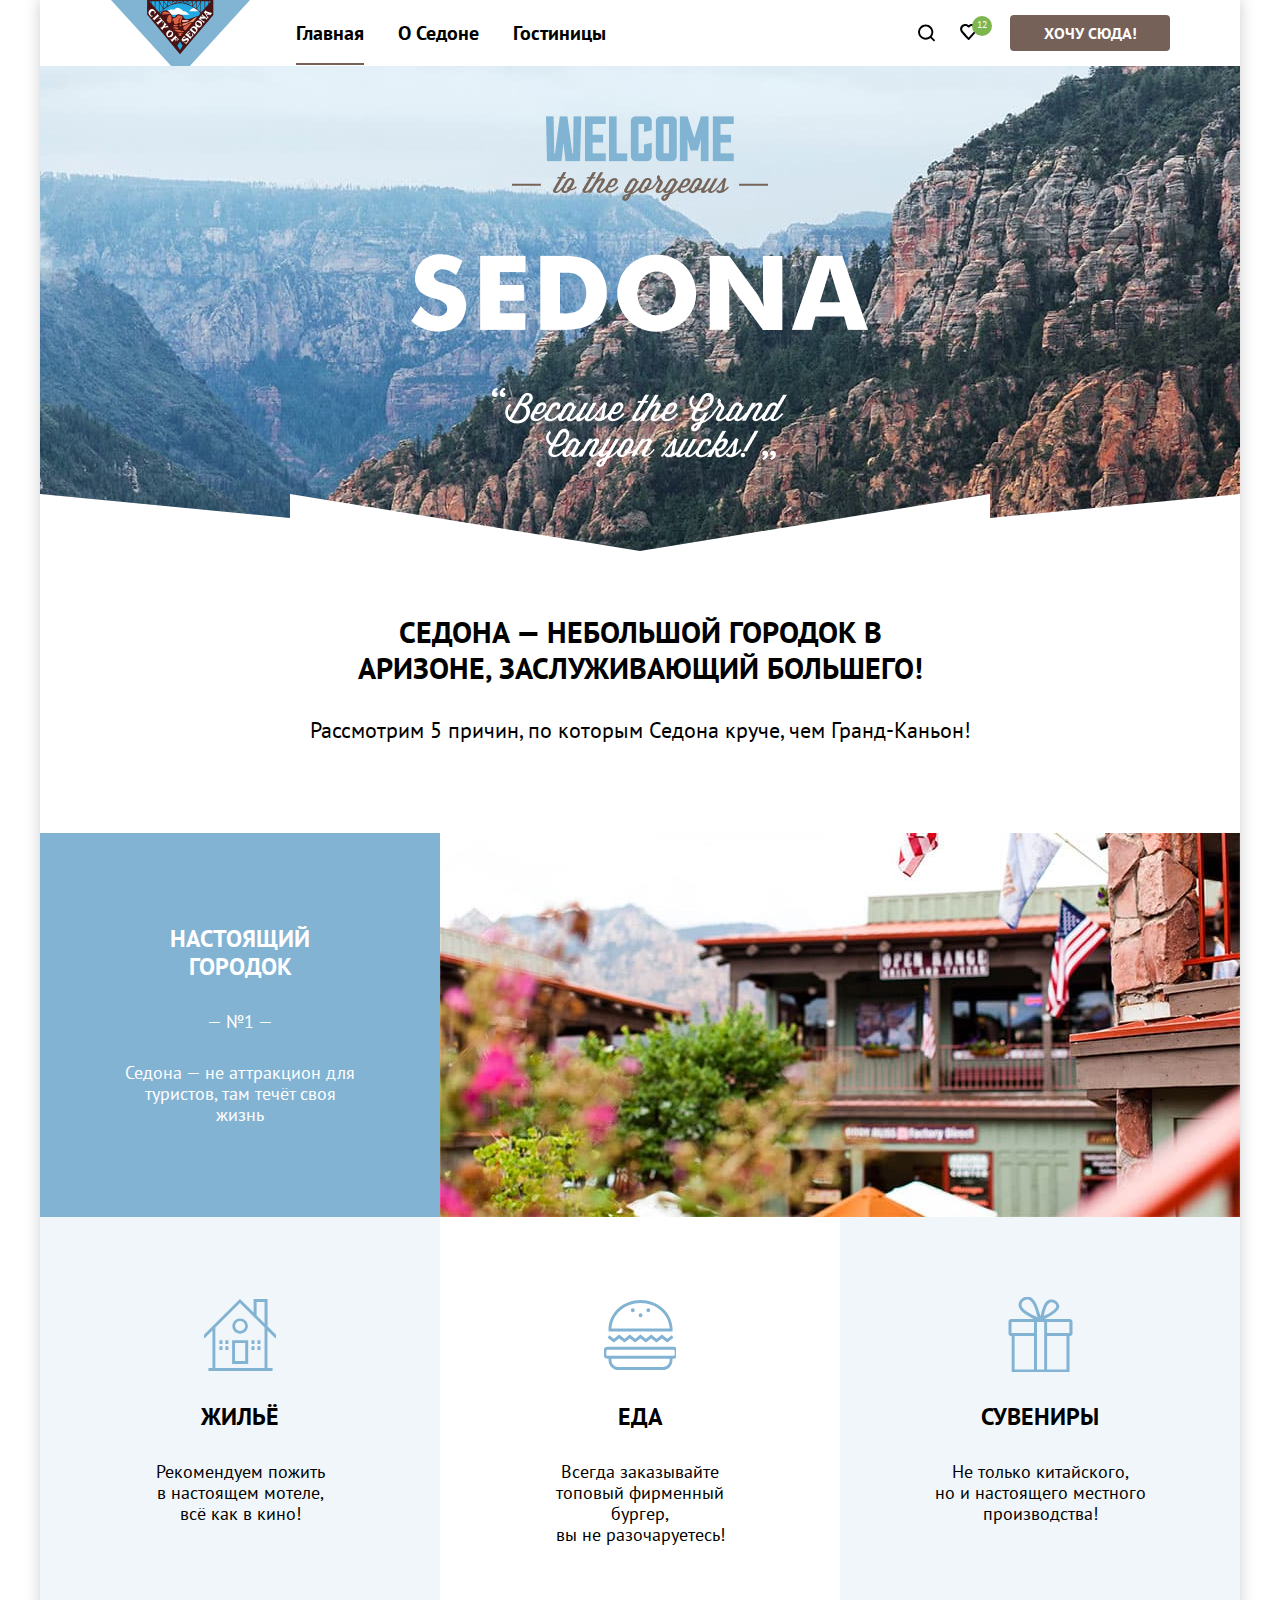
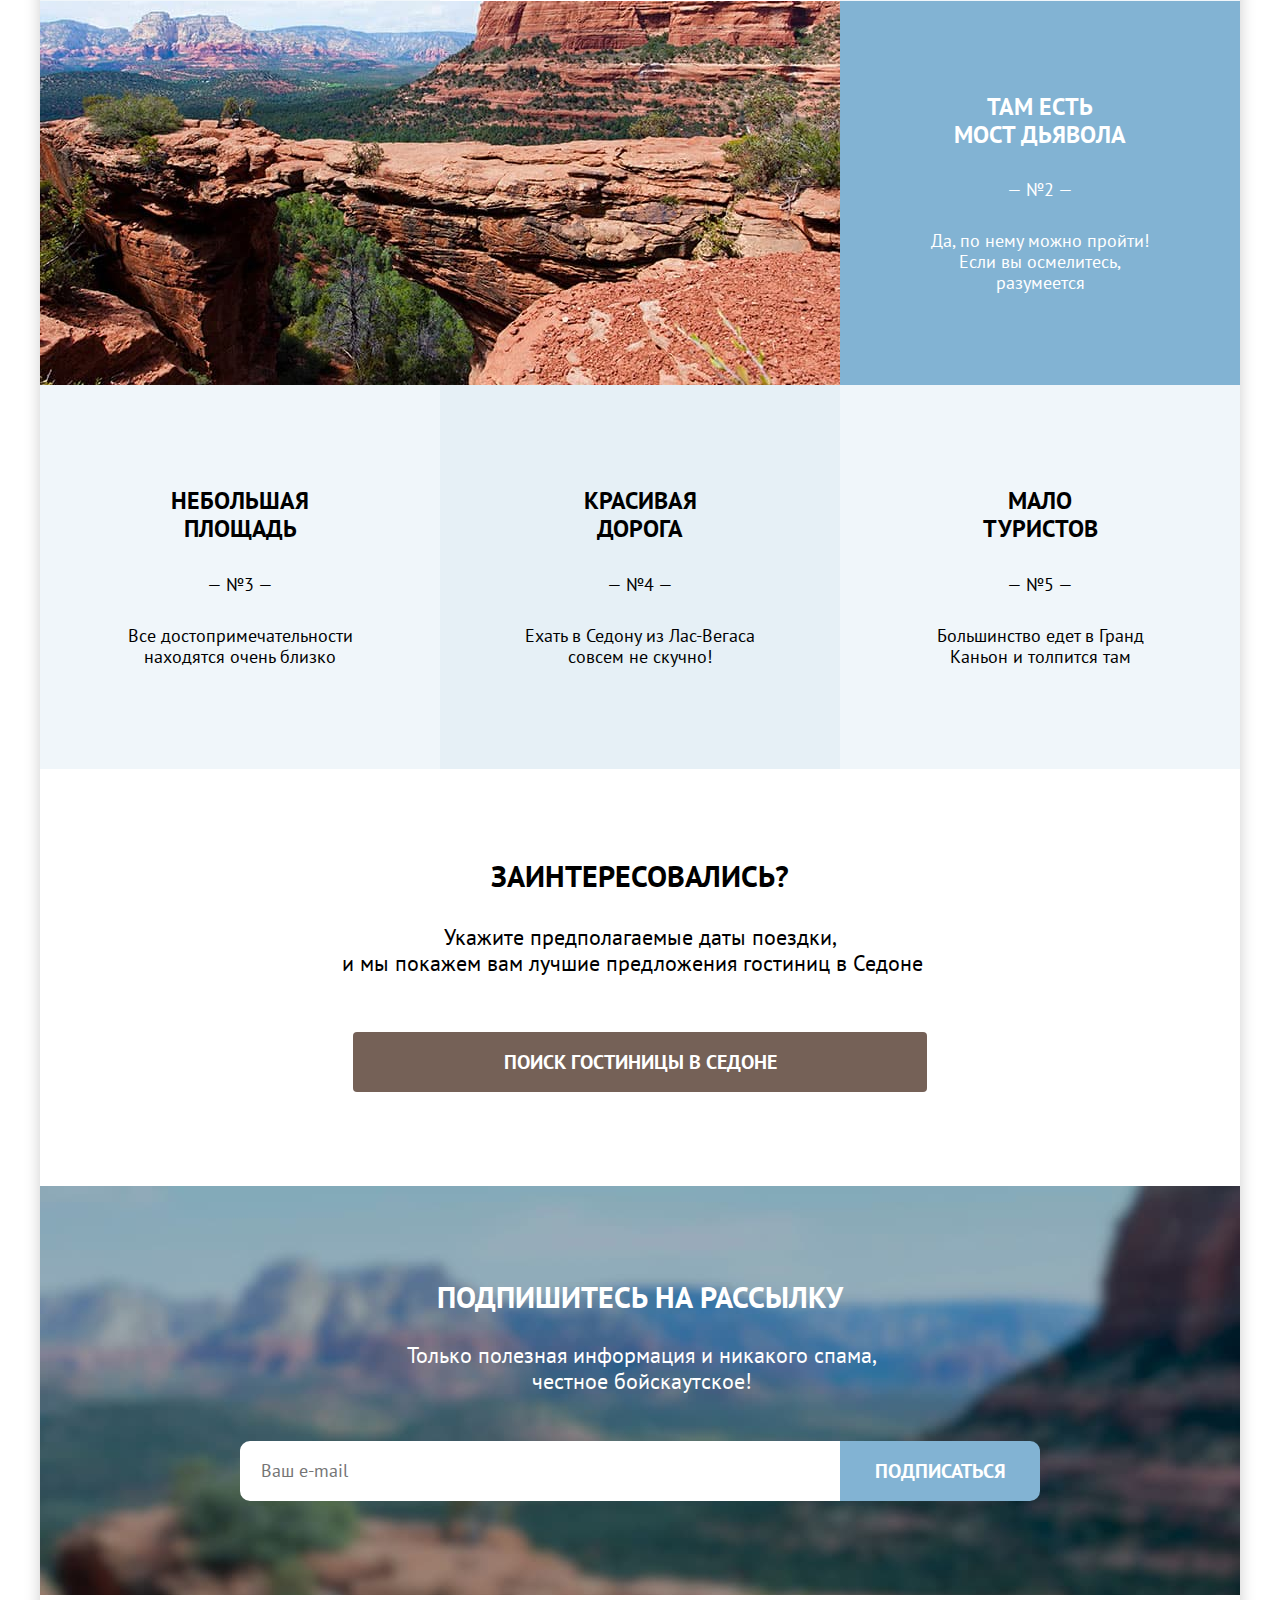
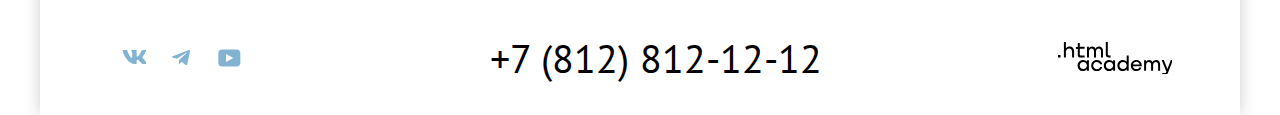
<file: index.html>
<!DOCTYPE html>
<html lang="ru">

  <head>
    <meta charset="utf-8">
    <title>Седона</title>

    <link rel="stylesheet" href="styles/styles.css">

  </head>

  <body>
    <div class="wrapper">
      <header class="page-header">
        <nav class="navigation">
          <a class="navigation-logo" href="#">
            <img class="page-header-logo" alt="Логотип «Седона»." src="images/logo.svg" width="140" height="70">
          </a>
          <ul class="navigation-list">
            <li class="navigation-item">
              <a class="navigation-link navigation-link-current" href="#">Главная</a>
            </li>
            <li class="navigation-item">
              <a class="navigation-link" href="about.html">О Седоне</a>
            </li>
            <li class="navigation-item">
              <a class="navigation-link" href="catalog.html">Гостиницы</a>
            </li>
          </ul>
          <ul class="navigation-list navigation-user">
            <li class="navigation-item navigation-item-search">
              <a class="navigation-link navigation-search" href="#">
                <span class="visually-hidden">Поиск.</span>
              </a>
            </li>
            <li class="navigation-item navigation-item-favorite">
              <a class="navigation-link navigation-favorite" href="#">
                <span class="visually-hidden">Избранное.</span>
              </a>
              <span class="navigation-favorite-circle">12</span>
            </li>
            <li class="navigation-item navigation-button-link">
              <a class="navigation-link button navigation-item-button" href="#">Хочу сюда!</a>
            </li>
          </ul>
        </nav>
      </header>

      <main class="main-container main-index">

        <section class="welcome">
          <h1 class="visually-hidden">«Седона».</h1>
          <img class="welcome-text" src="images/welcome.png" alt="Добро пожаловать на сайт «Седона»." width="458"
            height="352">
          <svg class="welcome-graphic-element" width="1200" height="57" viewBox="0 0 1200 57" fill="none"
            xmlns="http://www.w3.org/2000/svg">
            <path d="M0 57V0L250 24V0L600 57L950 0V24L1200 0V57H0Z" fill="white" />
          </svg>

        </section>

        <section class="welcome-subtitle">
          <h2 class="welcome-subtitle-title">Седона — небольшой городок в Аризоне, заслуживающий большего!</h2>
          <p class="welcome-subtitle-description">Рассмотрим 5 причин, по которым Седона круче, чем Гранд-Каньон!</p>
        </section>

        <section class="advantages">
          <ol class="advantages-list">


            <li class="advantages-item-white-words">
              <div class="city-advantage-container">
                <h3 class="advantages-title advantages-title-two-words">Настоящий городок</h3>
                <p class="advantages-description">— №1 —</p>
                <p class="advantages-description">Седона — не аттракцион для туристов, там течёт своя жизнь</p>
              </div>

              <img class="advantages-item-photo" alt="Красивая веранда в городе Седона."
                src="images/advantages-item-photo-1.jpg" width="800" height="384">

            </li>


            <li class="advantages-item-black-words">
              <ul class="advantages-item-black-words">

                <li class="advantages-item-black-words-list advantages-background-light-blue">
                  <span class="advantages-icons advantages-home"></span>
                  <h3 class="advantages-title advantages-title-with-icons">Жильё</h3>
                  <p class="advantages-description advantages-description-with-icons">Рекомендуем пожить <br> в
                    настоящем
                    мотеле,<br> всё как в кино!</p>
                </li>

                <li class="advantages-item-black-words-list">
                  <span class="advantages-icons advantages-burger"></span>
                  <h3 class="advantages-title">Еда</h3>
                  <p class="advantages-description">Всегда заказывайте<br> топовый фирменный бургер,<br> вы не
                    разочаруетесь!
                  </p>
                </li>

                <li class="advantages-item-black-words-list advantages-background-light-blue">
                  <span class="advantages-icons advantages-gift"></span>
                  <h3 class="advantages-title">Сувениры</h3>
                  <p class="advantages-description">Не только китайского,<br> но и настоящего местного<br> производства!
                  </p>
                </li>
              </ul>
            </li>

            <li class="advantages-item-white-words">

              <img class="advantages-item-photo" alt="Узкий опасный мост." src="images/advantages-item-photo-2.jpg"
                width="800" height="384">

              <div class="advantages-item-bridge">
                <h3 class="advantages-title advantages-title-two-words">Там есть мост дьявола</h3>
                <p class="advantages-description">— №2 —</p>
                <p class="advantages-description">Да, по нему можно пройти! Если вы осмелитесь, разумеется</p>
              </div>
            </li>

            <li class="advantages-item-black-words-list advantages-background-light-blue">
              <h3 class="advantages-title advantages-title-two-words advantages-title-last-group">Небольшая площадь</h3>
              <p class="advantages-description">— №3 —</p>
              <p class="advantages-description">Все достопримечательности находятся очень близко</p>
            </li>

            <li class="advantages-item-black-words-list advantages-background-dark-blue">
              <h3 class="advantages-title advantages-title-two-words advantages-title-last-group">Красивая<br>дорога
              </h3>
              <p class="advantages-description">— №4 —</p>
              <p class="advantages-description">Ехать в Седону из Лас-Вегаса совсем не скучно!</p>
            </li>

            <li class="advantages-item-black-words-list advantages-background-light-blue">
              <h3 class="advantages-title advantages-title-two-words advantages-title-last-group">Мало<br>туристов</h3>
              <p class="advantages-description">— №5 —</p>
              <p class="advantages-description">Большинство едет в Гранд Каньон и толпится там</p>
            </li>
          </ol>
        </section>

        <section class="search">
          <h2 class="search-title">Заинтересовались?</h2>
          <p class="search-description">Укажите предполагаемые даты поездки,</p>
          <p class="search-description">и мы покажем вам лучшие предложения гостиниц в Седоне</p>
          <a class="button search-button" href="#">Поиск гостиницы в Седоне</a>
        </section>

        <section class="subscribe">
          <h2 class="subscribe-title subscribe-title-in-main">Подпишитесь на рассылку</h2>
          <p class="subscribe-description">Только полезная информация и никакого спама, честное бойскаутское!</p>
          <form class="newsletter-form" action="https://echo.htmlacademy.ru/" method="post">
            <label for="newsletter-email" class="visually-hidden">Ваш e-mail.</label>
            <input class="field" placeholder="Ваш e-mail" type="email" name="newsletter-email" id="newsletter-email"
              required>
            <button class="button newsletter-button" type="submit">Подписаться</button>
          </form>
        </section>

      </main>

      <footer class="page-footer">
        <ul class="footer-social-list">
          <li class="footer-social-item">
            <a class="footer-button footer-vkontakte" href="#">
              <svg class="footer-button-image" width="24" height="18" viewBox="0 0 24 18" fill="none"
                xmlns="http://www.w3.org/2000/svg">
                <path fill-rule="evenodd" clip-rule="evenodd"
                  d="M24.116.948c.166-.546 0-.948-.795-.948h-2.625c-.668 0-.976.347-1.143.73 0 0-1.335 3.196-3.226 5.272-.612.602-.89.793-1.224.793-.167 0-.418-.191-.418-.738V.948c0-.656-.184-.948-.74-.948H9.817C9.4 0 9.15.304 9.15.593c0 .621.946.765 1.043 2.513v3.798c0 .833-.153.984-.487.984-.89 0-3.055-3.211-4.34-6.885C5.116.288 4.865 0 4.193 0H1.566c-.75 0-.9.347-.9.73 0 .682.89 4.07 4.145 8.551C6.981 12.341 10.036 14 12.82 14c1.67 0 1.875-.368 1.875-1.003v-2.313c0-.737.158-.884.687-.884.39 0 1.057.192 2.615 1.667C19.776 13.216 20.07 14 21.071 14h2.625c.75 0 1.126-.368.91-1.096-.238-.724-1.088-1.775-2.215-3.022-.612-.71-1.53-1.475-1.809-1.858-.389-.491-.278-.71 0-1.147 0 0 3.2-4.426 3.533-5.929h.001Z" />
              </svg>
              <span class="visually-hidden">ВКонтакте.</span>
            </a>
          </li>
          <li class="footer-social-item">
            <a class="footer-button footer-telegram" href="#">
              <svg class="footer-button-image" width="24" height="18" viewBox="0 0 24 18" fill="none"
                xmlns="http://www.w3.org/2000/svg">
                <path
                  d="M16.785.1.84 6.247C-.248 6.685-.24 7.292.64 7.563L4.735 8.84l9.472-5.976c.448-.273.857-.126.52.172L7.053 9.962H7.05h.002l-.283 4.22c.414 0 .597-.19.829-.413l1.988-1.934 4.136 3.055c.762.42 1.31.204 1.5-.706L17.938 1.39c.278-1.114-.425-1.619-1.153-1.29Z" />
              </svg>
              <span class="visually-hidden">Телеграм.</span>
            </a>
          </li>
          <li class="footer-social-item">
            <a class="footer-button footer-youtube" href="#">
              <svg class="footer-button-image" width="24" height="18" viewBox="0 0 24 18" fill="none"
                xmlns="http://www.w3.org/2000/svg">
                <path
                  d="M18.94.5H3.507C1.647.5.333 2.094.333 3.9v10.094c0 1.912 1.314 3.506 3.174 3.506H19.16c1.642 0 3.174-1.594 3.174-3.4V3.9C22.114 2.094 20.801.5 18.94.5ZM7.995 13.037V4.963L15.328 9l-7.333 4.037Z" />
              </svg>
              <span class="visually-hidden">Ютуб.</span>
            </a>
          </li>
        </ul>

        <a class="footer-phone" href="tel:+78128121212">+7 (812) 812-12-12</a>
        <p class="about-text">
          <a class="htmlacademy-link" href="https://htmlacademy.ru/">
            <svg class="htmlacademy-logo" width="114" height="32" viewBox="0 0 114 32" fill="none"
              xmlns="http://www.w3.org/2000/svg">
              <path
                d="M0 12.9v2.6h2.5v-2.6H0ZM11.6 4.5c-1.6 0-2.8.7-3.6 1.7h-.1V0h-2v15.5h2v-5.3c0-2.1 1.3-3.6 3.3-3.6 1.8 0 2.9 1.4 2.9 3.2v5.7h2V9.4c.1-3-1.8-4.9-4.5-4.9ZM26.6 4.8h-4.8V1.1h-2v3.8h-1.9v2h1.9v6c0 1.7 1 2.7 2.7 2.7h4.1v-2h-3.7c-.7 0-1.1-.4-1.1-1.1V6.8h4.8v-2ZM41.1 4.6c-1.6 0-2.9.8-3.5 2.1h-.1c-.6-1.2-1.8-2.1-3.4-2.1-1.4 0-2.5.8-3.1 1.8h-.1V4.8H29v10.6h2V10c0-2 1-3.5 2.6-3.5 1.5 0 2.4 1 2.4 2.6v6.3h2V9.8c0-2.4 1.4-3.3 2.6-3.3 1.5 0 2.4 1 2.4 2.6v6.3h2V8.9c.1-2.5-1.4-4.3-3.9-4.3ZM47.8 12.7c0 1.7 1 2.7 2.8 2.7h2v-2h-1.7c-.7 0-1.1-.4-1.1-1.1V0h-2v12.7ZM28.9 19.7c-.9-1.1-2.2-1.8-3.9-1.8-3.1 0-5.4 2.3-5.4 5.6s2.3 5.6 5.4 5.6c1.8 0 3-.8 3.8-1.9h.1v1.6h2V18.2h-2v1.5Zm-3.6 7.4c-2.2 0-3.6-1.6-3.6-3.6s1.4-3.6 3.6-3.6 3.6 1.6 3.6 3.6c0 1.9-1.4 3.6-3.6 3.6ZM44.2 22c-.5-2.4-2.6-4.1-5.4-4.1-3.4 0-5.6 2.5-5.6 5.6 0 3.1 2.2 5.6 5.6 5.6 2.8 0 4.9-1.8 5.4-4.2h-2.1c-.4 1.3-1.7 2.3-3.3 2.3-2.2 0-3.6-1.6-3.6-3.6s1.4-3.6 3.6-3.6c1.6 0 2.8 1 3.3 2.2h2.1V22ZM55.1 19.7c-.9-1.1-2.2-1.8-3.9-1.8-3.1 0-5.4 2.3-5.4 5.6s2.3 5.6 5.4 5.6c1.8 0 3-.8 3.8-1.9h.1v1.6h2V18.2h-2v1.5Zm-3.6 7.4c-2.2 0-3.6-1.6-3.6-3.6s1.4-3.6 3.6-3.6 3.6 1.6 3.6 3.6c0 1.9-1.5 3.6-3.6 3.6ZM68.7 19.8c-.9-1.1-2.2-1.9-3.9-1.9-3.1 0-5.4 2.3-5.4 5.6s2.2 5.6 5.4 5.6c1.7 0 3-.8 3.8-1.8h.1v1.5h2V13.4h-2v6.4Zm-3.6 7.3c-2.2 0-3.6-1.6-3.6-3.6s1.4-3.6 3.6-3.6 3.6 1.6 3.6 3.6c-.1 2-1.5 3.6-3.6 3.6ZM78.3 17.9c-3.3 0-5.5 2.5-5.5 5.6 0 3 2.1 5.6 5.5 5.6 2.5 0 4.5-1.3 5.2-3.6h-2.1c-.5 1-1.6 1.6-3 1.6-1.9 0-3.3-1.3-3.4-2.9h8.8c.2-3.6-2-6.3-5.5-6.3Zm0 1.9c1.7 0 3 1 3.3 2.6h-6.5c.3-1.5 1.5-2.6 3.2-2.6ZM98.2 17.9c-1.6 0-2.9.8-3.6 2h-.1c-.6-1.2-1.8-2-3.4-2-1.4 0-2.5.7-3.1 1.8v-1.5h-1.9v10.6h2v-5.4c0-2 1-3.4 2.6-3.5 1.5 0 2.4 1 2.4 2.6v6.3h2v-5.6c0-2.4 1.4-3.3 2.6-3.3 1.5 0 2.4 1 2.4 2.6v6.3h2v-6.5c.1-2.6-1.4-4.4-3.9-4.4ZM109.4 27l-3.6-8.9h-2.2l4.8 11.6c-.3.9-.7 1.2-1.7 1.2h-2.5v2h2.5c1.8 0 2.8-.8 3.5-2.6l4.7-12.2h-2.1l-3.4 8.9Z" />
            </svg>
            <span class="visually-hidden">Логотип HTML Academy.</span>
          </a>
        </p>

      </footer>

      <div class="modal-container">
        <div class="modal-popup">
          <button class="modal-close-button" type="button">
            <span class="visually-hidden">Закрыть.</span>
            <svg class="modal-close-button-item" width="13" height="13" viewBox="0 0 13 13" fill="none"
              xmlns="http://www.w3.org/2000/svg">
              <path
                d="M13 1.2L11.8 0L6.5 5.3L1.2 0L0 1.2L5.3 6.5L0 11.8L1.2 13L6.5 7.7L11.8 13L13 11.8L7.7 6.5L13 1.2Z" />
            </svg>
          </button>
          <section class="modal-content">
            <h2 class="modal-title">Поиск гостиницы в Седоне</h2>

            <form class="modal-form" action="https://echo.htmlacademy.ru/" method="get">
              <label class="field-group field-text" for="arrival-date">Дата Заезда:</label>
              <p class="field-group">
                <span class="visually-hidden">Укажите дату.</span>
                <input class="date-form-field date-form-arrival" type="text" id="arrival-date" name="arrival-date"
                  value="27 апреля 2020" required>

                <svg class="date-form-calendar" width="15" height="15" viewBox="0 0 15 15" fill="none"
                  xmlns="http://www.w3.org/2000/svg">
                  <path d="M5.5 10C5.8 10 6 9.8 6 9.5C6 9.2 5.8 9 5.5 9C5.2 9 5 9.2 5 9.5C5 9.8 5.2 10 5.5 10Z"
                    fill="black" />
                  <path
                    d="M14 2H12V0H11V2H4V0H3V2H1C0.4 2 0 2.4 0 3V6V7V14C0 14.5 0.4 15 1 15H14C14.5 15 15 14.5 15 14V7V6V3C15 2.4 14.5 2 14 2ZM14 14H1V7H14V14ZM1 6V3H3V5H4V3H11V5H12V3H14V6H1Z"
                    fill="black" />
                  <path d="M7.5 10C7.8 10 8 9.8 8 9.5C8 9.2 7.8 9 7.5 9C7.2 9 7 9.2 7 9.5C7 9.8 7.2 10 7.5 10Z"
                    fill="black" />
                  <path d="M9.5 10C9.8 10 10 9.8 10 9.5C10 9.2 9.8 9 9.5 9C9.2 9 9 9.2 9 9.5C9 9.8 9.2 10 9.5 10Z"
                    fill="black" />
                  <path d="M5.5 11C5.2 11 5 11.2 5 11.5C5 11.8 5.2 12 5.5 12C5.8 12 6 11.8 6 11.5C6 11.2 5.8 11 5.5 11Z"
                    fill="black" />
                  <path d="M3.5 10C3.8 10 4 9.8 4 9.5C4 9.2 3.8 9 3.5 9C3.2 9 3 9.2 3 9.5C3 9.8 3.2 10 3.5 10Z"
                    fill="black" />
                  <path d="M3.5 11C3.2 11 3 11.2 3 11.5C3 11.8 3.2 12 3.5 12C3.8 12 4 11.8 4 11.5C4 11.2 3.8 11 3.5 11Z"
                    fill="black" />
                  <path d="M7.5 11C7.2 11 7 11.2 7 11.5C7 11.8 7.2 12 7.5 12C7.8 12 8 11.8 8 11.5C8 11.2 7.8 11 7.5 11Z"
                    fill="black" />
                  <path
                    d="M9.5 11C9.2 11 9 11.2 9 11.5C9 11.8 9.2 12 9.5 12C9.8 12 10 11.8 10 11.5C10 11.2 9.8 11 9.5 11Z"
                    fill="black" />
                  <path
                    d="M11.5 10C11.8 10 12 9.8 12 9.5C12 9.2 11.8 9 11.5 9C11.2 9 11 9.2 11 9.5C11 9.8 11.2 10 11.5 10Z"
                    fill="black" />
                  <path
                    d="M11.5 11C11.2 11 11 11.2 11 11.5C11 11.8 11.2 12 11.5 12C11.8 12 12 11.8 12 11.5C12 11.2 11.8 11 11.5 11Z"
                    fill="black" />
                </svg>
                <span class="visually-hidden">Календарь.</span>
                <span class="date-form-error">Мы не можем отправить вас в прошлое</span>

              </p>
              <label class="field-group field-text" for="departure-date">Дата Выезда:</label>
              <p class="field-group">
                <span class="visually-hidden">Укажите дату.</span>
                <input class="date-form-field" type="text" id="departure-date" name="departure-date"
                  value="1 сентября 2021" required>
                <svg class="date-form-calendar" width="15" height="15" viewBox="0 0 15 15" fill="none"
                  xmlns="http://www.w3.org/2000/svg">
                  <path d="M5.5 10C5.8 10 6 9.8 6 9.5C6 9.2 5.8 9 5.5 9C5.2 9 5 9.2 5 9.5C5 9.8 5.2 10 5.5 10Z"
                    fill="black" />
                  <path
                    d="M14 2H12V0H11V2H4V0H3V2H1C0.4 2 0 2.4 0 3V6V7V14C0 14.5 0.4 15 1 15H14C14.5 15 15 14.5 15 14V7V6V3C15 2.4 14.5 2 14 2ZM14 14H1V7H14V14ZM1 6V3H3V5H4V3H11V5H12V3H14V6H1Z"
                    fill="black" />
                  <path d="M7.5 10C7.8 10 8 9.8 8 9.5C8 9.2 7.8 9 7.5 9C7.2 9 7 9.2 7 9.5C7 9.8 7.2 10 7.5 10Z"
                    fill="black" />
                  <path d="M9.5 10C9.8 10 10 9.8 10 9.5C10 9.2 9.8 9 9.5 9C9.2 9 9 9.2 9 9.5C9 9.8 9.2 10 9.5 10Z"
                    fill="black" />
                  <path d="M5.5 11C5.2 11 5 11.2 5 11.5C5 11.8 5.2 12 5.5 12C5.8 12 6 11.8 6 11.5C6 11.2 5.8 11 5.5 11Z"
                    fill="black" />
                  <path d="M3.5 10C3.8 10 4 9.8 4 9.5C4 9.2 3.8 9 3.5 9C3.2 9 3 9.2 3 9.5C3 9.8 3.2 10 3.5 10Z"
                    fill="black" />
                  <path d="M3.5 11C3.2 11 3 11.2 3 11.5C3 11.8 3.2 12 3.5 12C3.8 12 4 11.8 4 11.5C4 11.2 3.8 11 3.5 11Z"
                    fill="black" />
                  <path d="M7.5 11C7.2 11 7 11.2 7 11.5C7 11.8 7.2 12 7.5 12C7.8 12 8 11.8 8 11.5C8 11.2 7.8 11 7.5 11Z"
                    fill="black" />
                  <path
                    d="M9.5 11C9.2 11 9 11.2 9 11.5C9 11.8 9.2 12 9.5 12C9.8 12 10 11.8 10 11.5C10 11.2 9.8 11 9.5 11Z"
                    fill="black" />
                  <path
                    d="M11.5 10C11.8 10 12 9.8 12 9.5C12 9.2 11.8 9 11.5 9C11.2 9 11 9.2 11 9.5C11 9.8 11.2 10 11.5 10Z"
                    fill="black" />
                  <path
                    d="M11.5 11C11.2 11 11 11.2 11 11.5C11 11.8 11.2 12 11.5 12C11.8 12 12 11.8 12 11.5C12 11.2 11.8 11 11.5 11Z"
                    fill="black" />
                </svg>
                <span class="visually-hidden">Календарь.</span>
                <span class="date-form-approve">На эти даты есть свободные номера. Пока есть.</span>

              </p>

              <div class="field-command field-command-adult">
                <label class="field-command field-text" for="quantity-adults">Взрослые:</label>
              </div>

              <div class="field-command-wrapper">
                <div class="field-command-item">
                  <button class="field-command-decrease field-command-button" type="button">
                    <svg class="field-mark field-decrease" width="13" height="1" viewBox="0 0 13 1" fill="none"
                      xmlns="http://www.w3.org/2000/svg">
                      <path opacity="0.3" d="M0 0L0 1L13 1V0L0 0Z" />
                    </svg>
                    <span class="visually-hidden">Уменьшить.</span>

                  </button>
                  <span class="quantity">
                    <input type="text" class="quantity-item" id="quantity-adults" name="quantity-adults" value="2">
                  </span>

                  <button class="field-command-increase field-command-button" type="button">
                    <svg class="field-mark field-increase" width="13" height="13" viewBox="0 0 13 13" fill="none"
                      xmlns="http://www.w3.org/2000/svg">
                      <path d="M13 6H7V0H6V6H0V7H6V13H7V7H13V6Z" />
                    </svg>
                    <span class="visually-hidden">Увеличить.</span>
                  </button>
                </div>

                <div class="field-command field-command-children">
                  <label class="field-command field-text" for="quantity-children">Дети:</label>
                  <span class="field-command-prompt">!</span>
                  <span class="field-prompt-information">Укажите количество детей, <br> которые будут с вами,
                    возраст<br> которых от 6 до 18 лет. Дети<br> до 6 лет размещаются<br> бесплатно.</span>
                  <span class="field-prompt-triangle"></span>

                  <div class="field-command-item field-children-wrapper">
                    <button class="field-command-decrease field-command-button" type="button">
                      <svg class="field-mark field-decrease" width="13" height="1" viewBox="0 0 13 1" fill="none"
                        xmlns="http://www.w3.org/2000/svg">
                        <path opacity="0.3" d="M0 0L0 1L13 1V0L0 0Z" />
                      </svg>
                      <span class="visually-hidden">Уменьшить.</span>
                    </button>
                    <span class="quantity">
                      <input type="text" class="quantity-item" id="quantity-children" name="quantity-children"
                        value="1">
                    </span>

                    <button class="field-command-increase field-command-button" type="button">
                      <svg class="field-mark field-increase" width="13" height="13" viewBox="0 0 13 13" fill="none"
                        xmlns="http://www.w3.org/2000/svg">
                        <path d="M13 6H7V0H6V6H0V7H6V13H7V7H13V6Z" />
                      </svg>
                      <span class="visually-hidden">Увеличить.</span>
                    </button>
                  </div>

                </div>
              </div>
              <button class="button modal-button" type="submit">Найти</button>
            </form>

          </section>
        </div>
      </div>

    </div>
  </body>

</html>
</file>
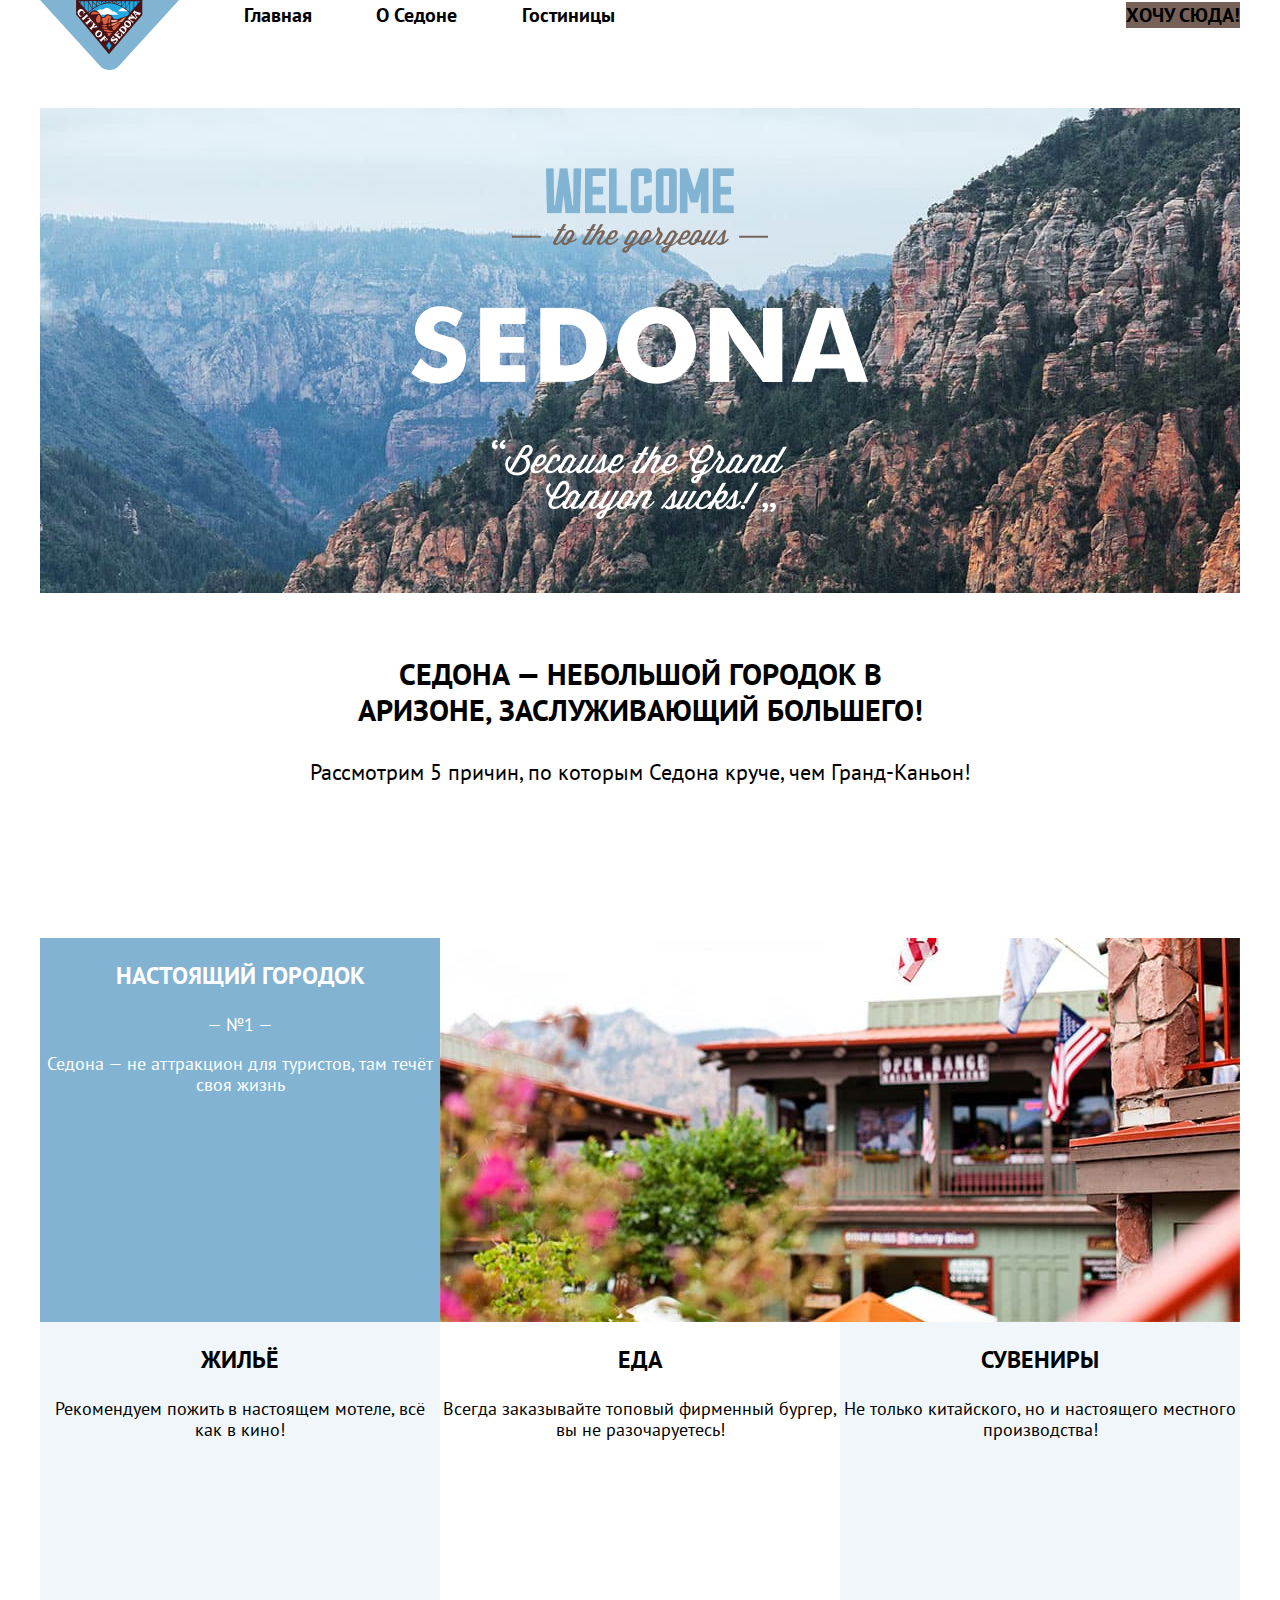
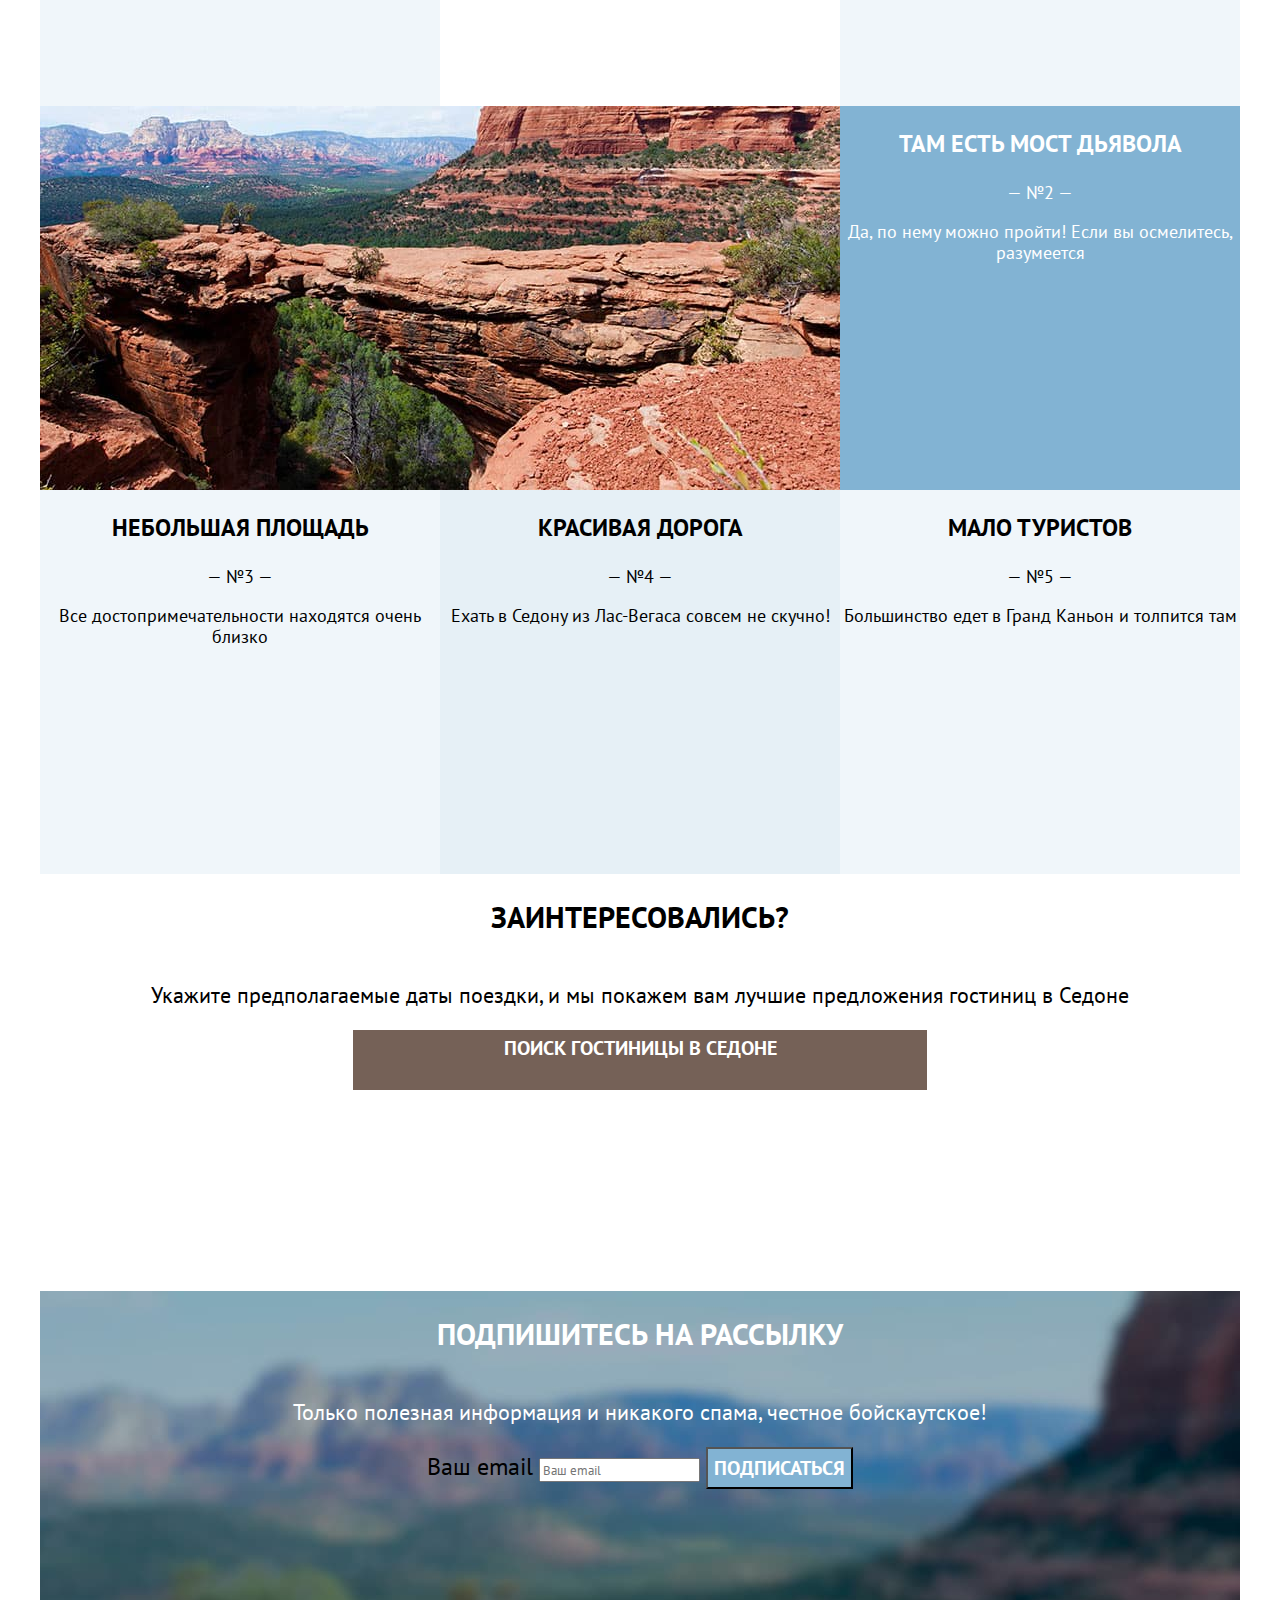
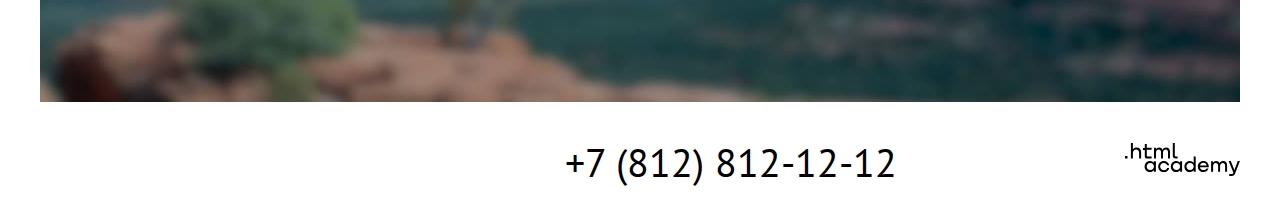
<file: 5/index.html>
<!DOCTYPE html>
<html lang="ru">

  <head>
    <meta charset="utf-8">
    <title>Седона</title>

    <link rel="stylesheet" href="styles/styles.css">

    <base href="https://htmlacademy-htmlcss.github.io/2086459-sedona-34/5/">
</head>

  <body>
    <div class="wrapper">
      <header class="page-header">
        <nav class="navigation">
          <a class="navigation-logo" href="#">
            <img class="page-header-logo" alt="Логотип «Седона»." src="images/logo.svg" width="139" height="70">
          </a>
          <ul class="navigation-list">
            <li class="navigation-item">
              <a class="navigation-link" href="#">Главная</a>
            </li>
            <li class="navigation-item">
              <a class="navigation-link" href="about.html">О Седоне</a>
            </li>
            <li class="navigation-item">
              <a class="navigation-link" href="catalog.html">Гостиницы</a>
            </li>
          </ul>
          <ul class="navigation-list navigation-user">
            <li class="navigation-item">
              <a class="navigation-link" href="#">
                <span class="visually-hidden">Поиск</span>
              </a>
            </li>
            <li class="navigation-item">
              <a class="navigation-link" href="#">
                <span class="visually-hidden">Избранное</span>
              </a>
            </li>
            <li class="navigation-item">
              <a class="navigation-link button" href="#">Хочу сюда!</a>
            </li>
          </ul>
        </nav>
      </header>

      <main class="main-container main-index">

        <section class="welcome">
          <h1 class="visually-hidden">«Седона»</h1>
          <img class="welcome-text" src="images/welcome.png" alt="Добро пожаловать на сайт «Седона»." width="458"
            height="352">
        </section>

        <section class="welcome-subtitle">
          <h2 class="welcome-subtitle-title">Седона — небольшой городок в Аризоне, заслуживающий большего!</h2>
          <p class="welcome-subtitle-description">Рассмотрим 5 причин, по которым Седона круче, чем Гранд-Каньон!</p>
        </section>

        <section class="advantages">
          <ol class="advantages-list">


            <li class="advantages-item-white-words">
              <div class="city-advantage-container">
                <h3 class="advantages-title">Настоящий городок</h3>
                <p class="advantages-description">— №1 —</p>
                <p class="advantages-description">Седона — не аттракцион для туристов, там течёт своя жизнь</p>
              </div>

              <img class="advantages-item-foto" alt="Красивая веранда в городе Седона"
                src="images/advantages-item-foto-1.jpg" width="800" height="384">

            </li>


            <li class="advantages-item-black-words">
              <ul class="advantages-item-black-words">

                <li class="advantages-item-black-words-list advantages-background-light-blue">
                  <h3 class="advantages-title">Жильё</h3>
                  <p class="advantages-description">Рекомендуем пожить в настоящем мотеле, всё как в кино!</p>
                </li>

                <li class="advantages-item-black-words-list">
                  <h3 class="advantages-title">Еда</h3>
                  <p class="advantages-description">Всегда заказывайте топовый фирменный бургер, вы не разочаруетесь!
                  </p>
                </li>

                <li class="advantages-item-black-words-list advantages-background-light-blue">
                  <h3 class="advantages-title">Сувениры</h3>
                  <p class="advantages-description">Не только китайского, но и настоящего местного производства!</p>
                </li>
              </ul>
            </li>



            <li class="advantages-item-white-words">

              <img class="advantages-item-foto" alt="Узкий опасный мост" src="images/advantages-item-foto-2.jpg"
                width="800" height="384">

              <div class="advantages-item-bridge">
                <h3 class="advantages-title">Там есть мост дьявола</h3>
                <p class="advantages-description">— №2 —</p>
                <p class="advantages-description">Да, по нему можно пройти! Если вы осмелитесь, разумеется</p>
              </div>
            </li>

            <li class="advantages-item-black-words-list advantages-background-light-blue">
              <h3 class="advantages-title">Небольшая площадь</h3>
              <p class="advantages-description">— №3 —</p>
              <p class="advantages-description">Все достопримечательности находятся очень близко</p>
            </li>

            <li class="advantages-item-black-words-list advantages-background-dark-blue">
              <h3 class="advantages-title">Красивая дорога</h3>
              <p class="advantages-description">— №4 —</p>
              <p class="advantages-description">Ехать в Седону из Лас-Вегаса совсем не скучно!</p>
            </li>

            <li class="advantages-item-black-words-list advantages-background-light-blue">
              <h3 class="advantages-title">Мало туристов</h3>
              <p class="advantages-description">— №5 —</p>
              <p class="advantages-description">Большинство едет в Гранд Каньон и толпится там</p>
            </li>
          </ol>
        </section>

        <section class="search">
          <h2 class="search-title">Заинтересовались?</h2>
          <p class="search-description">Укажите предполагаемые даты поездки, и мы покажем вам лучшие предложения
            гостиниц
            в
            Седоне</p>
          <a class="button search-button" href="#">Поиск гостиницы в Седоне</a>
        </section>

        <section class="subscribe">
          <h2 class="subscribe-title">Подпишитесь на рассылку</h2>
          <p class="subscribe-description">Только полезная информация и никакого спама, честное бойскаутское!</p>
          <form class="newsletter-form" action="https://echo.htmlacademy.ru/" method="post">
            <label for="newsletter-email">Ваш email</label>
            <input class="field" placeholder="Ваш email" type="email" name="newsletter-email" id="newsletter-email"
              required>
            <button class="button newsletter-button" type="submit">Подписаться</button>
          </form>
        </section>

      </main>

      <footer class="page-footer">
        <ul class="footer-social-list">
          <li class="footer-social-item">
            <a class="footer-button" href="#">
              <span class="visually-hidden">ВКонтакте</span>
            </a>
          </li>
          <li class="footer-social-item">
            <a class="footer-button" href="#">
              <span class="visually-hidden">Телеграм</span>
            </a>
          </li>
          <li class="footer-social-item">
            <a class="footer-button" href="#">
              <span class="visually-hidden">Ютуб</span>
            </a>
          </li>
        </ul>

        <a class="footer-phone" href="tel:+78128121212">+7 (812) 812-12-12</a>
        <p class="about-text">
          <a class="htmlacademy-link" href="https://htmlacademy.ru/">
            <img class="htmlacademy-logo" alt="Логотип «HTML Academy»." src="images/htmlacademy-logo.svg" width="115"
              height="33">
          </a>
        </p>

      </footer>
    </div>
  </body>

</html>
</file>
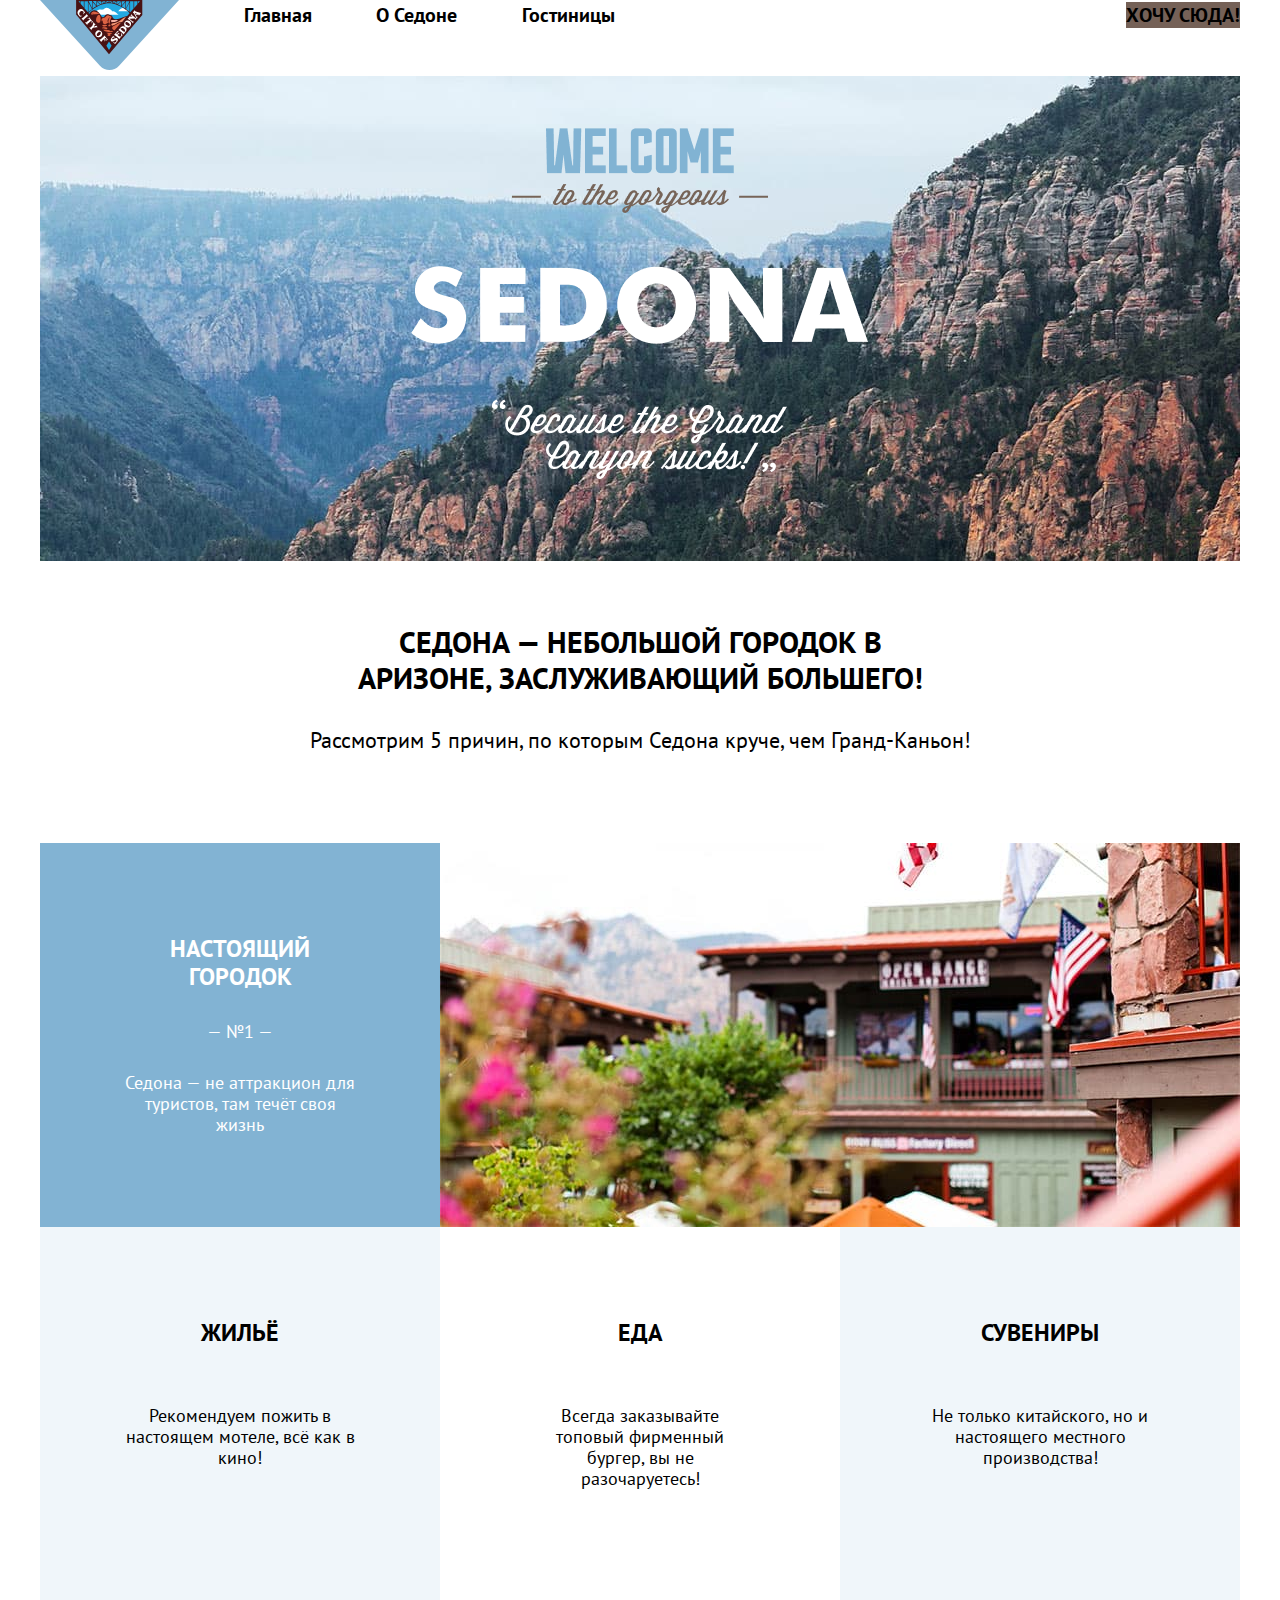
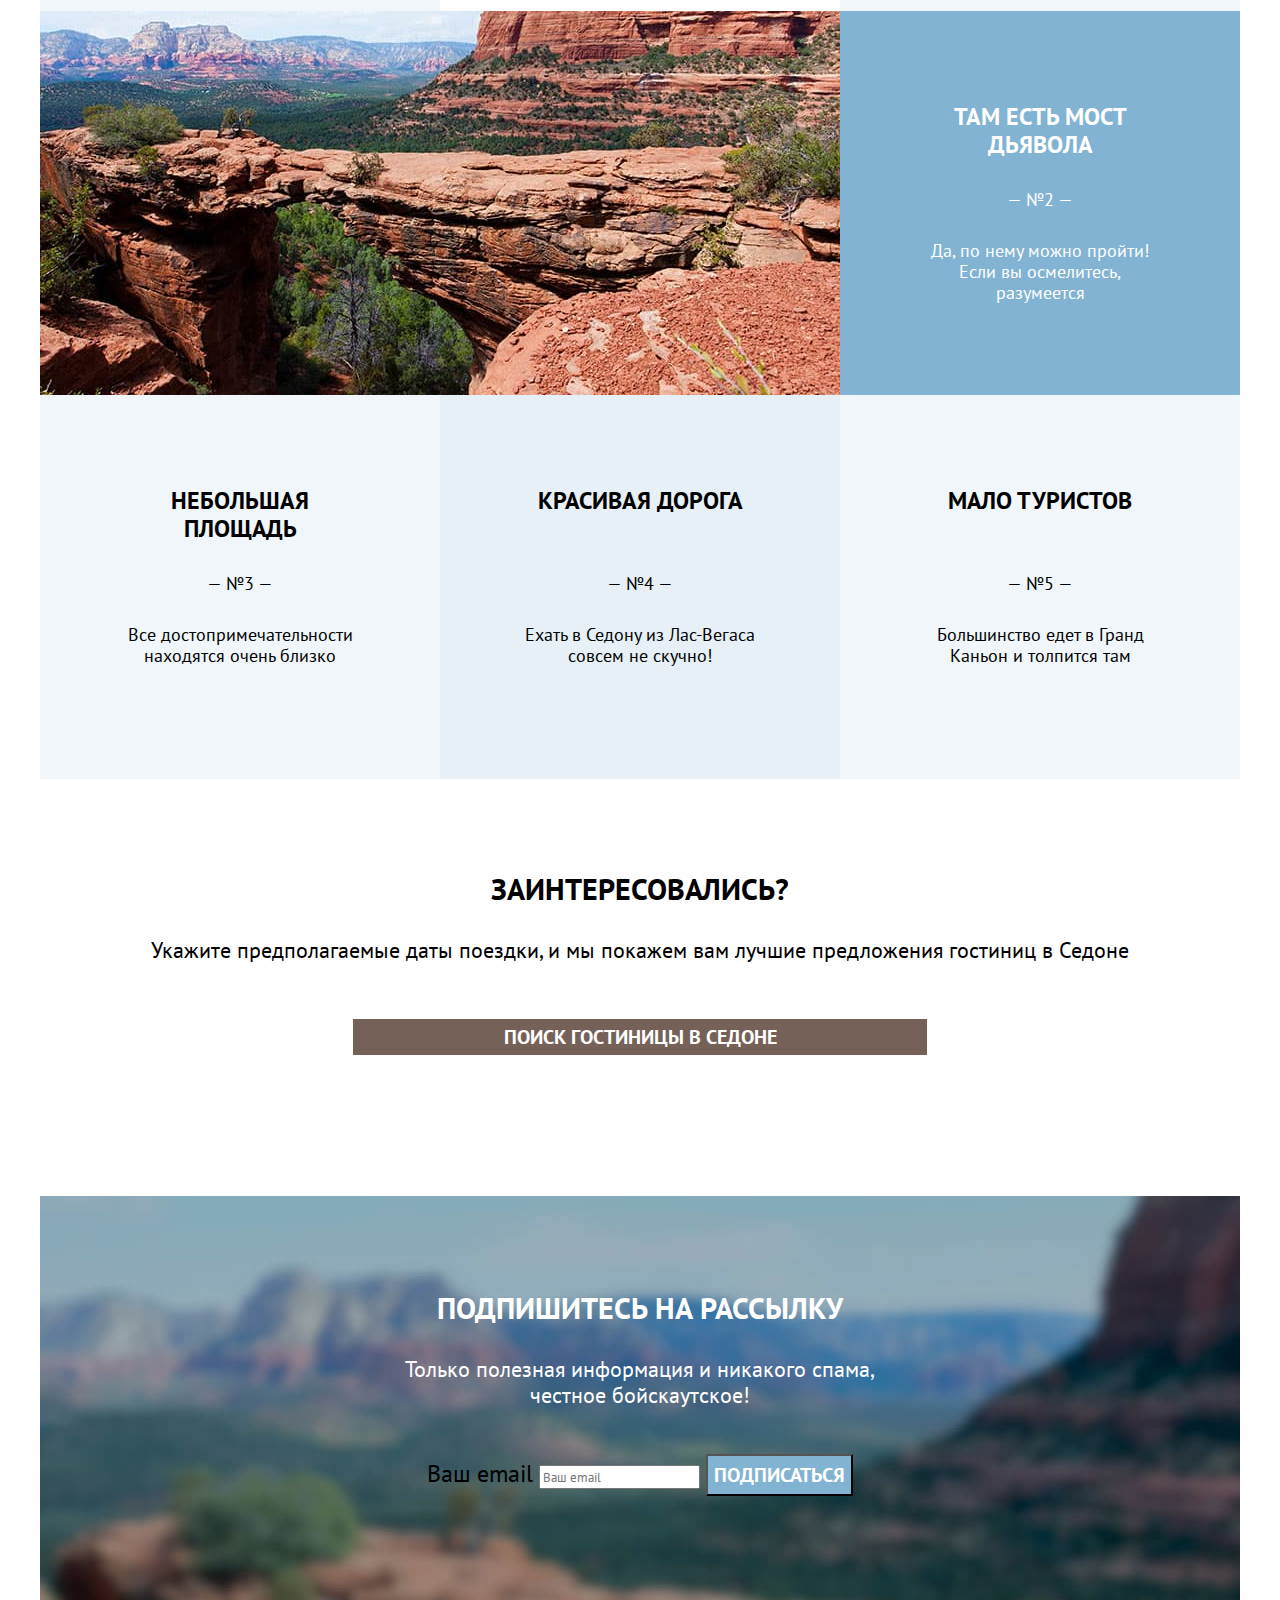
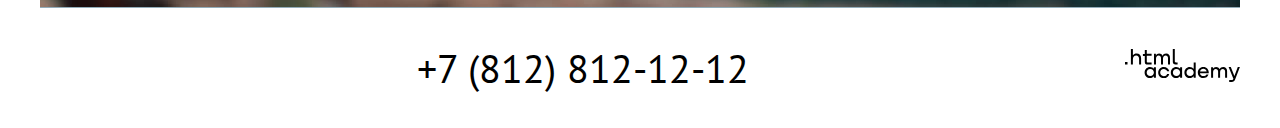
<file: 6/index.html>
<!DOCTYPE html>
<html lang="ru">

  <head>
    <meta charset="utf-8">
    <title>Седона</title>

    <link rel="stylesheet" href="styles/styles.css">

    <base href="https://htmlacademy-htmlcss.github.io/2086459-sedona-34/6/">
</head>

  <body>
    <div class="wrapper">
      <header class="page-header">
        <nav class="navigation">
          <a class="navigation-logo" href="#">
            <img class="page-header-logo" alt="Логотип «Седона»." src="images/logo.svg" width="139" height="70">
          </a>
          <ul class="navigation-list">
            <li class="navigation-item">
              <a class="navigation-link" href="#">Главная</a>
            </li>
            <li class="navigation-item">
              <a class="navigation-link" href="about.html">О Седоне</a>
            </li>
            <li class="navigation-item">
              <a class="navigation-link" href="catalog.html">Гостиницы</a>
            </li>
          </ul>
          <ul class="navigation-list navigation-user">
            <li class="navigation-item">
              <a class="navigation-link" href="#">
                <span class="visually-hidden">Поиск</span>
              </a>
            </li>
            <li class="navigation-item">
              <a class="navigation-link" href="#">
                <span class="visually-hidden">Избранное</span>
              </a>
            </li>
            <li class="navigation-item">
              <a class="navigation-link button" href="#">Хочу сюда!</a>
            </li>
          </ul>
        </nav>
      </header>

      <main class="main-container main-index">

        <section class="welcome">
          <h1 class="visually-hidden">«Седона»</h1>
          <img class="welcome-text" src="images/welcome.png" alt="Добро пожаловать на сайт «Седона»." width="458"
            height="352">
        </section>

        <section class="welcome-subtitle">
          <h2 class="welcome-subtitle-title">Седона — небольшой городок в Аризоне, заслуживающий большего!</h2>
          <p class="welcome-subtitle-description">Рассмотрим 5 причин, по которым Седона круче, чем Гранд-Каньон!</p>
        </section>

        <section class="advantages">
          <ol class="advantages-list">


            <li class="advantages-item-white-words">
              <div class="city-advantage-container">
                <h3 class="advantages-title">Настоящий городок</h3>
                <p class="advantages-description">— №1 —</p>
                <p class="advantages-description">Седона — не аттракцион для туристов, там течёт своя жизнь</p>
              </div>

              <img class="advantages-item-photo" alt="Красивая веранда в городе Седона"
                src="images/advantages-item-photo-1.jpg" width="800" height="384">

            </li>


            <li class="advantages-item-black-words">
              <ul class="advantages-item-black-words">

                <li class="advantages-item-black-words-list advantages-background-light-blue">
                  <h3 class="advantages-title">Жильё</h3>
                  <p class="advantages-description">Рекомендуем пожить в настоящем мотеле, всё как в кино!</p>
                </li>

                <li class="advantages-item-black-words-list">
                  <h3 class="advantages-title">Еда</h3>
                  <p class="advantages-description">Всегда заказывайте топовый фирменный бургер, вы не разочаруетесь!
                  </p>
                </li>

                <li class="advantages-item-black-words-list advantages-background-light-blue">
                  <h3 class="advantages-title">Сувениры</h3>
                  <p class="advantages-description">Не только китайского, но и настоящего местного производства!</p>
                </li>
              </ul>
            </li>



            <li class="advantages-item-white-words">

              <img class="advantages-item-photo" alt="Узкий опасный мост" src="images/advantages-item-photo-2.jpg"
                width="800" height="384">

              <div class="advantages-item-bridge">
                <h3 class="advantages-title">Там есть мост дьявола</h3>
                <p class="advantages-description">— №2 —</p>
                <p class="advantages-description">Да, по нему можно пройти! Если вы осмелитесь, разумеется</p>
              </div>
            </li>

            <li class="advantages-item-black-words-list advantages-background-light-blue">
              <h3 class="advantages-title">Небольшая площадь</h3>
              <p class="advantages-description">— №3 —</p>
              <p class="advantages-description">Все достопримечательности находятся очень близко</p>
            </li>

            <li class="advantages-item-black-words-list advantages-background-dark-blue">
              <h3 class="advantages-title">Красивая дорога</h3>
              <p class="advantages-description">— №4 —</p>
              <p class="advantages-description">Ехать в Седону из Лас-Вегаса совсем не скучно!</p>
            </li>

            <li class="advantages-item-black-words-list advantages-background-light-blue">
              <h3 class="advantages-title">Мало туристов</h3>
              <p class="advantages-description">— №5 —</p>
              <p class="advantages-description">Большинство едет в Гранд Каньон и толпится там</p>
            </li>
          </ol>
        </section>

        <section class="search">
          <h2 class="search-title">Заинтересовались?</h2>
          <p class="search-description">Укажите предполагаемые даты поездки, и мы покажем вам лучшие предложения
            гостиниц
            в
            Седоне</p>
          <a class="button search-button" href="#">Поиск гостиницы в Седоне</a>
        </section>

        <section class="subscribe">
          <h2 class="subscribe-title">Подпишитесь на рассылку</h2>
          <p class="subscribe-description">Только полезная информация и никакого спама, честное бойскаутское!</p>
          <form class="newsletter-form" action="https://echo.htmlacademy.ru/" method="post">
            <label for="newsletter-email">Ваш email</label>
            <input class="field" placeholder="Ваш email" type="email" name="newsletter-email" id="newsletter-email"
              required>
            <button class="button newsletter-button" type="submit">Подписаться</button>
          </form>
        </section>

      </main>

      <footer class="page-footer">
        <ul class="footer-social-list">
          <li class="footer-social-item">
            <a class="footer-button" href="#">
              <span class="visually-hidden">ВКонтакте</span>
            </a>
          </li>
          <li class="footer-social-item">
            <a class="footer-button" href="#">
              <span class="visually-hidden">Телеграм</span>
            </a>
          </li>
          <li class="footer-social-item">
            <a class="footer-button" href="#">
              <span class="visually-hidden">Ютуб</span>
            </a>
          </li>
        </ul>

        <a class="footer-phone" href="tel:+78128121212">+7 (812) 812-12-12</a>
        <p class="about-text">
          <a class="htmlacademy-link" href="https://htmlacademy.ru/">
            <img class="htmlacademy-logo" alt="Логотип «HTML Academy»." src="images/htmlacademy-logo.svg" width="115"
              height="33">
          </a>
        </p>

      </footer>
    </div>
  </body>

</html>
</file>
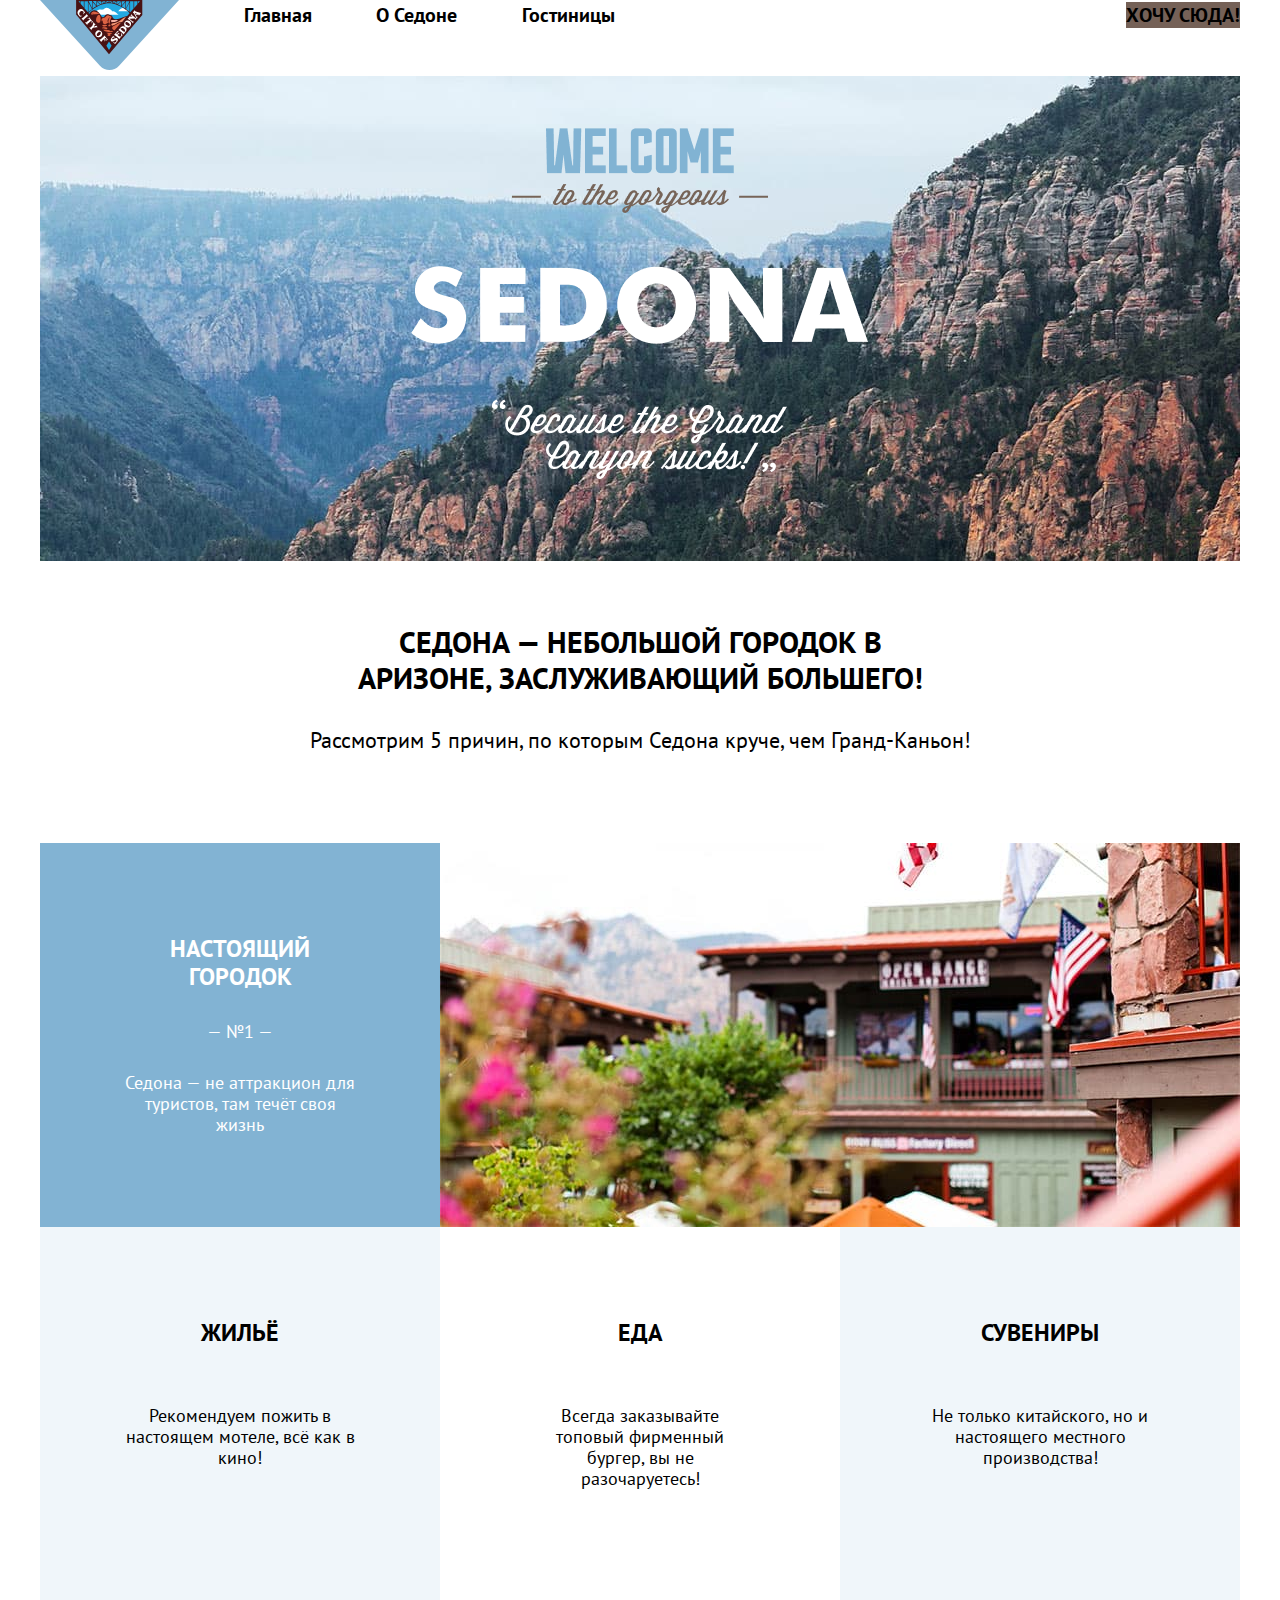
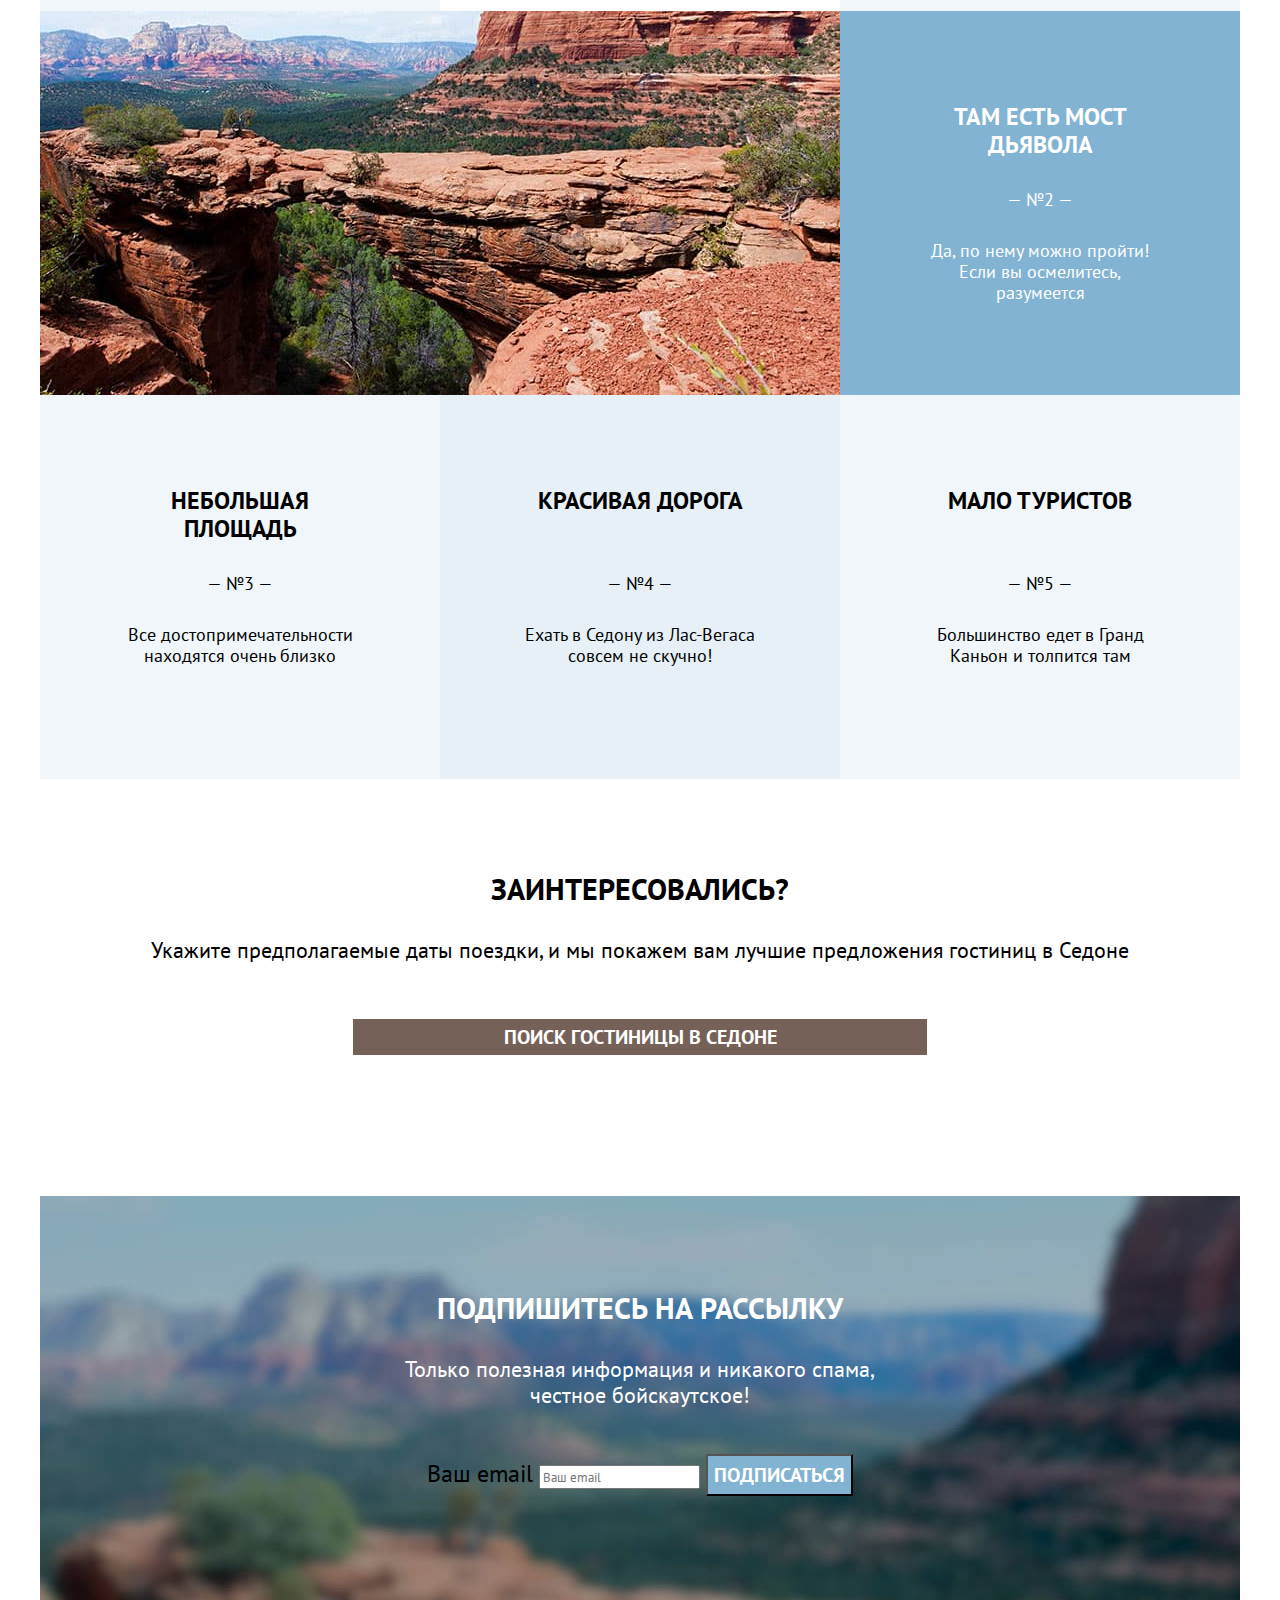
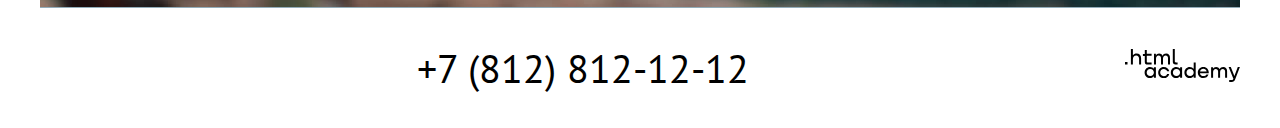
<file: 7/index.html>
<!DOCTYPE html>
<html lang="ru">

  <head>
    <meta charset="utf-8">
    <title>Седона</title>

    <link rel="stylesheet" href="styles/styles.css">

    <base href="https://htmlacademy-htmlcss.github.io/2086459-sedona-34/7/">
</head>

  <body>
    <div class="wrapper">
      <header class="page-header">
        <nav class="navigation">
          <a class="navigation-logo" href="#">
            <img class="page-header-logo" alt="Логотип «Седона»." src="images/logo.svg" width="139" height="70">
          </a>
          <ul class="navigation-list">
            <li class="navigation-item">
              <a class="navigation-link" href="#">Главная</a>
            </li>
            <li class="navigation-item">
              <a class="navigation-link" href="about.html">О Седоне</a>
            </li>
            <li class="navigation-item">
              <a class="navigation-link" href="catalog.html">Гостиницы</a>
            </li>
          </ul>
          <ul class="navigation-list navigation-user">
            <li class="navigation-item">
              <a class="navigation-link" href="#">
                <span class="visually-hidden">Поиск</span>
              </a>
            </li>
            <li class="navigation-item">
              <a class="navigation-link" href="#">
                <span class="visually-hidden">Избранное</span>
              </a>
            </li>
            <li class="navigation-item">
              <a class="navigation-link button" href="#">Хочу сюда!</a>
            </li>
          </ul>
        </nav>
      </header>

      <main class="main-container main-index">

        <section class="welcome">
          <h1 class="visually-hidden">«Седона»</h1>
          <img class="welcome-text" src="images/welcome.png" alt="Добро пожаловать на сайт «Седона»." width="458"
            height="352">
        </section>

        <section class="welcome-subtitle">
          <h2 class="welcome-subtitle-title">Седона — небольшой городок в Аризоне, заслуживающий большего!</h2>
          <p class="welcome-subtitle-description">Рассмотрим 5 причин, по которым Седона круче, чем Гранд-Каньон!</p>
        </section>

        <section class="advantages">
          <ol class="advantages-list">


            <li class="advantages-item-white-words">
              <div class="city-advantage-container">
                <h3 class="advantages-title">Настоящий городок</h3>
                <p class="advantages-description">— №1 —</p>
                <p class="advantages-description">Седона — не аттракцион для туристов, там течёт своя жизнь</p>
              </div>

              <img class="advantages-item-photo" alt="Красивая веранда в городе Седона"
                src="images/advantages-item-photo-1.jpg" width="800" height="384">

            </li>


            <li class="advantages-item-black-words">
              <ul class="advantages-item-black-words">

                <li class="advantages-item-black-words-list advantages-background-light-blue">
                  <h3 class="advantages-title">Жильё</h3>
                  <p class="advantages-description">Рекомендуем пожить в настоящем мотеле, всё как в кино!</p>
                </li>

                <li class="advantages-item-black-words-list">
                  <h3 class="advantages-title">Еда</h3>
                  <p class="advantages-description">Всегда заказывайте топовый фирменный бургер, вы не разочаруетесь!
                  </p>
                </li>

                <li class="advantages-item-black-words-list advantages-background-light-blue">
                  <h3 class="advantages-title">Сувениры</h3>
                  <p class="advantages-description">Не только китайского, но и настоящего местного производства!</p>
                </li>
              </ul>
            </li>



            <li class="advantages-item-white-words">

              <img class="advantages-item-photo" alt="Узкий опасный мост" src="images/advantages-item-photo-2.jpg"
                width="800" height="384">

              <div class="advantages-item-bridge">
                <h3 class="advantages-title">Там есть мост дьявола</h3>
                <p class="advantages-description">— №2 —</p>
                <p class="advantages-description">Да, по нему можно пройти! Если вы осмелитесь, разумеется</p>
              </div>
            </li>

            <li class="advantages-item-black-words-list advantages-background-light-blue">
              <h3 class="advantages-title">Небольшая площадь</h3>
              <p class="advantages-description">— №3 —</p>
              <p class="advantages-description">Все достопримечательности находятся очень близко</p>
            </li>

            <li class="advantages-item-black-words-list advantages-background-dark-blue">
              <h3 class="advantages-title">Красивая дорога</h3>
              <p class="advantages-description">— №4 —</p>
              <p class="advantages-description">Ехать в Седону из Лас-Вегаса совсем не скучно!</p>
            </li>

            <li class="advantages-item-black-words-list advantages-background-light-blue">
              <h3 class="advantages-title">Мало туристов</h3>
              <p class="advantages-description">— №5 —</p>
              <p class="advantages-description">Большинство едет в Гранд Каньон и толпится там</p>
            </li>
          </ol>
        </section>

        <section class="search">
          <h2 class="search-title">Заинтересовались?</h2>
          <p class="search-description">Укажите предполагаемые даты поездки, и мы покажем вам лучшие предложения
            гостиниц
            в
            Седоне</p>
          <a class="button search-button" href="#">Поиск гостиницы в Седоне</a>
        </section>

        <section class="subscribe">
          <h2 class="subscribe-title">Подпишитесь на рассылку</h2>
          <p class="subscribe-description">Только полезная информация и никакого спама, честное бойскаутское!</p>
          <form class="newsletter-form" action="https://echo.htmlacademy.ru/" method="post">
            <label for="newsletter-email">Ваш email</label>
            <input class="field" placeholder="Ваш email" type="email" name="newsletter-email" id="newsletter-email"
              required>
            <button class="button newsletter-button" type="submit">Подписаться</button>
          </form>
        </section>

      </main>

      <footer class="page-footer">
        <ul class="footer-social-list">
          <li class="footer-social-item">
            <a class="footer-button" href="#">
              <span class="visually-hidden">ВКонтакте</span>
            </a>
          </li>
          <li class="footer-social-item">
            <a class="footer-button" href="#">
              <span class="visually-hidden">Телеграм</span>
            </a>
          </li>
          <li class="footer-social-item">
            <a class="footer-button" href="#">
              <span class="visually-hidden">Ютуб</span>
            </a>
          </li>
        </ul>

        <a class="footer-phone" href="tel:+78128121212">+7 (812) 812-12-12</a>
        <p class="about-text">
          <a class="htmlacademy-link" href="https://htmlacademy.ru/">
            <img class="htmlacademy-logo" alt="Логотип «HTML Academy»." src="images/htmlacademy-logo.svg" width="115"
              height="33">
          </a>
        </p>

      </footer>
    </div>
  </body>

</html>
</file>
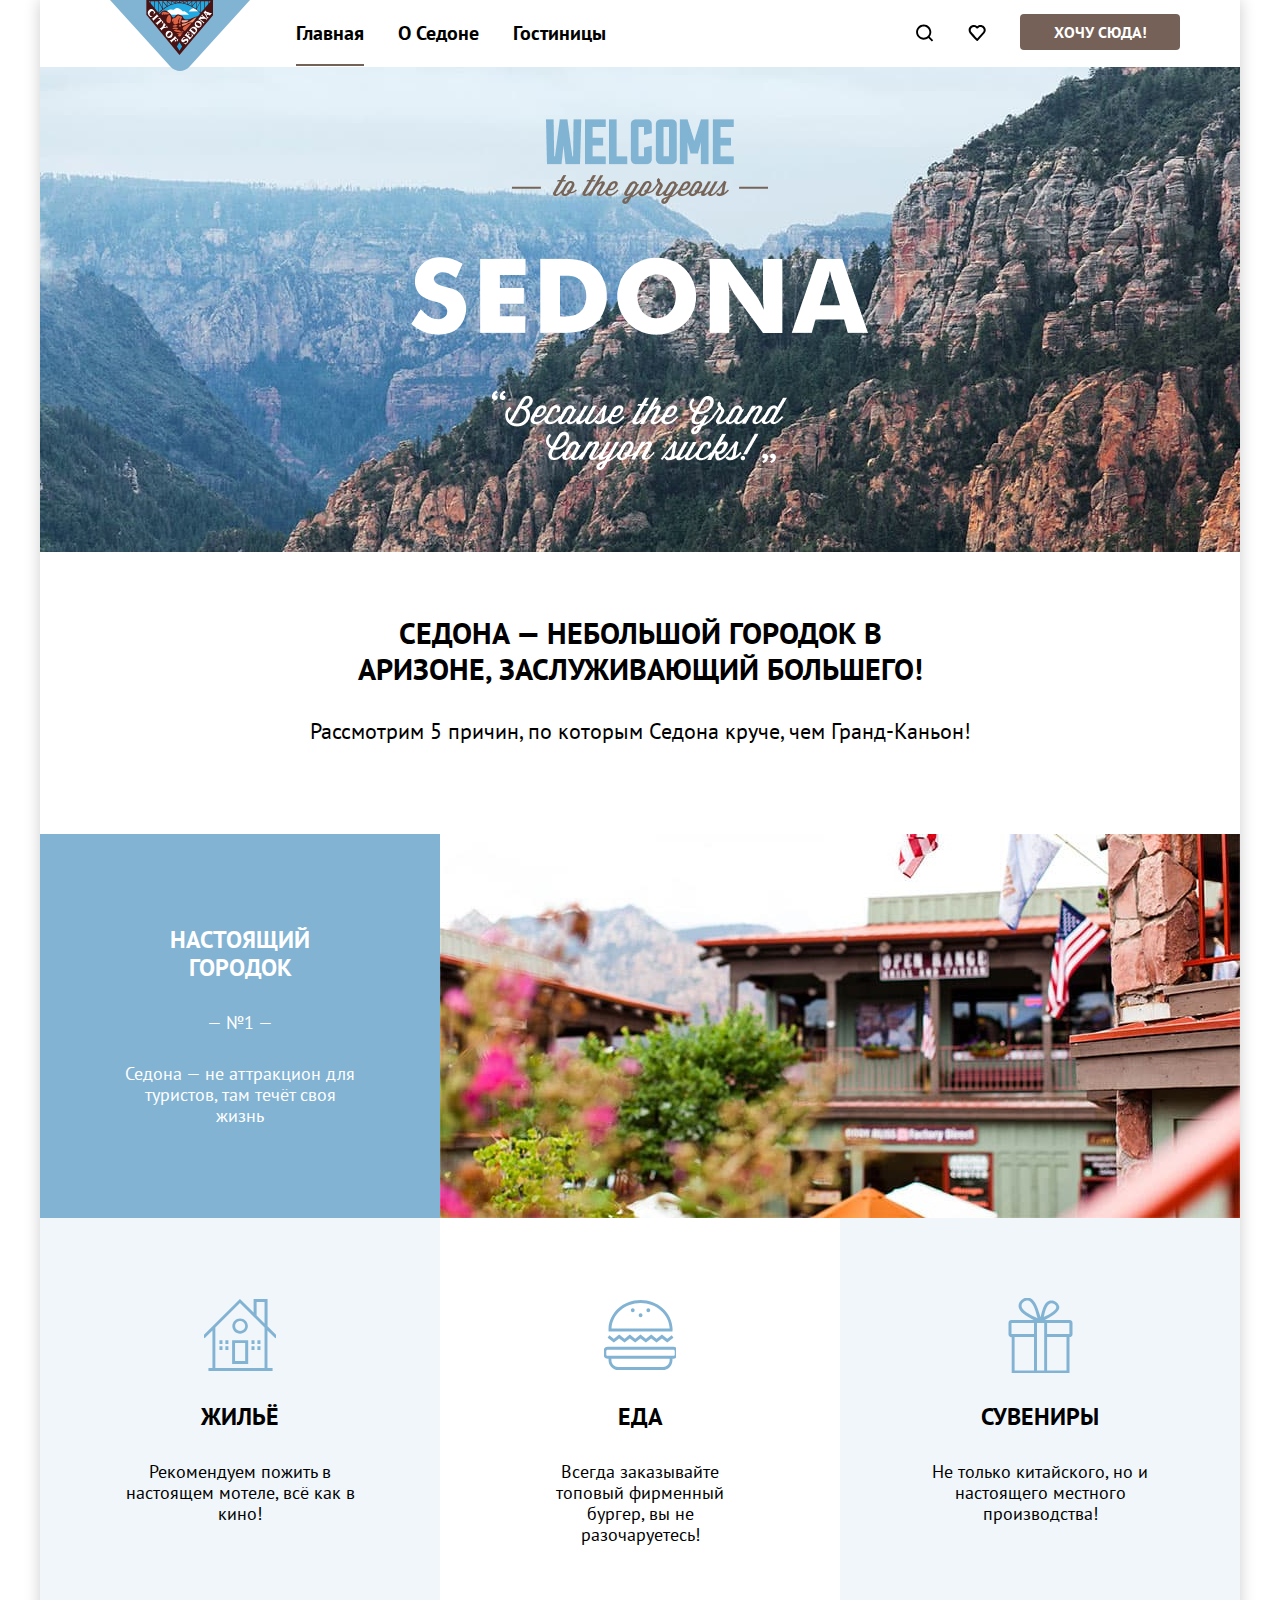
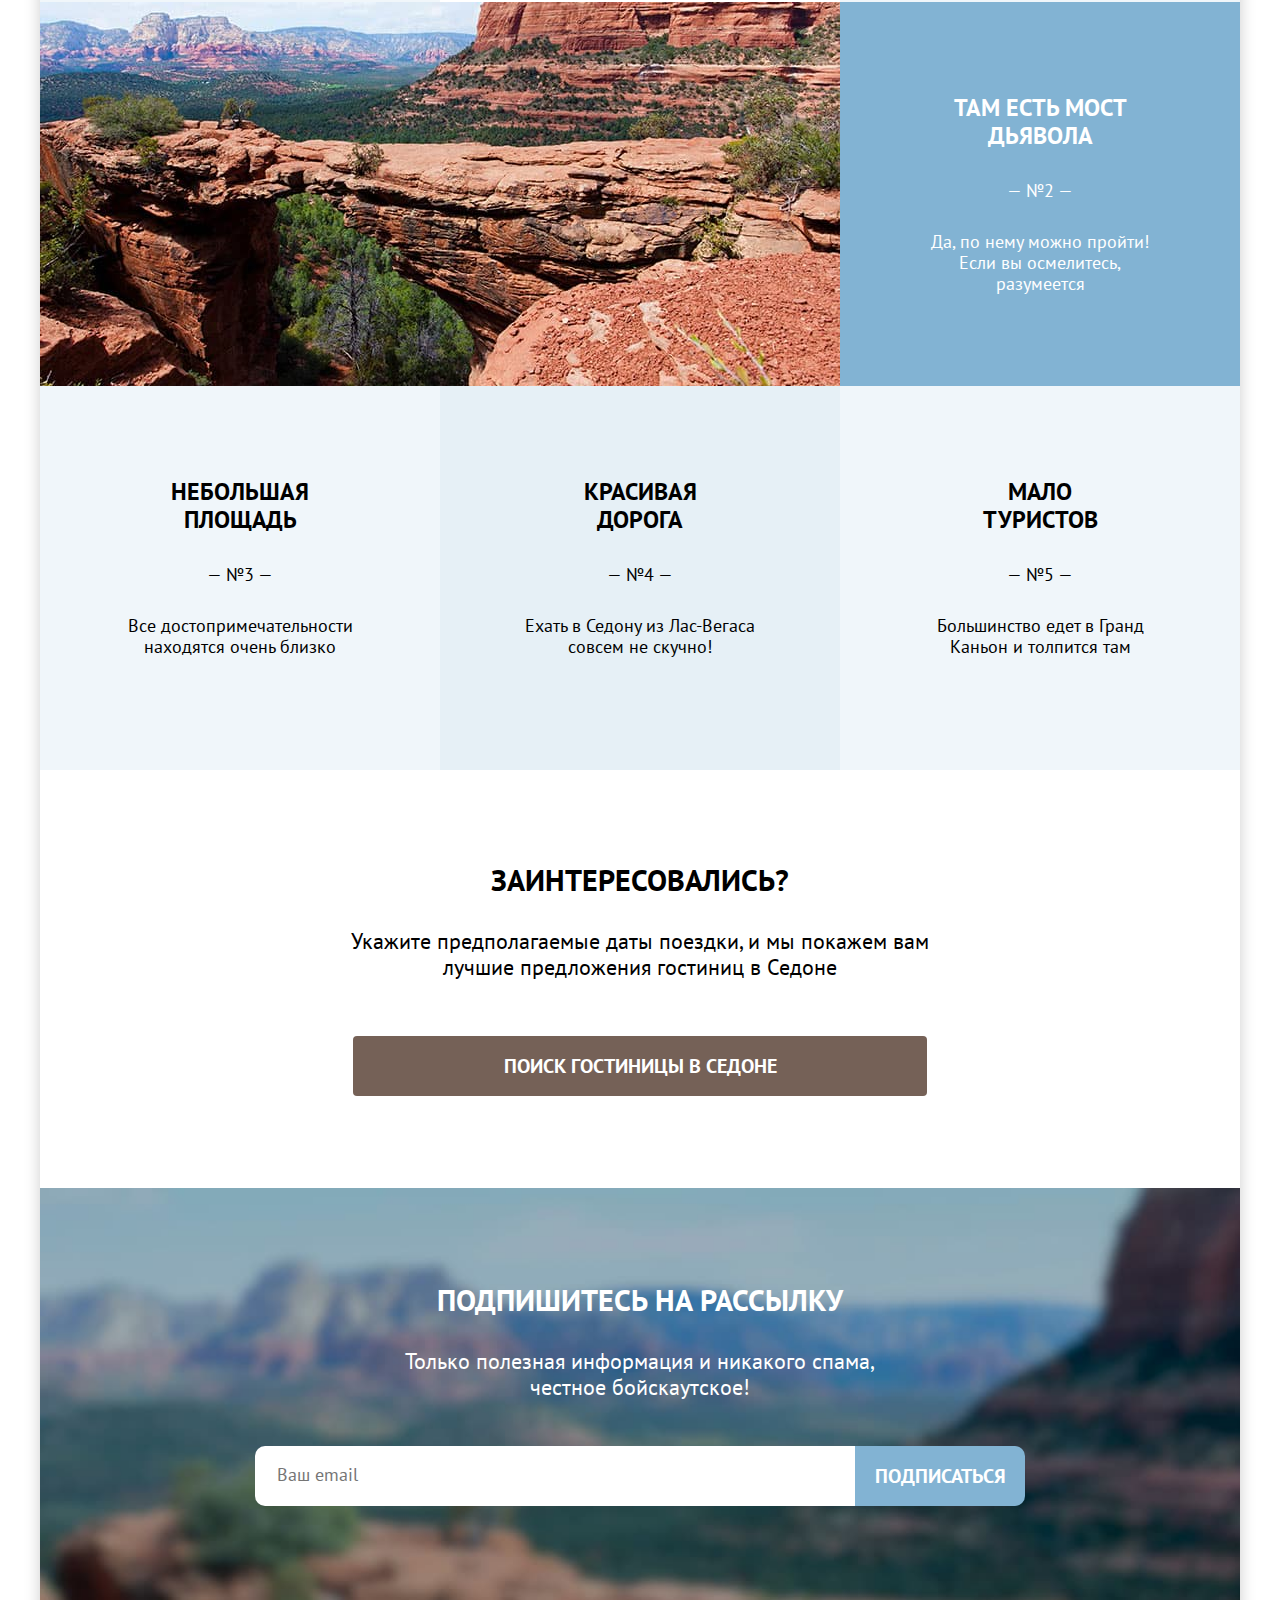
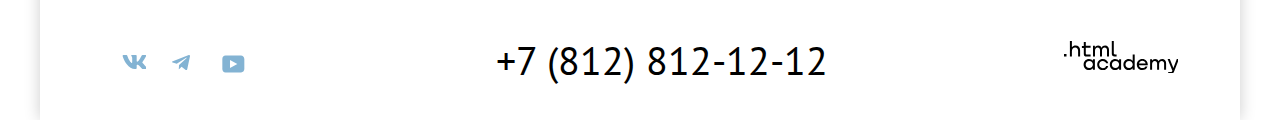
<file: 8/index.html>
<!DOCTYPE html>
<html lang="ru">

  <head>
    <meta charset="utf-8">
    <title>Седона</title>

    <link rel="stylesheet" href="styles/styles.css">

    <base href="https://htmlacademy-htmlcss.github.io/2086459-sedona-34/8/">
</head>

  <body>
    <div class="wrapper">
      <header class="page-header">
        <nav class="navigation">
          <a class="navigation-logo" href="#">
            <img class="page-header-logo" alt="Логотип «Седона»." src="images/logo.svg" width="140" height="70">
          </a>
          <ul class="navigation-list">
            <li class="navigation-item">
              <a class="navigation-link navigation-link-current" href="#">Главная</a>
            </li>
            <li class="navigation-item">
              <a class="navigation-link" href="about.html">О Седоне</a>
            </li>
            <li class="navigation-item">
              <a class="navigation-link" href="catalog.html">Гостиницы</a>
            </li>
          </ul>
          <ul class="navigation-list navigation-user">
            <li class="navigation-item">
              <a class="navigation-link navigation-search" href="#">
                <span class="visually-hidden">Поиск.</span>
              </a>
            </li>
            <li class="navigation-item">
              <a class="navigation-link navigation-favorite" href="#">
                <span class="visually-hidden">Избранное.</span>
              </a>
            </li>
            <li class="navigation-item navigation-button-link">
              <a class="navigation-link button navigation-item-button" href="#">Хочу сюда!</a>
            </li>
          </ul>
        </nav>
      </header>

      <main class="main-container main-index">

        <section class="welcome">
          <h1 class="visually-hidden">«Седона».</h1>
          <img class="welcome-text" src="images/welcome.png" alt="Добро пожаловать на сайт «Седона»." width="458"
            height="352">
        </section>

        <section class="welcome-subtitle">
          <h2 class="welcome-subtitle-title">Седона — небольшой городок в Аризоне, заслуживающий большего!</h2>
          <p class="welcome-subtitle-description">Рассмотрим 5 причин, по которым Седона круче, чем Гранд-Каньон!</p>
        </section>

        <section class="advantages">
          <ol class="advantages-list">


            <li class="advantages-item-white-words">
              <div class="city-advantage-container">
                <h3 class="advantages-title advantages-title-two-words">Настоящий городок</h3>
                <p class="advantages-description">— №1 —</p>
                <p class="advantages-description">Седона — не аттракцион для туристов, там течёт своя жизнь</p>
              </div>

              <img class="advantages-item-photo" alt="Красивая веранда в городе Седона."
                src="images/advantages-item-photo-1.jpg" width="800" height="384">

            </li>


            <li class="advantages-item-black-words">
              <ul class="advantages-item-black-words">

                <li class="advantages-item-black-words-list advantages-background-light-blue">
                  <span class="advantages-icons advantages-home"></span>
                  <h3 class="advantages-title advantages-title-with-icons">Жильё</h3>
                  <p class="advantages-description advantages-description-with-icons">Рекомендуем пожить в настоящем
                    мотеле, всё как в кино!</p>
                </li>

                <li class="advantages-item-black-words-list">
                  <span class="advantages-icons advantages-burger"></span>
                  <h3 class="advantages-title">Еда</h3>
                  <p class="advantages-description">Всегда заказывайте топовый фирменный бургер, вы не разочаруетесь!
                  </p>
                </li>

                <li class="advantages-item-black-words-list advantages-background-light-blue">
                  <span class="advantages-icons advantages-gift"></span>
                  <h3 class="advantages-title">Сувениры</h3>
                  <p class="advantages-description">Не только китайского, но и настоящего местного производства!</p>
                </li>
              </ul>
            </li>

            <li class="advantages-item-white-words">

              <img class="advantages-item-photo" alt="Узкий опасный мост." src="images/advantages-item-photo-2.jpg"
                width="800" height="384">

              <div class="advantages-item-bridge">
                <h3 class="advantages-title advantages-title-two-words">Там есть мост дьявола</h3>
                <p class="advantages-description">— №2 —</p>
                <p class="advantages-description">Да, по нему можно пройти! Если вы осмелитесь, разумеется</p>
              </div>
            </li>

            <li class="advantages-item-black-words-list advantages-background-light-blue">
              <h3 class="advantages-title advantages-title-two-words">Небольшая площадь</h3>
              <p class="advantages-description">— №3 —</p>
              <p class="advantages-description">Все достопримечательности находятся очень близко</p>
            </li>

            <li class="advantages-item-black-words-list advantages-background-dark-blue">
              <h3 class="advantages-title advantages-title-two-words">Красивая<br>дорога</h3>
              <p class="advantages-description">— №4 —</p>
              <p class="advantages-description">Ехать в Седону из Лас-Вегаса совсем не скучно!</p>
            </li>

            <li class="advantages-item-black-words-list advantages-background-light-blue">
              <h3 class="advantages-title advantages-title-two-words">Мало<br>туристов</h3>
              <p class="advantages-description">— №5 —</p>
              <p class="advantages-description">Большинство едет в Гранд Каньон и толпится там</p>
            </li>
          </ol>
        </section>

        <section class="search">
          <h2 class="search-title">Заинтересовались?</h2>
          <p class="search-description">Укажите предполагаемые даты поездки, и мы покажем вам лучшие предложения
            гостиниц
            в
            Седоне</p>
          <a class="button search-button" href="#">Поиск гостиницы в Седоне</a>
        </section>

        <section class="subscribe">
          <h2 class="subscribe-title">Подпишитесь на рассылку</h2>
          <p class="subscribe-description">Только полезная информация и никакого спама, честное бойскаутское!</p>
          <form class="newsletter-form" action="https://echo.htmlacademy.ru/" method="post">
            <label for="newsletter-email" class="visually-hidden">Ваш email.</label>
            <input class="field" placeholder="Ваш email" type="email" name="newsletter-email" id="newsletter-email"
              required>
            <button class="button newsletter-button" type="submit">Подписаться</button>
          </form>
        </section>

      </main>

      <footer class="page-footer">
        <ul class="footer-social-list">
          <li class="footer-social-item">
            <a class="footer-button footer-vkontakte" href="#">
              <svg class="footer-button-image" width="24" height="18" viewBox="0 0 24 18" fill="none"
                xmlns="http://www.w3.org/2000/svg">
                <path fill-rule="evenodd" clip-rule="evenodd"
                  d="M24.116.948c.166-.546 0-.948-.795-.948h-2.625c-.668 0-.976.347-1.143.73 0 0-1.335 3.196-3.226 5.272-.612.602-.89.793-1.224.793-.167 0-.418-.191-.418-.738V.948c0-.656-.184-.948-.74-.948H9.817C9.4 0 9.15.304 9.15.593c0 .621.946.765 1.043 2.513v3.798c0 .833-.153.984-.487.984-.89 0-3.055-3.211-4.34-6.885C5.116.288 4.865 0 4.193 0H1.566c-.75 0-.9.347-.9.73 0 .682.89 4.07 4.145 8.551C6.981 12.341 10.036 14 12.82 14c1.67 0 1.875-.368 1.875-1.003v-2.313c0-.737.158-.884.687-.884.39 0 1.057.192 2.615 1.667C19.776 13.216 20.07 14 21.071 14h2.625c.75 0 1.126-.368.91-1.096-.238-.724-1.088-1.775-2.215-3.022-.612-.71-1.53-1.475-1.809-1.858-.389-.491-.278-.71 0-1.147 0 0 3.2-4.426 3.533-5.929h.001Z" />
              </svg>
              <span class="visually-hidden">ВКонтакте.</span>
            </a>
          </li>
          <li class="footer-social-item">
            <a class="footer-button footer-telegram" href="#">
              <svg class="footer-button-image" width="24" height="18" viewBox="0 0 24 18" fill="none"
                xmlns="http://www.w3.org/2000/svg">
                <path
                  d="M16.785.1.84 6.247C-.248 6.685-.24 7.292.64 7.563L4.735 8.84l9.472-5.976c.448-.273.857-.126.52.172L7.053 9.962H7.05h.002l-.283 4.22c.414 0 .597-.19.829-.413l1.988-1.934 4.136 3.055c.762.42 1.31.204 1.5-.706L17.938 1.39c.278-1.114-.425-1.619-1.153-1.29Z" />
              </svg>
              <span class="visually-hidden">Телеграм.</span>
            </a>
          </li>
          <li class="footer-social-item">
            <a class="footer-button footer-youtube" href="#">
              <svg class="footer-button-image" width="24" height="18" viewBox="0 0 24 18" fill="none"
                xmlns="http://www.w3.org/2000/svg">
                <path
                  d="M18.94.5H3.507C1.647.5.333 2.094.333 3.9v10.094c0 1.912 1.314 3.506 3.174 3.506H19.16c1.642 0 3.174-1.594 3.174-3.4V3.9C22.114 2.094 20.801.5 18.94.5ZM7.995 13.037V4.963L15.328 9l-7.333 4.037Z" />
              </svg>
              <span class="visually-hidden">Ютуб.</span>
            </a>
          </li>
        </ul>

        <a class="footer-phone" href="tel:+78128121212">+7 (812) 812-12-12</a>
        <p class="about-text">
          <a class="htmlacademy-link" href="https://htmlacademy.ru/">
            <svg class="htmlacademy-logo" width="114" height="32" viewBox="0 0 114 32" fill="none"
              xmlns="http://www.w3.org/2000/svg">
              <path
                d="M0 12.9v2.6h2.5v-2.6H0ZM11.6 4.5c-1.6 0-2.8.7-3.6 1.7h-.1V0h-2v15.5h2v-5.3c0-2.1 1.3-3.6 3.3-3.6 1.8 0 2.9 1.4 2.9 3.2v5.7h2V9.4c.1-3-1.8-4.9-4.5-4.9ZM26.6 4.8h-4.8V1.1h-2v3.8h-1.9v2h1.9v6c0 1.7 1 2.7 2.7 2.7h4.1v-2h-3.7c-.7 0-1.1-.4-1.1-1.1V6.8h4.8v-2ZM41.1 4.6c-1.6 0-2.9.8-3.5 2.1h-.1c-.6-1.2-1.8-2.1-3.4-2.1-1.4 0-2.5.8-3.1 1.8h-.1V4.8H29v10.6h2V10c0-2 1-3.5 2.6-3.5 1.5 0 2.4 1 2.4 2.6v6.3h2V9.8c0-2.4 1.4-3.3 2.6-3.3 1.5 0 2.4 1 2.4 2.6v6.3h2V8.9c.1-2.5-1.4-4.3-3.9-4.3ZM47.8 12.7c0 1.7 1 2.7 2.8 2.7h2v-2h-1.7c-.7 0-1.1-.4-1.1-1.1V0h-2v12.7ZM28.9 19.7c-.9-1.1-2.2-1.8-3.9-1.8-3.1 0-5.4 2.3-5.4 5.6s2.3 5.6 5.4 5.6c1.8 0 3-.8 3.8-1.9h.1v1.6h2V18.2h-2v1.5Zm-3.6 7.4c-2.2 0-3.6-1.6-3.6-3.6s1.4-3.6 3.6-3.6 3.6 1.6 3.6 3.6c0 1.9-1.4 3.6-3.6 3.6ZM44.2 22c-.5-2.4-2.6-4.1-5.4-4.1-3.4 0-5.6 2.5-5.6 5.6 0 3.1 2.2 5.6 5.6 5.6 2.8 0 4.9-1.8 5.4-4.2h-2.1c-.4 1.3-1.7 2.3-3.3 2.3-2.2 0-3.6-1.6-3.6-3.6s1.4-3.6 3.6-3.6c1.6 0 2.8 1 3.3 2.2h2.1V22ZM55.1 19.7c-.9-1.1-2.2-1.8-3.9-1.8-3.1 0-5.4 2.3-5.4 5.6s2.3 5.6 5.4 5.6c1.8 0 3-.8 3.8-1.9h.1v1.6h2V18.2h-2v1.5Zm-3.6 7.4c-2.2 0-3.6-1.6-3.6-3.6s1.4-3.6 3.6-3.6 3.6 1.6 3.6 3.6c0 1.9-1.5 3.6-3.6 3.6ZM68.7 19.8c-.9-1.1-2.2-1.9-3.9-1.9-3.1 0-5.4 2.3-5.4 5.6s2.2 5.6 5.4 5.6c1.7 0 3-.8 3.8-1.8h.1v1.5h2V13.4h-2v6.4Zm-3.6 7.3c-2.2 0-3.6-1.6-3.6-3.6s1.4-3.6 3.6-3.6 3.6 1.6 3.6 3.6c-.1 2-1.5 3.6-3.6 3.6ZM78.3 17.9c-3.3 0-5.5 2.5-5.5 5.6 0 3 2.1 5.6 5.5 5.6 2.5 0 4.5-1.3 5.2-3.6h-2.1c-.5 1-1.6 1.6-3 1.6-1.9 0-3.3-1.3-3.4-2.9h8.8c.2-3.6-2-6.3-5.5-6.3Zm0 1.9c1.7 0 3 1 3.3 2.6h-6.5c.3-1.5 1.5-2.6 3.2-2.6ZM98.2 17.9c-1.6 0-2.9.8-3.6 2h-.1c-.6-1.2-1.8-2-3.4-2-1.4 0-2.5.7-3.1 1.8v-1.5h-1.9v10.6h2v-5.4c0-2 1-3.4 2.6-3.5 1.5 0 2.4 1 2.4 2.6v6.3h2v-5.6c0-2.4 1.4-3.3 2.6-3.3 1.5 0 2.4 1 2.4 2.6v6.3h2v-6.5c.1-2.6-1.4-4.4-3.9-4.4ZM109.4 27l-3.6-8.9h-2.2l4.8 11.6c-.3.9-.7 1.2-1.7 1.2h-2.5v2h2.5c1.8 0 2.8-.8 3.5-2.6l4.7-12.2h-2.1l-3.4 8.9Z" />
            </svg>
          </a>
        </p>

      </footer>
    </div>
  </body>

</html>
</file>
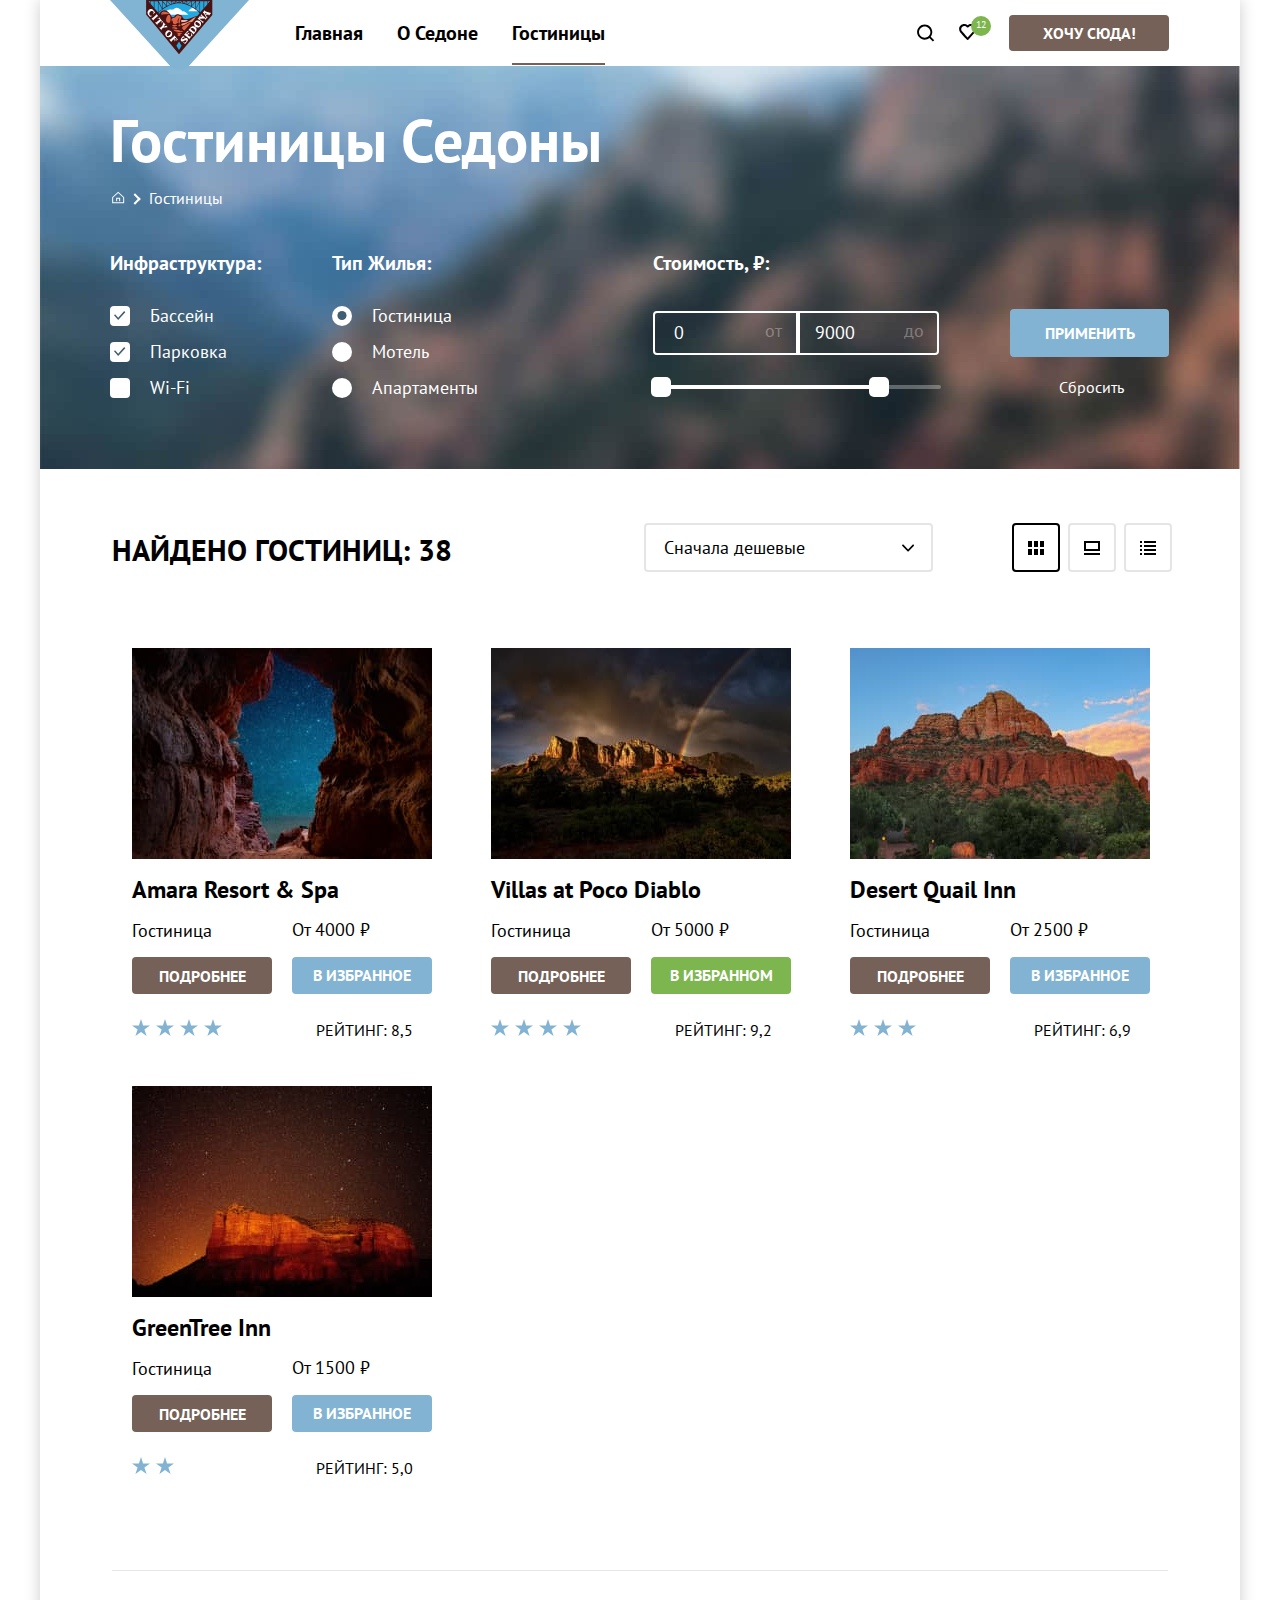
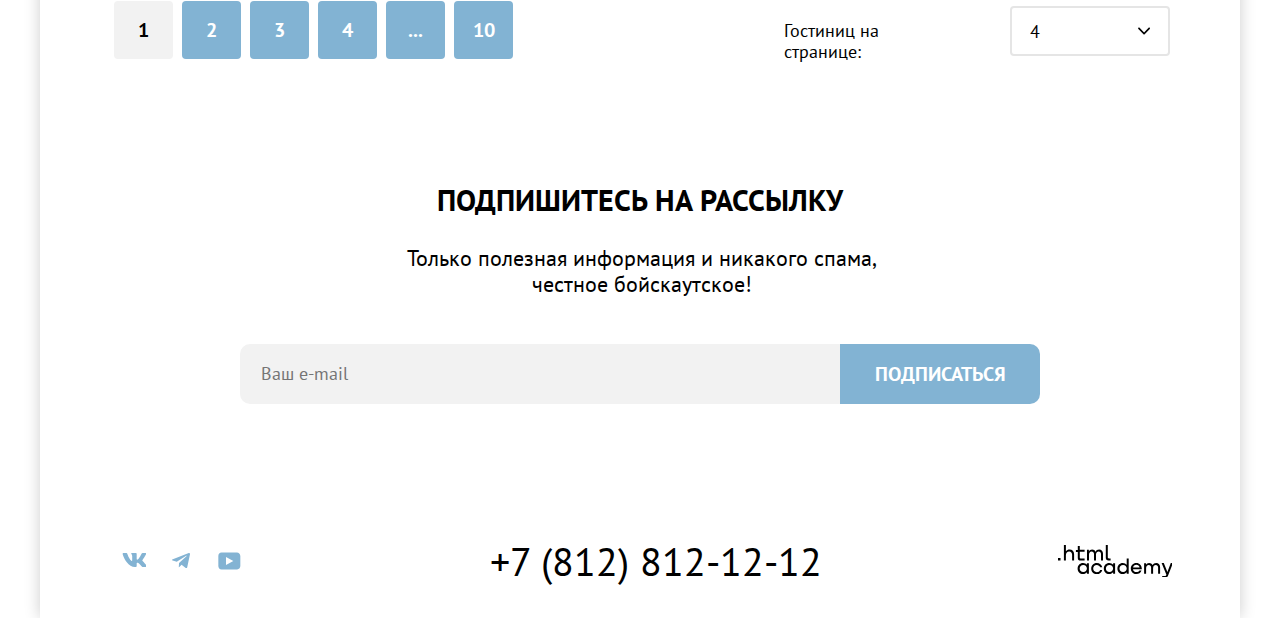
<file: catalog.html>
<!DOCTYPE html>
<html lang="ru">

  <head>
    <meta charset="utf-8">
    <title>Каталог</title>

    <link rel="stylesheet" href="styles/styles.css">

  </head>

  <body>
    <div class="wrapper">
      <header class="page-header">
        <nav class="navigation">
          <a class="navigation-logo" href="index.html">
            <img class="page-header-logo" alt="Логотип «Седона»." src="images/logo.svg" width="139" height="70">
          </a>
          <ul class="navigation-list">
            <li class="navigation-item">
              <a class="navigation-link" href="index.html">Главная</a>
            </li>
            <li class="navigation-item">
              <a class="navigation-link" href="about.html">О Седоне</a>
            </li>
            <li class="navigation-item">
              <a class="navigation-link navigation-link-current" href="#">Гостиницы</a>
            </li>
          </ul>
          <ul class="navigation-list navigation-user">
            <li class="navigation-item navigation-item-search">
              <a class="navigation-link navigation-search" href="#">
                <span class="visually-hidden">Поиск.</span>
              </a>
            </li>
            <li class="navigation-item navigation-item-favorite">
              <a class="navigation-link navigation-favorite" href="#">
                <span class="visually-hidden">Избранное.</span>
              </a>
              <span class="navigation-favorite-circle">12</span>
            </li>
            <li class="navigation-item navigation-button-link">
              <a class="navigation-link button navigation-item-button" href="#">Хочу сюда!</a>
            </li>
          </ul>
        </nav>
      </header>

      <main class="main-container main-inner">
        <section class="catalog-filter">
          <h1 class="catalog-filter-title">Гостиницы Седоны</h1>
          <ul class="breadcrumbs">
            <li class="breadcrumbs-item">
              <a href="#">
                <svg class="breadcrumbs-item-icon" width="13" height="13" viewBox="0 0 13 13" fill="none"
                  xmlns="http://www.w3.org/2000/svg">
                  <path fill-rule="evenodd" clip-rule="evenodd"
                    d="m.162 6.15 6-5.5 6 5.5v6.2h-12v-6.2Zm1 .4v4.8h10v-4.8l-5-4.5-5 4.5Zm4 3.8h-1v-3.5h4v3.5h-1v-2.5h-2v2.5Z" />
                </svg>
                <span class="visually-hidden">Дом небольшого размера.</span>
              </a>
            </li>
            <li class="breadcrumbs-item">
              <span class="breadcrumbs-item-pointer"></span>
            </li>
            <li class="breadcrumbs-item">
              <a class="breadcrumbs-link" href="catalog.html">Гостиницы</a>
            </li>
          </ul>

          <div class="options-catalog-container">
            <form class="catalog-filter-group" action="https://echo.htmlacademy.ru/">
              <div class="catalog-filter-criteria">
                <fieldset class="catalog-filter-group-items">
                  <legend class="catalog-filter-group-title">Инфраструктура:</legend>
                  <ul class="catalog-filter-list">
                    <li class="catalog-filter-item">
                      <label class="control" for="option-pool">
                        <input class="visually-hidden control-input" type="checkbox" name="option-pool" id="option-pool"
                          checked>
                        <span class="control-mark"></span>
                        <span class="control-label">Бассейн</span>
                      </label>
                    </li>
                    <li class="catalog-filter-item">
                      <label class="control" for="option-parking">
                        <input class="visually-hidden control-input" type="checkbox" name="option-parking"
                          id="option-parking" checked>
                        <span class="control-mark"></span>
                        <span class="control-label">Парковка</span>
                      </label>
                    </li>
                    <li class="catalog-filter-item">
                      <label class="control" for="option-internet">
                        <input class="visually-hidden control-input" type="checkbox" name="option-internet"
                          id="option-internet">
                        <span class="control-mark"></span>
                        <span class="control-label">Wi-Fi</span>
                      </label>
                    </li>
                  </ul>
                </fieldset>

                <fieldset class="catalog-filter-group-items">
                  <legend class="catalog-filter-group-title">Тип Жилья:</legend>
                  <ul class="catalog-filter-list">
                    <li class="catalog-filter-item">
                      <label class="control" for="service-group-hotel">
                        <input class="visually-hidden control-input" type="radio" name="service-group" value="hotel"
                          id="service-group-hotel" checked>
                        <span class="control-mark-circle"></span>
                        <span class="control-label">Гостиница</span>
                      </label>
                    </li>
                    <li class="catalog-filter-item">
                      <label class="control" for="service-group-motel">
                        <input class="visually-hidden control-input" type="radio" name="service-group"
                          id="service-group-motel" value="motel">
                        <span class="control-mark-circle"></span>
                        <span class="control-label">Мотель</span>
                      </label>
                    </li>
                    <li class="catalog-filter-item">
                      <label class="control" for="service-group-apartments">
                        <input class="visually-hidden control-input" type="radio" name="service-group"
                          id="service-group-apartments" value="apartments">
                        <span class="control-mark-circle"></span>
                        <span class="control-label">Апартаменты</span>
                      </label>
                    </li>
                  </ul>
                </fieldset>
              </div>

              <fieldset class="catalog-filter-group-items">
                <legend class="catalog-filter-group-title-cost">Стоимость, ₽:</legend>

                <div class="range">
                  <div class="range-wrapper-inputs">
                    <label class="catalog-filter-label catalog-filter-label-from" for="min-price">
                      <span class="catalog-filter-label-text">от</span>
                      <input class="range-input range-input-zero" type="number" value="0" name="min-price"
                        id="min-price">
                    </label>
                    <label class="catalog-filter-label catalog-filter-label-to" for="max-price">
                      <span class="catalog-filter-label-text catalog-filter-label-text-to">до</span>
                      <input class="range-input range-input-nine-thousand" type="number" value="9000" name="max-price"
                        id="max-price">
                    </label>
                  </div>
                  <div class="range-scale">
                    <div class="range-bar">
                      <button class="range-toggle toggle-min" type="button">
                        <span class="visually-hidden">Изменить минимальную цену.</span>
                      </button>
                      <button class="range-toggle toggle-max" type="button">
                        <span class="visually-hidden">Изменить максимальную цену.</span>
                      </button>
                    </div>
                  </div>
                </div>
              </fieldset>

              <div class="buttons-in-options">
                <button class="button button-apply" type="submit">Применить</button>
                <button class="button-reset button" type="reset">Сбросить</button>
              </div>
            </form>
          </div>
        </section>

        <section class="options-housing">
          <h2 class="visually-hidden">Результаты поиска.</h2>
          <div class="options-housing-wrapper">
            <p class="options-housing-amount">Найдено гостиниц: 38</p>

            <div class="select-control-wrapper">
              <select class="select-control" aria-label="Сортировка.">
                <option value="cheap">Сначала дешевые</option>
                <option value="popular">Сначала популярные</option>
                <option value="expensive">Сначала дорогие</option>
              </select>
              <span class="pointer-in-select"></span>
            </div>

            <a href="#" class="button button-rank button-view-tables">
              <span class="visually-hidden">Показать таблицу.</span>
            </a>
            <a class="button button-rank button-view-cards" href="#">
              <span class="visually-hidden">Показать карточки.</span>
            </a>
            <a class="button button-rank button-view-list" href="#">
              <span class="visually-hidden">Показать список.</span>
            </a>

          </div>
          <ul class="service-list">
            <li class="service-card">
              <a class="service-card-link" href="#">
                <img class="service-card-image" src="images/hotel-1.jpg" width="300" height="211"
                  alt="Звездное небо через скалу.">
                <p class="service-card-title">Amara Resort & Spa</p>
              </a>
              <div class="service-card-wrapper">
                <p class="service-card-format options-hotels">Гостиница</p>
                <p class="service-card-price options-hotels">От 4000 ₽</p>
                <a class="service-card-button-information button" href="#">Подробнее</a>
                <a class="service-card-button-favorites button" href="#">В избранное</a>
                <div class="service-card-stars">
                  <svg class="service-card-four-stars" width="18" height="17" viewBox="0 0 18 17" fill="none"
                    xmlns="http://www.w3.org/2000/svg">
                    <path d="M9 0L11.1 6.5H18L12.4 10.5L14.6 17L9 13L3.4 17L5.6 10.5L0 6.5H6.9L9 0Z" fill="#83B3D3" />
                  </svg>
                  <svg class="service-card-four-stars" width="18" height="17" viewBox="0 0 18 17" fill="none"
                    xmlns="http://www.w3.org/2000/svg">
                    <path d="M9 0L11.1 6.5H18L12.4 10.5L14.6 17L9 13L3.4 17L5.6 10.5L0 6.5H6.9L9 0Z" fill="#83B3D3" />
                  </svg>
                  <svg class="service-card-four-stars" width="18" height="17" viewBox="0 0 18 17" fill="none"
                    xmlns="http://www.w3.org/2000/svg">
                    <path d="M9 0L11.1 6.5H18L12.4 10.5L14.6 17L9 13L3.4 17L5.6 10.5L0 6.5H6.9L9 0Z" fill="#83B3D3" />
                  </svg>
                  <svg class="service-card-four-stars" width="18" height="17" viewBox="0 0 18 17" fill="none"
                    xmlns="http://www.w3.org/2000/svg">
                    <path d="M9 0L11.1 6.5H18L12.4 10.5L14.6 17L9 13L3.4 17L5.6 10.5L0 6.5H6.9L9 0Z" fill="#83B3D3" />
                  </svg>
                  <span class="visually-hidden">Гостиница класса 4 звезды.</span>
                </div>
                <p class="service-card-rating">Рейтинг: 8,5</p>
              </div>
            </li>

            <li class="service-card">
              <a class="service-card-link" href="#">
                <img class="service-card-image" src="images/hotel-2.jpg" width="300" height="211" alt="Гора с радугой.">
                <p class="service-card-title">Villas at Poco Diablo</p>
              </a>

              <div class="service-card-wrapper">
                <p class="service-card-format options-hotels">Гостиница</p>
                <p class="service-card-price options-hotels">От 5000 ₽</p>
                <a class="service-card-button-information button" href="#">Подробнее</a>
                <a class="service-card-button-favorites button button-choice" href="#">В избранном</a>
                <div class="service-card-stars">
                  <svg class="service-card-four-stars" width="18" height="17" viewBox="0 0 18 17" fill="none"
                    xmlns="http://www.w3.org/2000/svg">
                    <path d="M9 0L11.1 6.5H18L12.4 10.5L14.6 17L9 13L3.4 17L5.6 10.5L0 6.5H6.9L9 0Z" fill="#83B3D3" />
                  </svg>
                  <svg class="service-card-four-stars" width="18" height="17" viewBox="0 0 18 17" fill="none"
                    xmlns="http://www.w3.org/2000/svg">
                    <path d="M9 0L11.1 6.5H18L12.4 10.5L14.6 17L9 13L3.4 17L5.6 10.5L0 6.5H6.9L9 0Z" fill="#83B3D3" />
                  </svg>
                  <svg class="service-card-four-stars" width="18" height="17" viewBox="0 0 18 17" fill="none"
                    xmlns="http://www.w3.org/2000/svg">
                    <path d="M9 0L11.1 6.5H18L12.4 10.5L14.6 17L9 13L3.4 17L5.6 10.5L0 6.5H6.9L9 0Z" fill="#83B3D3" />
                  </svg>
                  <svg class="service-card-four-stars" width="18" height="17" viewBox="0 0 18 17" fill="none"
                    xmlns="http://www.w3.org/2000/svg">
                    <path d="M9 0L11.1 6.5H18L12.4 10.5L14.6 17L9 13L3.4 17L5.6 10.5L0 6.5H6.9L9 0Z" fill="#83B3D3" />
                  </svg>
                  <span class="visually-hidden">Гостиница класса 4 звезды.</span>
                </div>
                <p class="service-card-rating">Рейтинг: 9,2</p>
              </div>
            </li>

            <li class="service-card">
              <a class="service-card-link" href="#">
                <img class="service-card-image" src="images/hotel-3.jpg" width="300" height="211"
                  alt="Гора и голубое небо.">
                <p class="service-card-title">Desert Quail Inn</p>
              </a>
              <div class="service-card-wrapper">
                <p class="service-card-format options-hotels">Гостиница</p>
                <p class="service-card-price options-hotels">От 2500 ₽</p>
                <a class="service-card-button-information button" href="#">Подробнее</a>
                <a class="service-card-button-favorites button" href="#">В избранное</a>
                <div class="service-card-stars">
                  <svg class="service-card-four-stars" width="18" height="17" viewBox="0 0 18 17" fill="none"
                    xmlns="http://www.w3.org/2000/svg">
                    <path d="M9 0L11.1 6.5H18L12.4 10.5L14.6 17L9 13L3.4 17L5.6 10.5L0 6.5H6.9L9 0Z" fill="#83B3D3" />
                  </svg>
                  <svg class="service-card-four-stars" width="18" height="17" viewBox="0 0 18 17" fill="none"
                    xmlns="http://www.w3.org/2000/svg">
                    <path d="M9 0L11.1 6.5H18L12.4 10.5L14.6 17L9 13L3.4 17L5.6 10.5L0 6.5H6.9L9 0Z" fill="#83B3D3" />
                  </svg>
                  <svg class="service-card-four-stars" width="18" height="17" viewBox="0 0 18 17" fill="none"
                    xmlns="http://www.w3.org/2000/svg">
                    <path d="M9 0L11.1 6.5H18L12.4 10.5L14.6 17L9 13L3.4 17L5.6 10.5L0 6.5H6.9L9 0Z" fill="#83B3D3" />
                  </svg>
                  <span class="visually-hidden">Гостиница класса 3 звезды.</span>
                </div>
                <p class="service-card-rating">Рейтинг: 6,9</p>
              </div>
            </li>

            <li class="service-card">
              <a class="service-card-link" href="#">
                <img class="service-card-image" src="images/hotel-4.jpg" width="300" height="211"
                  alt="Гора с красивым закатом">
                <p class="service-card-title">GreenTree Inn</p>
              </a>
              <div class="service-card-wrapper">
                <p class="service-card-format options-hotels">Гостиница</p>
                <p class="service-card-price options-hotels">От 1500 ₽</p>
                <a class="service-card-button-information button" href="#">Подробнее</a>
                <a class="service-card-button-favorites button" href="#">В избранное</a>
                <div class="service-card-stars">
                  <svg class="service-card-four-stars" width="18" height="17" viewBox="0 0 18 17" fill="none"
                    xmlns="http://www.w3.org/2000/svg">
                    <path d="M9 0L11.1 6.5H18L12.4 10.5L14.6 17L9 13L3.4 17L5.6 10.5L0 6.5H6.9L9 0Z" fill="#83B3D3" />
                  </svg>
                  <svg class="service-card-four-stars" width="18" height="17" viewBox="0 0 18 17" fill="none"
                    xmlns="http://www.w3.org/2000/svg">
                    <path d="M9 0L11.1 6.5H18L12.4 10.5L14.6 17L9 13L3.4 17L5.6 10.5L0 6.5H6.9L9 0Z" fill="#83B3D3" />
                  </svg>
                  <span class="visually-hidden">Гостиница класса 2 звезды.</span>
                </div>
                <p class="service-card-rating">Рейтинг: 5,0</p>
              </div>
            </li>
          </ul>
          <div class="divider-line"></div>

          <div class="catalog-in-pagination">
            <ul class="pagination">
              <li class="pagination-item">
                <a class="pagination-link pagination-current button">1</a>
              </li>
              <li class="pagination-item">
                <a class="pagination-link button" href="#">2</a>
              </li>
              <li class="pagination-item">
                <a class="pagination-link button" href="#">3</a>
              </li>
              <li class="pagination-item">
                <a class="pagination-link button" href="#">4</a>
              </li>
              <li class="pagination-item">
                <a class="pagination-link button" href="#">...</a>
              </li>
              <li class="pagination-item">
                <a class="pagination-link button" href="#">10</a>
              </li>
            </ul>

            <div class="amount-hotels">
              <p class="amount-hotels-text">Гостиниц на странице:</p>
              <select class="select-control select-control-pagination" aria-label="Количество.">
                <option value="four">4</option>
              </select>
              <span class="pointer-in-select pointer-amount-hotels"></span>
            </div>
          </div>

        </section>
        <section class="subscribe in-catalog">
          <h2 class="subscribe-title subscribe-title-in-catalog">Подпишитесь на рассылку</h2>
          <p class="subscribe-description subscribe-description-in-catalog">Только полезная информация и никакого спама,
            честное бойскаутское!
          </p>
          <form class="newsletter-form" action="https://echo.htmlacademy.ru/" method="post">
            <label for="newsletter-email" class="visually-hidden">Ваш email.</label>
            <input class="field field-catalog" placeholder="Ваш e-mail" type="email" name="newsletter-email"
              id="newsletter-email" required>
            <button class="button newsletter-button" type="submit">Подписаться</button>
          </form>
        </section>
      </main>

      <footer class="page-footer">
        <ul class="footer-social-list">
          <li class="footer-social-item">
            <a class="footer-button footer-vkontakte" href="#">
              <svg class="footer-button-image" width="24" height="18" viewBox="0 0 24 18" fill="none"
                xmlns="http://www.w3.org/2000/svg">
                <path fill-rule="evenodd" clip-rule="evenodd"
                  d="M24.116.948c.166-.546 0-.948-.795-.948h-2.625c-.668 0-.976.347-1.143.73 0 0-1.335 3.196-3.226 5.272-.612.602-.89.793-1.224.793-.167 0-.418-.191-.418-.738V.948c0-.656-.184-.948-.74-.948H9.817C9.4 0 9.15.304 9.15.593c0 .621.946.765 1.043 2.513v3.798c0 .833-.153.984-.487.984-.89 0-3.055-3.211-4.34-6.885C5.116.288 4.865 0 4.193 0H1.566c-.75 0-.9.347-.9.73 0 .682.89 4.07 4.145 8.551C6.981 12.341 10.036 14 12.82 14c1.67 0 1.875-.368 1.875-1.003v-2.313c0-.737.158-.884.687-.884.39 0 1.057.192 2.615 1.667C19.776 13.216 20.07 14 21.071 14h2.625c.75 0 1.126-.368.91-1.096-.238-.724-1.088-1.775-2.215-3.022-.612-.71-1.53-1.475-1.809-1.858-.389-.491-.278-.71 0-1.147 0 0 3.2-4.426 3.533-5.929h.001Z" />
              </svg>
              <span class="visually-hidden">ВКонтакте.</span>
            </a>
          </li>
          <li class="footer-social-item">
            <a class="footer-button footer-telegram" href="#">
              <svg class="footer-button-image" width="24" height="18" viewBox="0 0 24 18" fill="none"
                xmlns="http://www.w3.org/2000/svg">
                <path
                  d="M16.785.1.84 6.247C-.248 6.685-.24 7.292.64 7.563L4.735 8.84l9.472-5.976c.448-.273.857-.126.52.172L7.053 9.962H7.05h.002l-.283 4.22c.414 0 .597-.19.829-.413l1.988-1.934 4.136 3.055c.762.42 1.31.204 1.5-.706L17.938 1.39c.278-1.114-.425-1.619-1.153-1.29Z" />
              </svg>
              <span class="visually-hidden">Телеграм.</span>
            </a>
          </li>
          <li class="footer-social-item">
            <a class="footer-button footer-youtube" href="#">
              <svg class="footer-button-image" width="24" height="18" viewBox="0 0 24 18" fill="none"
                xmlns="http://www.w3.org/2000/svg">
                <path
                  d="M18.94.5H3.507C1.647.5.333 2.094.333 3.9v10.094c0 1.912 1.314 3.506 3.174 3.506H19.16c1.642 0 3.174-1.594 3.174-3.4V3.9C22.114 2.094 20.801.5 18.94.5ZM7.995 13.037V4.963L15.328 9l-7.333 4.037Z" />
              </svg>
              <span class="visually-hidden">Ютуб.</span>
            </a>
          </li>
        </ul>

        <a class="footer-phone" href="tel:+78128121212">+7 (812) 812-12-12</a>
        <p class="about-text">
          <a class="htmlacademy-link" href="https://htmlacademy.ru/">
            <svg class="htmlacademy-logo" width="114" height="32" viewBox="0 0 114 32" fill="none"
              xmlns="http://www.w3.org/2000/svg">
              <path
                d="M0 12.9v2.6h2.5v-2.6H0ZM11.6 4.5c-1.6 0-2.8.7-3.6 1.7h-.1V0h-2v15.5h2v-5.3c0-2.1 1.3-3.6 3.3-3.6 1.8 0 2.9 1.4 2.9 3.2v5.7h2V9.4c.1-3-1.8-4.9-4.5-4.9ZM26.6 4.8h-4.8V1.1h-2v3.8h-1.9v2h1.9v6c0 1.7 1 2.7 2.7 2.7h4.1v-2h-3.7c-.7 0-1.1-.4-1.1-1.1V6.8h4.8v-2ZM41.1 4.6c-1.6 0-2.9.8-3.5 2.1h-.1c-.6-1.2-1.8-2.1-3.4-2.1-1.4 0-2.5.8-3.1 1.8h-.1V4.8H29v10.6h2V10c0-2 1-3.5 2.6-3.5 1.5 0 2.4 1 2.4 2.6v6.3h2V9.8c0-2.4 1.4-3.3 2.6-3.3 1.5 0 2.4 1 2.4 2.6v6.3h2V8.9c.1-2.5-1.4-4.3-3.9-4.3ZM47.8 12.7c0 1.7 1 2.7 2.8 2.7h2v-2h-1.7c-.7 0-1.1-.4-1.1-1.1V0h-2v12.7ZM28.9 19.7c-.9-1.1-2.2-1.8-3.9-1.8-3.1 0-5.4 2.3-5.4 5.6s2.3 5.6 5.4 5.6c1.8 0 3-.8 3.8-1.9h.1v1.6h2V18.2h-2v1.5Zm-3.6 7.4c-2.2 0-3.6-1.6-3.6-3.6s1.4-3.6 3.6-3.6 3.6 1.6 3.6 3.6c0 1.9-1.4 3.6-3.6 3.6ZM44.2 22c-.5-2.4-2.6-4.1-5.4-4.1-3.4 0-5.6 2.5-5.6 5.6 0 3.1 2.2 5.6 5.6 5.6 2.8 0 4.9-1.8 5.4-4.2h-2.1c-.4 1.3-1.7 2.3-3.3 2.3-2.2 0-3.6-1.6-3.6-3.6s1.4-3.6 3.6-3.6c1.6 0 2.8 1 3.3 2.2h2.1V22ZM55.1 19.7c-.9-1.1-2.2-1.8-3.9-1.8-3.1 0-5.4 2.3-5.4 5.6s2.3 5.6 5.4 5.6c1.8 0 3-.8 3.8-1.9h.1v1.6h2V18.2h-2v1.5Zm-3.6 7.4c-2.2 0-3.6-1.6-3.6-3.6s1.4-3.6 3.6-3.6 3.6 1.6 3.6 3.6c0 1.9-1.5 3.6-3.6 3.6ZM68.7 19.8c-.9-1.1-2.2-1.9-3.9-1.9-3.1 0-5.4 2.3-5.4 5.6s2.2 5.6 5.4 5.6c1.7 0 3-.8 3.8-1.8h.1v1.5h2V13.4h-2v6.4Zm-3.6 7.3c-2.2 0-3.6-1.6-3.6-3.6s1.4-3.6 3.6-3.6 3.6 1.6 3.6 3.6c-.1 2-1.5 3.6-3.6 3.6ZM78.3 17.9c-3.3 0-5.5 2.5-5.5 5.6 0 3 2.1 5.6 5.5 5.6 2.5 0 4.5-1.3 5.2-3.6h-2.1c-.5 1-1.6 1.6-3 1.6-1.9 0-3.3-1.3-3.4-2.9h8.8c.2-3.6-2-6.3-5.5-6.3Zm0 1.9c1.7 0 3 1 3.3 2.6h-6.5c.3-1.5 1.5-2.6 3.2-2.6ZM98.2 17.9c-1.6 0-2.9.8-3.6 2h-.1c-.6-1.2-1.8-2-3.4-2-1.4 0-2.5.7-3.1 1.8v-1.5h-1.9v10.6h2v-5.4c0-2 1-3.4 2.6-3.5 1.5 0 2.4 1 2.4 2.6v6.3h2v-5.6c0-2.4 1.4-3.3 2.6-3.3 1.5 0 2.4 1 2.4 2.6v6.3h2v-6.5c.1-2.6-1.4-4.4-3.9-4.4ZM109.4 27l-3.6-8.9h-2.2l4.8 11.6c-.3.9-.7 1.2-1.7 1.2h-2.5v2h2.5c1.8 0 2.8-.8 3.5-2.6l4.7-12.2h-2.1l-3.4 8.9Z" />
            </svg>
            <span class="visually-hidden">Логотип HTML Academy.</span>
          </a>
        </p>
      </footer>
    </div>
  </body>

</html>
</file>
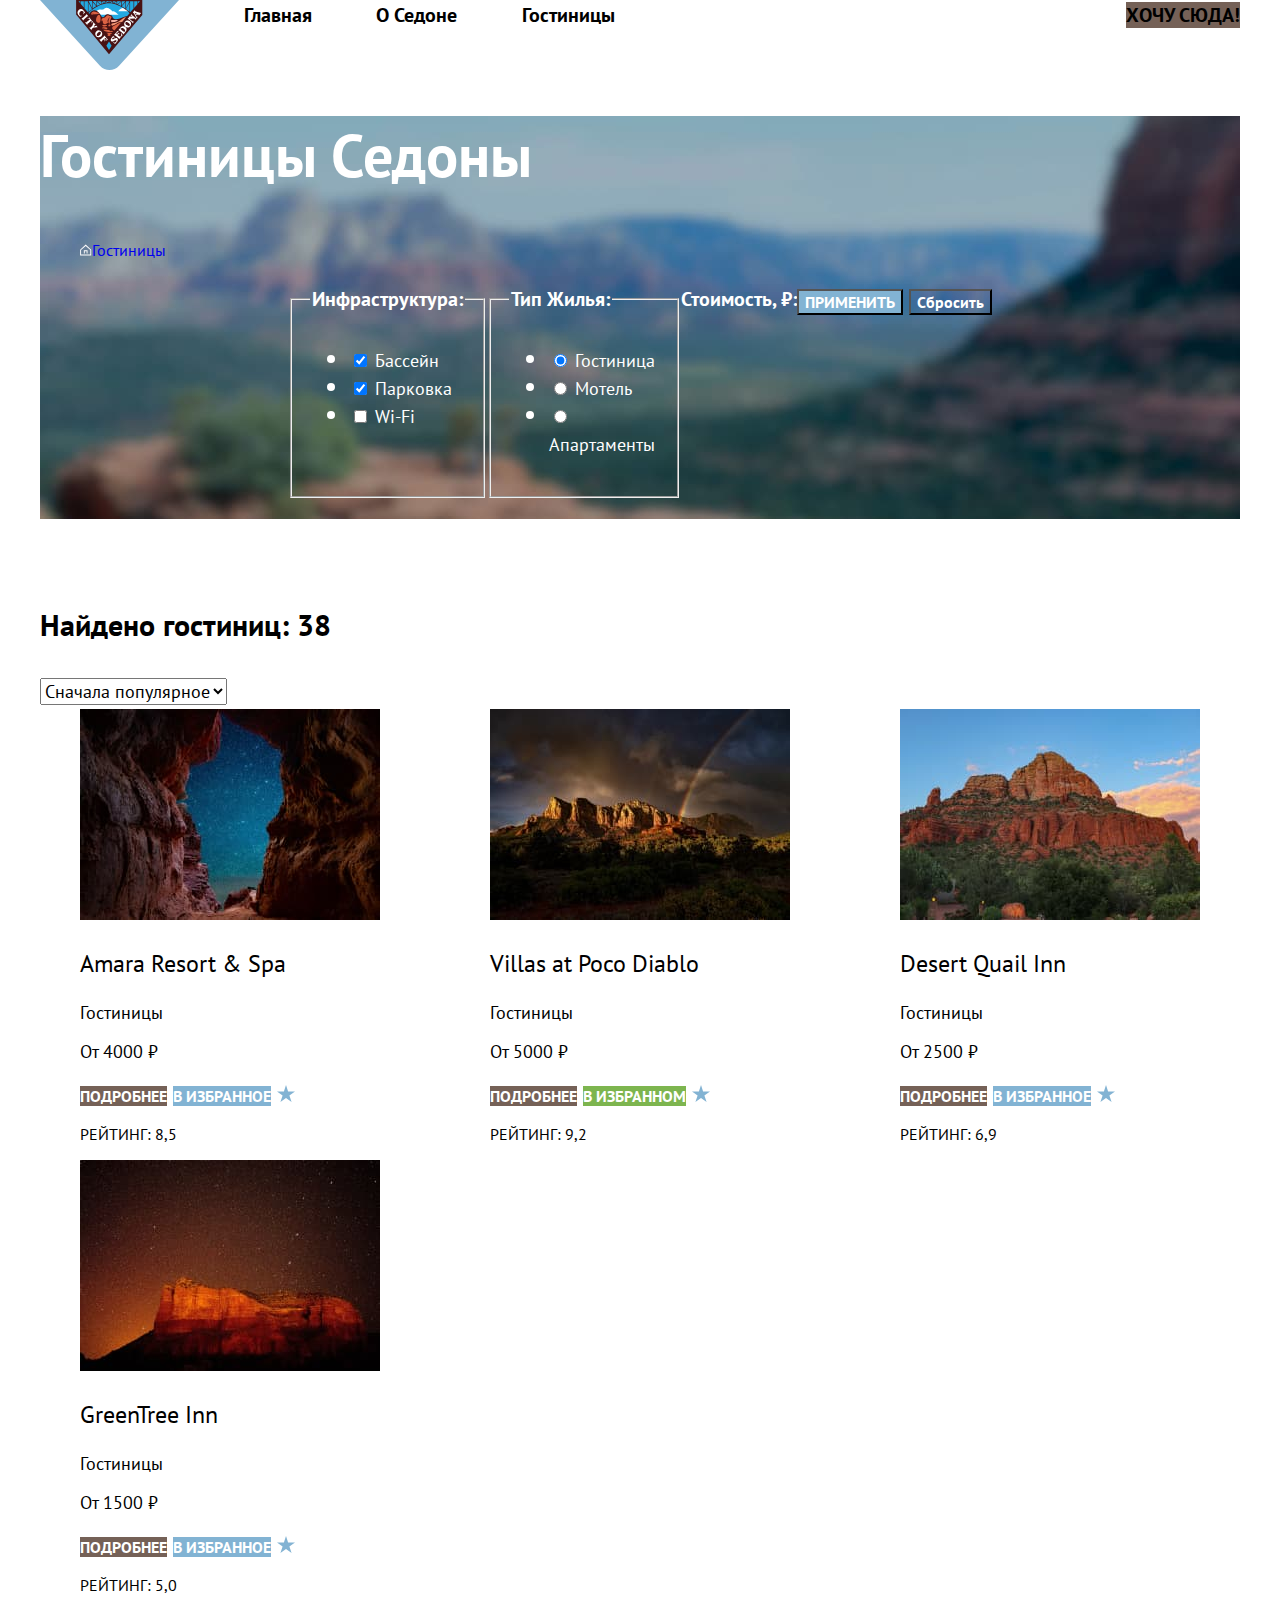
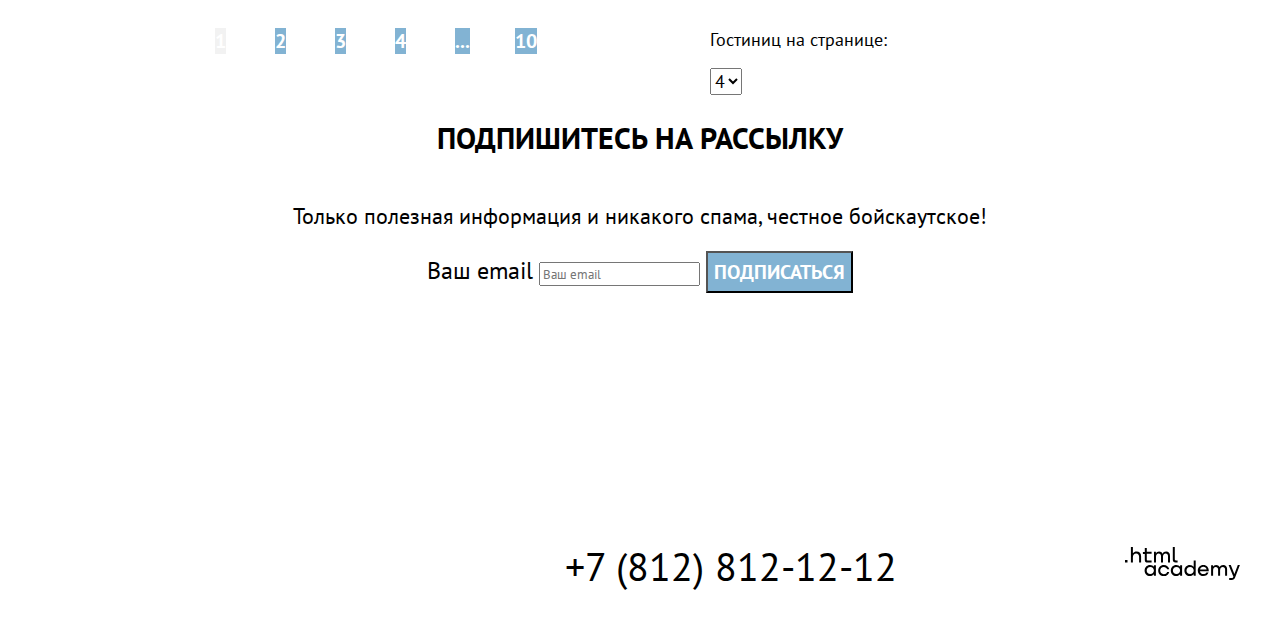
<file: 5/catalog.html>
<!DOCTYPE html>
<html lang="ru">

  <head>
    <meta charset="utf-8">
    <title>Каталог</title>

    <link rel="stylesheet" href="styles/styles.css">

    <base href="https://htmlacademy-htmlcss.github.io/2086459-sedona-34/5/">
</head>

  <body>
    <div class="wrapper">
      <header class="page-header">
        <nav class="navigation">
          <a class="navigation-logo" href="index.html">
            <img class="page-header-logo" alt="Логотип «Седона»." src="images/logo.svg" width="139" height="70">
          </a>
          <ul class="navigation-list">
            <li class="navigation-item">
              <a class="navigation-link" href="index.html">Главная</a>
            </li>
            <li class="navigation-item">
              <a class="navigation-link" href="about.html">О Седоне</a>
            </li>
            <li class="navigation-item">
              <a class="navigation-link navigation-link-current" href="#">Гостиницы</a>
            </li>
          </ul>
          <ul class="navigation-list navigation-user">
            <li class="navigation-item">
              <a class="navigation-link" href="#">
                <span class="visually-hidden">Поиск</span>
              </a>
            </li>
            <li class="navigation-item">
              <a class="navigation-link" href="#">
                <span class="visually-hidden">Избранное</span>
              </a>
            </li>
            <li class="navigation-item">
              <a class="navigation-link button" href="#">Хочу сюда!</a>
            </li>
          </ul>
        </nav>
      </header>

      <main class="main-container main-inner">
        <section class="catalog-filter">
          <h1 class="catalog-filter-title">Гостиницы Седоны</h1>
          <ul class="breadcrumbs">
            <li class="breadcrumbs-item">
              <img class="breadcrumbs-item-icons" alt="Иконка дома" src="images/home.svg" width="12" height="12">
            </li>
            <li class="breadcrumbs-item">
              <a class="breadcrumbs-link" href="catalog.html">Гостиницы</a>
            </li>
          </ul>

          <div class="options-catalog-container">
            <form class="catalog-filter-group">
              <fieldset class="catalog-filter-group-items">
                <legend class="catalog-filter-group-title">Инфраструктура:</legend>
                <ul class="catalog-filter-list">
                  <li class="catalog-filter-item">
                    <label class="control">
                      <input class="control-input" type="checkbox" name="option-pool" checked>
                      Бассейн
                    </label>
                  </li>
                  <li class="catalog-filter-item">
                    <label class="control">
                      <input class="control-input" type="checkbox" name="option-parking" checked>
                      Парковка
                    </label>
                  </li>
                  <li class="catalog-filter-item">
                    <label class="control">
                      <input class="control-input" type="checkbox" name="option-internet">
                      Wi-Fi
                    </label>
                  </li>
                </ul>
              </fieldset>

              <fieldset class="catalog-filter-group-items">
                <legend class="catalog-filter-group-title">Тип Жилья:</legend>
                <ul class="catalog-filter-list">
                  <li class="catalog-filter-item">
                    <label class="control">
                      <input class="control-input" type="radio" name="service-group" value="hotel" checked>
                      Гостиница
                    </label>
                  </li>
                  <li class="catalog-filter-item">
                    <label class="control">
                      <input class="control-input" type="radio" name="service-group" value="motel">
                      Мотель
                    </label>
                  </li>
                  <li class="catalog-filter-item">
                    <label class="control">
                      <input class="control-input" type="radio" name="service-group" value="apartments">
                      Апартаменты
                    </label>
                  </li>
                </ul>
              </fieldset>


              <span class="catalog-filter-group-title">Стоимость, ₽:</span>
              <!--Я так понял, этот блок мы не размечаем, он будет размечен в будущем, пока оставил место для него условно-->

              <div class="buttons-in-options">
                <button class="button button-apply" type="submit">Применить</button>
                <button class="button-reset button" type="reset">Сбросить</button>
              </div>
            </form>
          </div>
        </section>

        <section class="options-housing">
          <h2 class="visually-hidden">Результаты поиска</h2>
          <p class="options-housing-amount">Найдено гостиниц: 38</p>

          <select class="select-control" aria-label="Сортировка">
            <option value="popular">Сначала популярное</option>
            <option value="cheap">Сначала дешёвое</option>
            <option value="expensive">Сначала дорогое</option>
          </select>

          <a href="#" class="button button-rank">
            <span class="visually-hidden">Показать таблицу</span>
          </a>
          <a class="button button-rank" href="#">
            <span class="visually-hidden">Показать карточки</span>
          </a>

          <a class="button button-rank" href="#">
            <span class="visually-hidden">Показать список</span>
          </a>

          <ul class="service-list">
            <li class="service-card">
              <a class="service-card-link" href="#">
                <img class="service-card-image" src="images/hotel-1.jpg" width="300" height="211"
                  alt="Звездное небо через скалу">
                <p class="service-card-title">Amara Resort & Spa</p>
              </a>
              <p class="service-card-format options-hotels">Гостиницы</p>
              <p class="service-card-price options-hotels">От 4000 ₽</p>
              <a class="service-card-button-information button" href="#">Подробнее</a>
              <a class="service-card-button-favorites button" href="#">В избранное</a>
              <img class="service-card-four-stars" src="images/star.svg" width="18" height="17"
                alt="Гостиница класса 4 звезды">
              <p class="service-card-rating">Рейтинг: 8,5</p>
            </li>

            <li class="service-card">
              <a class="service-card-link" href="#">
                <img class="service-card-image" src="images/hotel-2.jpg" width="300" height="211" alt="Гора с радугой">
                <p class="service-card-title">Villas at Poco Diablo</p>
              </a>
              <p class="service-card-format options-hotels">Гостиницы</p>
              <p class="service-card-price options-hotels">От 5000 ₽</p>
              <a class="service-card-button-information button" href="#">Подробнее</a>
              <a class="service-card-button-favorites button button-choice" href="#">В избранном</a>
              <img class="service-card-four-stars" src="images/star.svg" width="18" height="17"
                alt="Гостиница класса 4 звезды">
              <p class="service-card-rating">Рейтинг: 9,2</p>
            </li>

            <li class="service-card">
              <a class="service-card-link" href="#">
                <img class="service-card-image" src="images/hotel-3.jpg" width="300" height="211"
                  alt="Гора и голубое небо">
                <p class="service-card-title">Desert Quail Inn</p>
              </a>
              <p class="service-card-format options-hotels">Гостиницы</p>
              <p class="service-card-price options-hotels">От 2500 ₽</p>
              <a class="service-card-button-information button" href="#">Подробнее</a>
              <a class="service-card-button-favorites button" href="#">В избранное</a>
              <img class="service-card-three-stars" src="images/star.svg" width="18" height="17"
                alt="Гостиница класса 3 звезды">
              <p class="service-card-rating">Рейтинг: 6,9</p>
            </li>

            <li class="service-card">
              <a class="service-card-link" href="#">
                <img class="service-card-image" src="images/hotel-4.jpg" width="300" height="211"
                  alt="Гора с красивым закатом">
                <p class="service-card-title">GreenTree Inn</p>
              </a>
              <p class="service-card-format options-hotels">Гостиницы</p>
              <p class="service-card-price options-hotels">От 1500 ₽</p>
              <a class="service-card-button-information button" href="#">Подробнее</a>
              <a class="service-card-button-favorites button" href="#">В избранное</a>
              <img class="service-card-two-stars" src="images/star.svg" width="18" height="17"
                alt="Гостиница класса 2 звезды">
              <p class="service-card-rating">Рейтинг: 5,0</p>
            </li>
          </ul>

          <div class="catalog-in-pagination">
            <ul class="pagination">
              <li class="pagination-item">
                <a class="pagination-link pagination-current button">1</a>
              </li>
              <li class="pagination-item">
                <a class="pagination-link button" href="#">2</a>
              </li>
              <li class="pagination-item">
                <a class="pagination-link button" href="#">3</a>
              </li>
              <li class="pagination-item">
                <a class="pagination-link button" href="#">4</a>
              </li>
              <li class="pagination-item">
                <a class="pagination-link button" href="#">...</a>
              </li>
              <li class="pagination-item">
                <a class="pagination-link button" href="#">10</a>
              </li>
            </ul>

            <div class="amount-hotels">
              <p>Гостиниц на странице:</p>
              <select class="select-control" aria-label="Количество">
                <option value="four">4</option>
              </select>
            </div>
          </div>

        </section>
        <section class="subscribe in-catalog">
          <h2 class="subscribe-title subscribe-title-in-catalog">Подпишитесь на рассылку</h2>
          <p class="subscribe-description subscribe-description-in-catalog">Только полезная информация и никакого спама, честное бойскаутское!
          </p>
          <form class="newsletter-form" action="https://echo.htmlacademy.ru/" method="post">
            <label for="newsletter-email">Ваш email</label>
            <input class="field" placeholder="Ваш email" type="email" name="newsletter-email" id="newsletter-email"
              required>
            <button class="button newsletter-button" type="submit">Подписаться</button>
          </form>
        </section>
      </main>

      <footer class="page-footer">
        <ul class="footer-social-list">
          <li class="footer-social-item">
            <a class="footer-button" href="#">
              <span class="visually-hidden">ВКонтакте</span>
            </a>
          </li>
          <li class="footer-social-item">
            <a class="footer-button" href="#">
              <span class="visually-hidden">Телеграм</span>
            </a>
          </li>
          <li class="footer-social-item">
            <a class="footer-button" href="#">
              <span class="visually-hidden">Ютуб</span>
            </a>
          </li>
        </ul>

        <a class="footer-phone" href="tel:+78128121212">+7 (812) 812-12-12</a>
        <p class="about-text">
          <a class="htmlacademy-link" href="https://htmlacademy.ru/">
            <img class="htmlacademy-logo" alt="Логотип «HTML Academy»." src="images/htmlacademy-logo.svg" width="115"
              height="33">
          </a>
        </p>
      </footer>
    </div>
  </body>

</html>
</file>
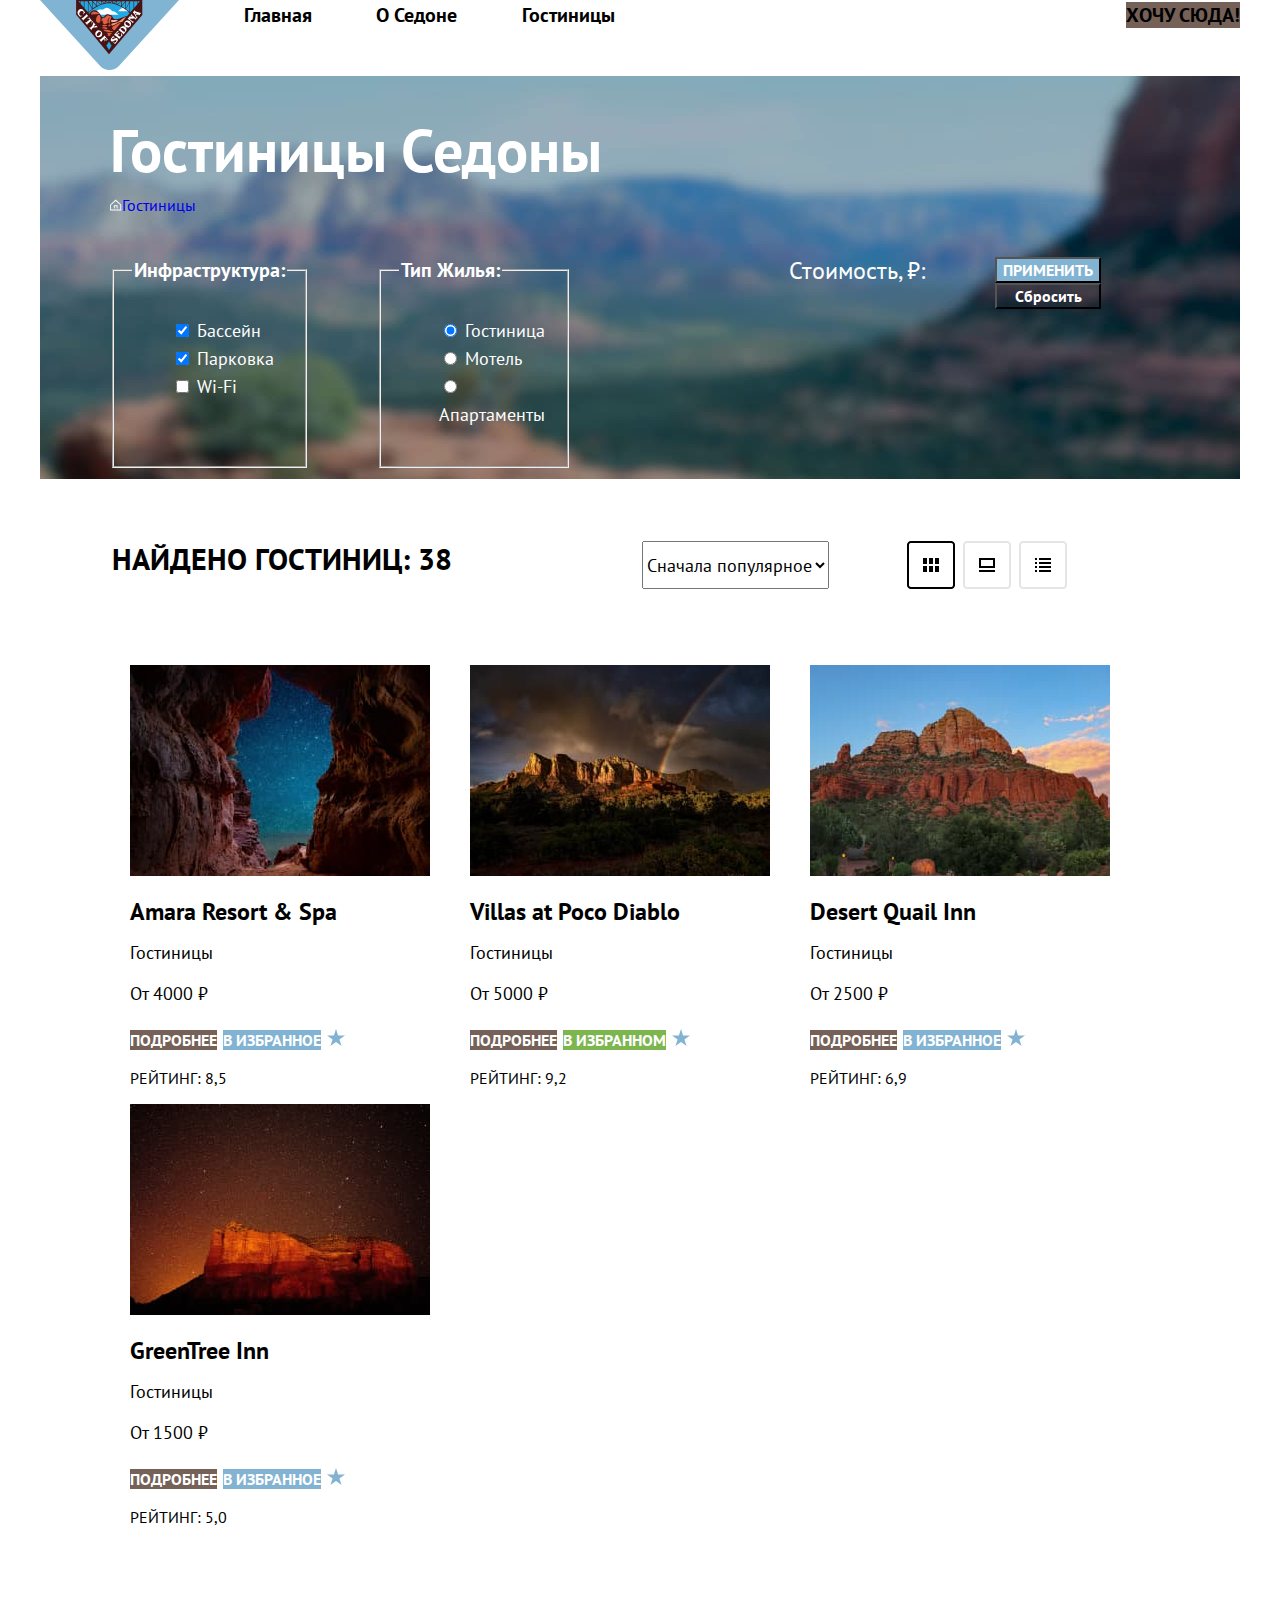
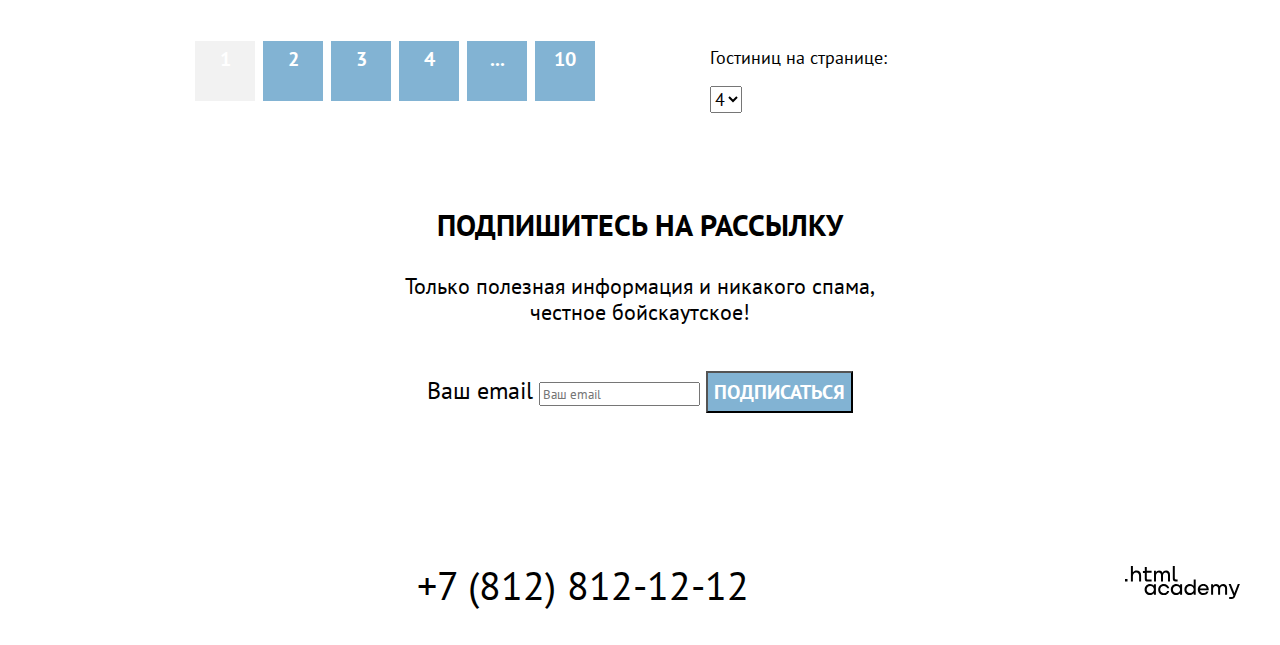
<file: 6/catalog.html>
<!DOCTYPE html>
<html lang="ru">

  <head>
    <meta charset="utf-8">
    <title>Каталог</title>

    <link rel="stylesheet" href="styles/styles.css">

    <base href="https://htmlacademy-htmlcss.github.io/2086459-sedona-34/6/">
</head>

  <body>
    <div class="wrapper">
      <header class="page-header">
        <nav class="navigation">
          <a class="navigation-logo" href="index.html">
            <img class="page-header-logo" alt="Логотип «Седона»." src="images/logo.svg" width="139" height="70">
          </a>
          <ul class="navigation-list">
            <li class="navigation-item">
              <a class="navigation-link" href="index.html">Главная</a>
            </li>
            <li class="navigation-item">
              <a class="navigation-link" href="about.html">О Седоне</a>
            </li>
            <li class="navigation-item">
              <a class="navigation-link navigation-link-current" href="#">Гостиницы</a>
            </li>
          </ul>
          <ul class="navigation-list navigation-user">
            <li class="navigation-item">
              <a class="navigation-link" href="#">
                <span class="visually-hidden">Поиск</span>
              </a>
            </li>
            <li class="navigation-item">
              <a class="navigation-link" href="#">
                <span class="visually-hidden">Избранное</span>
              </a>
            </li>
            <li class="navigation-item">
              <a class="navigation-link button" href="#">Хочу сюда!</a>
            </li>
          </ul>
        </nav>
      </header>

      <main class="main-container main-inner">
        <section class="catalog-filter">
          <h1 class="catalog-filter-title">Гостиницы Седоны</h1>
          <ul class="breadcrumbs">
            <li class="breadcrumbs-item">
              <img class="breadcrumbs-item-icons" alt="Иконка дома" src="images/home.svg" width="12" height="12">
            </li>
            <li class="breadcrumbs-item">
              <a class="breadcrumbs-link" href="catalog.html">Гостиницы</a>
            </li>
          </ul>

          <div class="options-catalog-container">
            <form class="catalog-filter-group">
              <div class="catalog-filter-criteria">
                <fieldset class="catalog-filter-group-items">
                  <legend class="catalog-filter-group-title">Инфраструктура:</legend>
                  <ul class="catalog-filter-list">
                    <li class="catalog-filter-item">
                      <label class="control">
                        <input class="control-input" type="checkbox" name="option-pool" checked>
                        Бассейн
                      </label>
                    </li>
                    <li class="catalog-filter-item">
                      <label class="control">
                        <input class="control-input" type="checkbox" name="option-parking" checked>
                        Парковка
                      </label>
                    </li>
                    <li class="catalog-filter-item">
                      <label class="control">
                        <input class="control-input" type="checkbox" name="option-internet">
                        Wi-Fi
                      </label>
                    </li>
                  </ul>
                </fieldset>

                <fieldset class="catalog-filter-group-items">
                  <legend class="catalog-filter-group-title">Тип Жилья:</legend>
                  <ul class="catalog-filter-list">
                    <li class="catalog-filter-item">
                      <label class="control">
                        <input class="control-input" type="radio" name="service-group" value="hotel" checked>
                        Гостиница
                      </label>
                    </li>
                    <li class="catalog-filter-item">
                      <label class="control">
                        <input class="control-input" type="radio" name="service-group" value="motel">
                        Мотель
                      </label>
                    </li>
                    <li class="catalog-filter-item">
                      <label class="control">
                        <input class="control-input" type="radio" name="service-group" value="apartments">
                        Апартаменты
                      </label>
                    </li>
                  </ul>
                </fieldset>
              </div>

              <div class="catalog-filter-cost">
                <span class="catalog-filter-group-title-cost">Стоимость, ₽:</span>
                <!--Я так понял, этот блок мы не размечаем, он будет размечен в будущем, пока оставил место для него условно-->

                <div class="buttons-in-options">
                  <button class="button button-apply" type="submit">Применить</button>
                  <button class="button-reset button" type="reset">Сбросить</button>
                </div>
              </div>
            </form>

          </div>
        </section>

        <section class="options-housing">
          <h2 class="visually-hidden">Результаты поиска</h2>
          <div class="options-housing-wrapper">
            <p class="options-housing-amount">Найдено гостиниц: 38</p>

            <select class="select-control" aria-label="Сортировка">
              <option value="popular">Сначала популярное</option>
              <option value="cheap">Сначала дешёвое</option>
              <option value="expensive">Сначала дорогое</option>
            </select>

            <a href="#" class="button button-rank button-view-tables">
              <span class="visually-hidden">Показать таблицу</span>
            </a>
            <a class="button button-rank button-view-cards" href="#">
              <span class="visually-hidden">Показать карточки</span>
            </a>

            <a class="button button-rank button-view-list" href="#">
              <span class="visually-hidden">Показать список</span>
            </a>
          </div>
          <ul class="service-list">
            <li class="service-card">
              <a class="service-card-link" href="#">
                <img class="service-card-image" src="images/hotel-1.jpg" width="300" height="211"
                  alt="Звездное небо через скалу">
                <p class="service-card-title">Amara Resort & Spa</p>
              </a>

              <p class="service-card-format options-hotels">Гостиницы</p>
              <p class="service-card-price options-hotels">От 4000 ₽</p>
              <a class="service-card-button-information button" href="#">Подробнее</a>
              <a class="service-card-button-favorites button" href="#">В избранное</a>
              <img class="service-card-four-stars" src="images/star.svg" width="18" height="17"
                alt="Гостиница класса 4 звезды">
              <p class="service-card-rating">Рейтинг: 8,5</p>
            </li>

            <li class="service-card">
              <a class="service-card-link" href="#">
                <img class="service-card-image" src="images/hotel-2.jpg" width="300" height="211" alt="Гора с радугой">
                <p class="service-card-title">Villas at Poco Diablo</p>
              </a>
              <p class="service-card-format options-hotels">Гостиницы</p>
              <p class="service-card-price options-hotels">От 5000 ₽</p>
              <a class="service-card-button-information button" href="#">Подробнее</a>
              <a class="service-card-button-favorites button button-choice" href="#">В избранном</a>
              <img class="service-card-four-stars" src="images/star.svg" width="18" height="17"
                alt="Гостиница класса 4 звезды">
              <p class="service-card-rating">Рейтинг: 9,2</p>
            </li>

            <li class="service-card">
              <a class="service-card-link" href="#">
                <img class="service-card-image" src="images/hotel-3.jpg" width="300" height="211"
                  alt="Гора и голубое небо">
                <p class="service-card-title">Desert Quail Inn</p>
              </a>
              <p class="service-card-format options-hotels">Гостиницы</p>
              <p class="service-card-price options-hotels">От 2500 ₽</p>
              <a class="service-card-button-information button" href="#">Подробнее</a>
              <a class="service-card-button-favorites button" href="#">В избранное</a>
              <img class="service-card-three-stars" src="images/star.svg" width="18" height="17"
                alt="Гостиница класса 3 звезды">
              <p class="service-card-rating">Рейтинг: 6,9</p>
            </li>

            <li class="service-card">
              <a class="service-card-link" href="#">
                <img class="service-card-image" src="images/hotel-4.jpg" width="300" height="211"
                  alt="Гора с красивым закатом">
                <p class="service-card-title">GreenTree Inn</p>
              </a>
              <p class="service-card-format options-hotels">Гостиницы</p>
              <p class="service-card-price options-hotels">От 1500 ₽</p>
              <a class="service-card-button-information button" href="#">Подробнее</a>
              <a class="service-card-button-favorites button" href="#">В избранное</a>
              <img class="service-card-two-stars" src="images/star.svg" width="18" height="17"
                alt="Гостиница класса 2 звезды">
              <p class="service-card-rating">Рейтинг: 5,0</p>
            </li>
          </ul>

          <div class="catalog-in-pagination">
            <ul class="pagination">
              <li class="pagination-item">
                <a class="pagination-link pagination-current button">1</a>
              </li>
              <li class="pagination-item">
                <a class="pagination-link button" href="#">2</a>
              </li>
              <li class="pagination-item">
                <a class="pagination-link button" href="#">3</a>
              </li>
              <li class="pagination-item">
                <a class="pagination-link button" href="#">4</a>
              </li>
              <li class="pagination-item">
                <a class="pagination-link button" href="#">...</a>
              </li>
              <li class="pagination-item">
                <a class="pagination-link button" href="#">10</a>
              </li>
            </ul>

            <div class="amount-hotels">
              <p>Гостиниц на странице:</p>
              <select class="select-control" aria-label="Количество">
                <option value="four">4</option>
              </select>
            </div>
          </div>

        </section>
        <section class="subscribe in-catalog">
          <h2 class="subscribe-title subscribe-title-in-catalog">Подпишитесь на рассылку</h2>
          <p class="subscribe-description subscribe-description-in-catalog">Только полезная информация и никакого спама,
            честное бойскаутское!
          </p>
          <form class="newsletter-form" action="https://echo.htmlacademy.ru/" method="post">
            <label for="newsletter-email">Ваш email</label>
            <input class="field" placeholder="Ваш email" type="email" name="newsletter-email" id="newsletter-email"
              required>
            <button class="button newsletter-button" type="submit">Подписаться</button>
          </form>
        </section>
      </main>

      <footer class="page-footer">
        <ul class="footer-social-list">
          <li class="footer-social-item">
            <a class="footer-button" href="#">
              <span class="visually-hidden">ВКонтакте</span>
            </a>
          </li>
          <li class="footer-social-item">
            <a class="footer-button" href="#">
              <span class="visually-hidden">Телеграм</span>
            </a>
          </li>
          <li class="footer-social-item">
            <a class="footer-button" href="#">
              <span class="visually-hidden">Ютуб</span>
            </a>
          </li>
        </ul>

        <a class="footer-phone" href="tel:+78128121212">+7 (812) 812-12-12</a>
        <p class="about-text">
          <a class="htmlacademy-link" href="https://htmlacademy.ru/">
            <img class="htmlacademy-logo" alt="Логотип «HTML Academy»." src="images/htmlacademy-logo.svg" width="115"
              height="33">
          </a>
        </p>
      </footer>
    </div>
  </body>

</html>
</file>
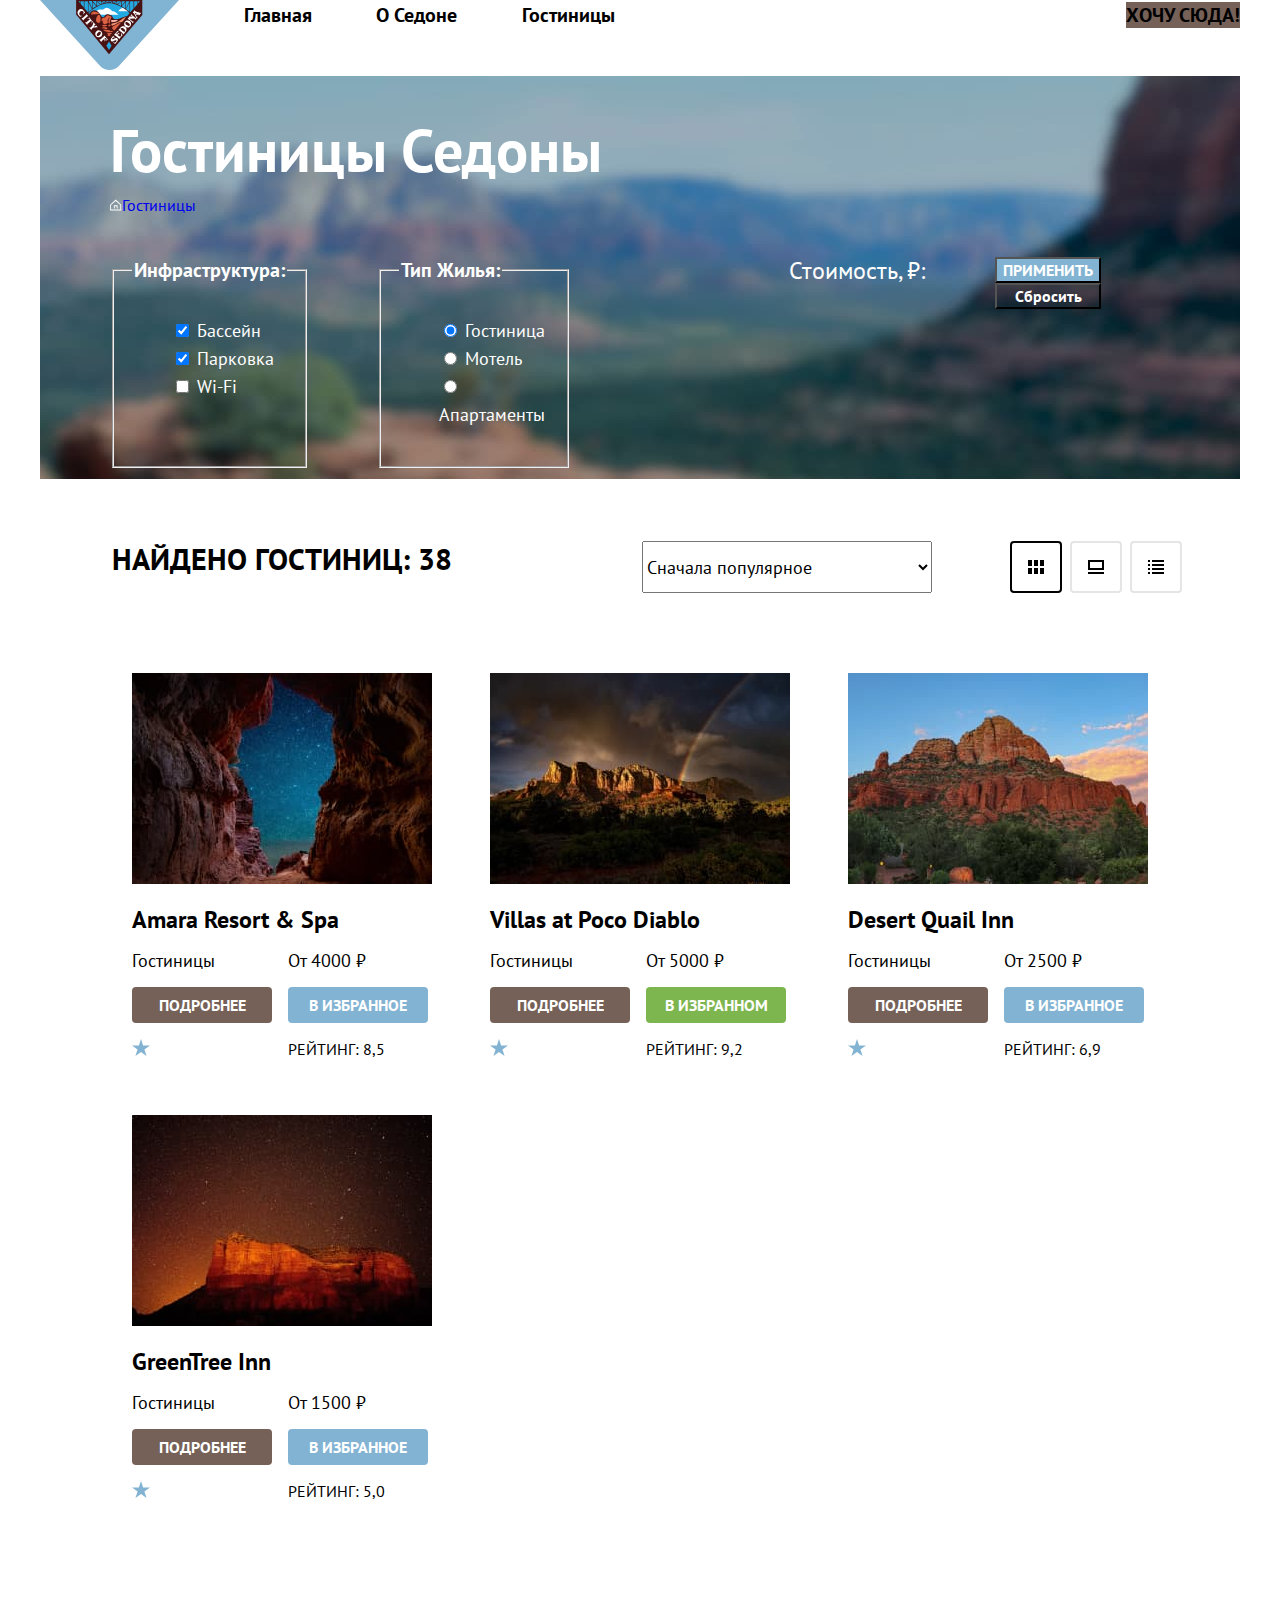
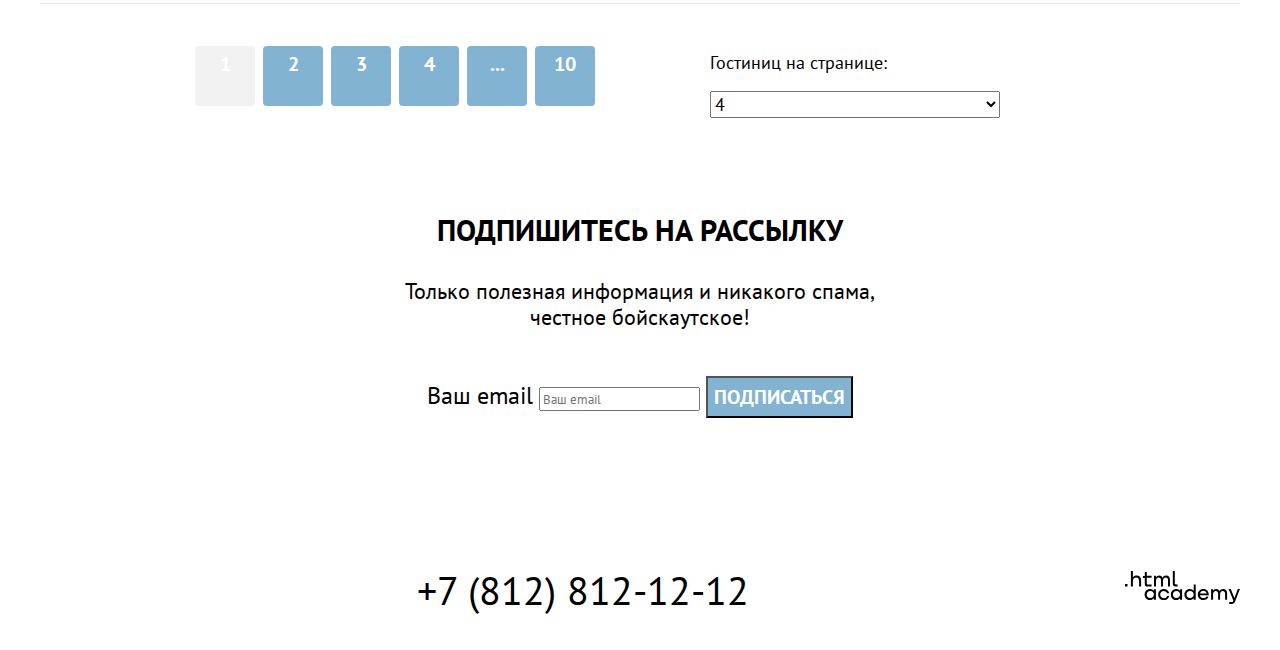
<file: 7/catalog.html>
<!DOCTYPE html>
<html lang="ru">

  <head>
    <meta charset="utf-8">
    <title>Каталог</title>

    <link rel="stylesheet" href="styles/styles.css">

    <base href="https://htmlacademy-htmlcss.github.io/2086459-sedona-34/7/">
</head>

  <body>
    <div class="wrapper">
      <header class="page-header">
        <nav class="navigation">
          <a class="navigation-logo" href="index.html">
            <img class="page-header-logo" alt="Логотип «Седона»." src="images/logo.svg" width="139" height="70">
          </a>
          <ul class="navigation-list">
            <li class="navigation-item">
              <a class="navigation-link" href="index.html">Главная</a>
            </li>
            <li class="navigation-item">
              <a class="navigation-link" href="about.html">О Седоне</a>
            </li>
            <li class="navigation-item">
              <a class="navigation-link navigation-link-current" href="#">Гостиницы</a>
            </li>
          </ul>
          <ul class="navigation-list navigation-user">
            <li class="navigation-item">
              <a class="navigation-link" href="#">
                <span class="visually-hidden">Поиск</span>
              </a>
            </li>
            <li class="navigation-item">
              <a class="navigation-link" href="#">
                <span class="visually-hidden">Избранное</span>
              </a>
            </li>
            <li class="navigation-item">
              <a class="navigation-link button" href="#">Хочу сюда!</a>
            </li>
          </ul>
        </nav>
      </header>

      <main class="main-container main-inner">
        <section class="catalog-filter">
          <h1 class="catalog-filter-title">Гостиницы Седоны</h1>
          <ul class="breadcrumbs">
            <li class="breadcrumbs-item">
              <img class="breadcrumbs-item-icons" alt="Иконка дома" src="images/home.svg" width="12" height="12">
            </li>
            <li class="breadcrumbs-item">
              <a class="breadcrumbs-link" href="catalog.html">Гостиницы</a>
            </li>
          </ul>

          <div class="options-catalog-container">
            <form class="catalog-filter-group">
              <div class="catalog-filter-criteria">
                <fieldset class="catalog-filter-group-items">
                  <legend class="catalog-filter-group-title">Инфраструктура:</legend>
                  <ul class="catalog-filter-list">
                    <li class="catalog-filter-item">
                      <label class="control">
                        <input class="control-input" type="checkbox" name="option-pool" checked>
                        Бассейн
                      </label>
                    </li>
                    <li class="catalog-filter-item">
                      <label class="control">
                        <input class="control-input" type="checkbox" name="option-parking" checked>
                        Парковка
                      </label>
                    </li>
                    <li class="catalog-filter-item">
                      <label class="control">
                        <input class="control-input" type="checkbox" name="option-internet">
                        Wi-Fi
                      </label>
                    </li>
                  </ul>
                </fieldset>

                <fieldset class="catalog-filter-group-items">
                  <legend class="catalog-filter-group-title">Тип Жилья:</legend>
                  <ul class="catalog-filter-list">
                    <li class="catalog-filter-item">
                      <label class="control">
                        <input class="control-input" type="radio" name="service-group" value="hotel" checked>
                        Гостиница
                      </label>
                    </li>
                    <li class="catalog-filter-item">
                      <label class="control">
                        <input class="control-input" type="radio" name="service-group" value="motel">
                        Мотель
                      </label>
                    </li>
                    <li class="catalog-filter-item">
                      <label class="control">
                        <input class="control-input" type="radio" name="service-group" value="apartments">
                        Апартаменты
                      </label>
                    </li>
                  </ul>
                </fieldset>
              </div>

              <div class="catalog-filter-cost">
                <span class="catalog-filter-group-title-cost">Стоимость, ₽:</span>
                <!--Я так понял, этот блок мы не размечаем, он будет размечен в будущем, пока оставил место для него условно-->

                <div class="buttons-in-options">
                  <button class="button button-apply" type="submit">Применить</button>
                  <button class="button-reset button" type="reset">Сбросить</button>
                </div>
              </div>
            </form>

          </div>
        </section>

        <section class="options-housing">
          <h2 class="visually-hidden">Результаты поиска</h2>
          <div class="options-housing-wrapper">
            <p class="options-housing-amount">Найдено гостиниц: 38</p>

            <select class="select-control" aria-label="Сортировка">
              <option value="popular">Сначала популярное</option>
              <option value="cheap">Сначала дешёвое</option>
              <option value="expensive">Сначала дорогое</option>
            </select>

            <a href="#" class="button button-rank button-view-tables">
              <span class="visually-hidden">Показать таблицу</span>
            </a>
            <a class="button button-rank button-view-cards" href="#">
              <span class="visually-hidden">Показать карточки</span>
            </a>
            <a class="button button-rank button-view-list" href="#">
              <span class="visually-hidden">Показать список</span>
            </a>

          </div>
          <ul class="service-list">
            <li class="service-card">
              <a class="service-card-link" href="#">
                <img class="service-card-image" src="images/hotel-1.jpg" width="300" height="211"
                  alt="Звездное небо через скалу">
                <p class="service-card-title">Amara Resort & Spa</p>
              </a>
              <div class="service-card-wrapper">
                <p class="service-card-format options-hotels">Гостиницы</p>
                <p class="service-card-price options-hotels">От 4000 ₽</p>
                <a class="service-card-button-information button" href="#">Подробнее</a>
                <a class="service-card-button-favorites button" href="#">В избранное</a>
                <img class="service-card-four-stars" src="images/star.svg" width="18" height="17"
                  alt="Гостиница класса 4 звезды">
                <p class="service-card-rating">Рейтинг: 8,5</p>
              </div>
            </li>

            <li class="service-card">
              <a class="service-card-link" href="#">
                <img class="service-card-image" src="images/hotel-2.jpg" width="300" height="211" alt="Гора с радугой">
                <p class="service-card-title">Villas at Poco Diablo</p>
              </a>

              <div class="service-card-wrapper">
                <p class="service-card-format options-hotels">Гостиницы</p>
                <p class="service-card-price options-hotels">От 5000 ₽</p>
                <a class="service-card-button-information button" href="#">Подробнее</a>
                <a class="service-card-button-favorites button button-choice" href="#">В избранном</a>
                <img class="service-card-four-stars" src="images/star.svg" width="18" height="17"
                  alt="Гостиница класса 4 звезды">
                <p class="service-card-rating">Рейтинг: 9,2</p>
              </div>
            </li>

            <li class="service-card">
              <a class="service-card-link" href="#">
                <img class="service-card-image" src="images/hotel-3.jpg" width="300" height="211"
                  alt="Гора и голубое небо">
                <p class="service-card-title">Desert Quail Inn</p>
              </a>
              <div class="service-card-wrapper">
                <p class="service-card-format options-hotels">Гостиницы</p>
                <p class="service-card-price options-hotels">От 2500 ₽</p>
                <a class="service-card-button-information button" href="#">Подробнее</a>
                <a class="service-card-button-favorites button" href="#">В избранное</a>
                <img class="service-card-three-stars" src="images/star.svg" width="18" height="17"
                  alt="Гостиница класса 3 звезды">
                <p class="service-card-rating">Рейтинг: 6,9</p>
              </div>
            </li>

            <li class="service-card">
              <a class="service-card-link" href="#">
                <img class="service-card-image" src="images/hotel-4.jpg" width="300" height="211"
                  alt="Гора с красивым закатом">
                <p class="service-card-title">GreenTree Inn</p>
              </a>
              <div class="service-card-wrapper">
                <p class="service-card-format options-hotels">Гостиницы</p>
                <p class="service-card-price options-hotels">От 1500 ₽</p>
                <a class="service-card-button-information button" href="#">Подробнее</a>
                <a class="service-card-button-favorites button" href="#">В избранное</a>
                <img class="service-card-two-stars" src="images/star.svg" width="18" height="17"
                  alt="Гостиница класса 2 звезды">
                <p class="service-card-rating">Рейтинг: 5,0</p>
              </div>
            </li>
          </ul>
          <div class="divider-line"></div>

          <div class="catalog-in-pagination">
            <ul class="pagination">
              <li class="pagination-item">
                <a class="pagination-link pagination-current button">1</a>
              </li>
              <li class="pagination-item">
                <a class="pagination-link button" href="#">2</a>
              </li>
              <li class="pagination-item">
                <a class="pagination-link button" href="#">3</a>
              </li>
              <li class="pagination-item">
                <a class="pagination-link button" href="#">4</a>
              </li>
              <li class="pagination-item">
                <a class="pagination-link button" href="#">...</a>
              </li>
              <li class="pagination-item">
                <a class="pagination-link button" href="#">10</a>
              </li>
            </ul>

            <div class="amount-hotels">
              <p>Гостиниц на странице:</p>
              <select class="select-control" aria-label="Количество">
                <option value="four">4</option>
              </select>
            </div>
          </div>

        </section>
        <section class="subscribe in-catalog">
          <h2 class="subscribe-title subscribe-title-in-catalog">Подпишитесь на рассылку</h2>
          <p class="subscribe-description subscribe-description-in-catalog">Только полезная информация и никакого спама,
            честное бойскаутское!
          </p>
          <form class="newsletter-form" action="https://echo.htmlacademy.ru/" method="post">
            <label for="newsletter-email">Ваш email</label>
            <input class="field" placeholder="Ваш email" type="email" name="newsletter-email" id="newsletter-email"
              required>
            <button class="button newsletter-button" type="submit">Подписаться</button>
          </form>
        </section>
      </main>

      <footer class="page-footer">
        <ul class="footer-social-list">
          <li class="footer-social-item">
            <a class="footer-button" href="#">
              <span class="visually-hidden">ВКонтакте</span>
            </a>
          </li>
          <li class="footer-social-item">
            <a class="footer-button" href="#">
              <span class="visually-hidden">Телеграм</span>
            </a>
          </li>
          <li class="footer-social-item">
            <a class="footer-button" href="#">
              <span class="visually-hidden">Ютуб</span>
            </a>
          </li>
        </ul>

        <a class="footer-phone" href="tel:+78128121212">+7 (812) 812-12-12</a>
        <p class="about-text">
          <a class="htmlacademy-link" href="https://htmlacademy.ru/">
            <img class="htmlacademy-logo" alt="Логотип «HTML Academy»." src="images/htmlacademy-logo.svg" width="115"
              height="33">
          </a>
        </p>
      </footer>
    </div>
  </body>

</html>
</file>
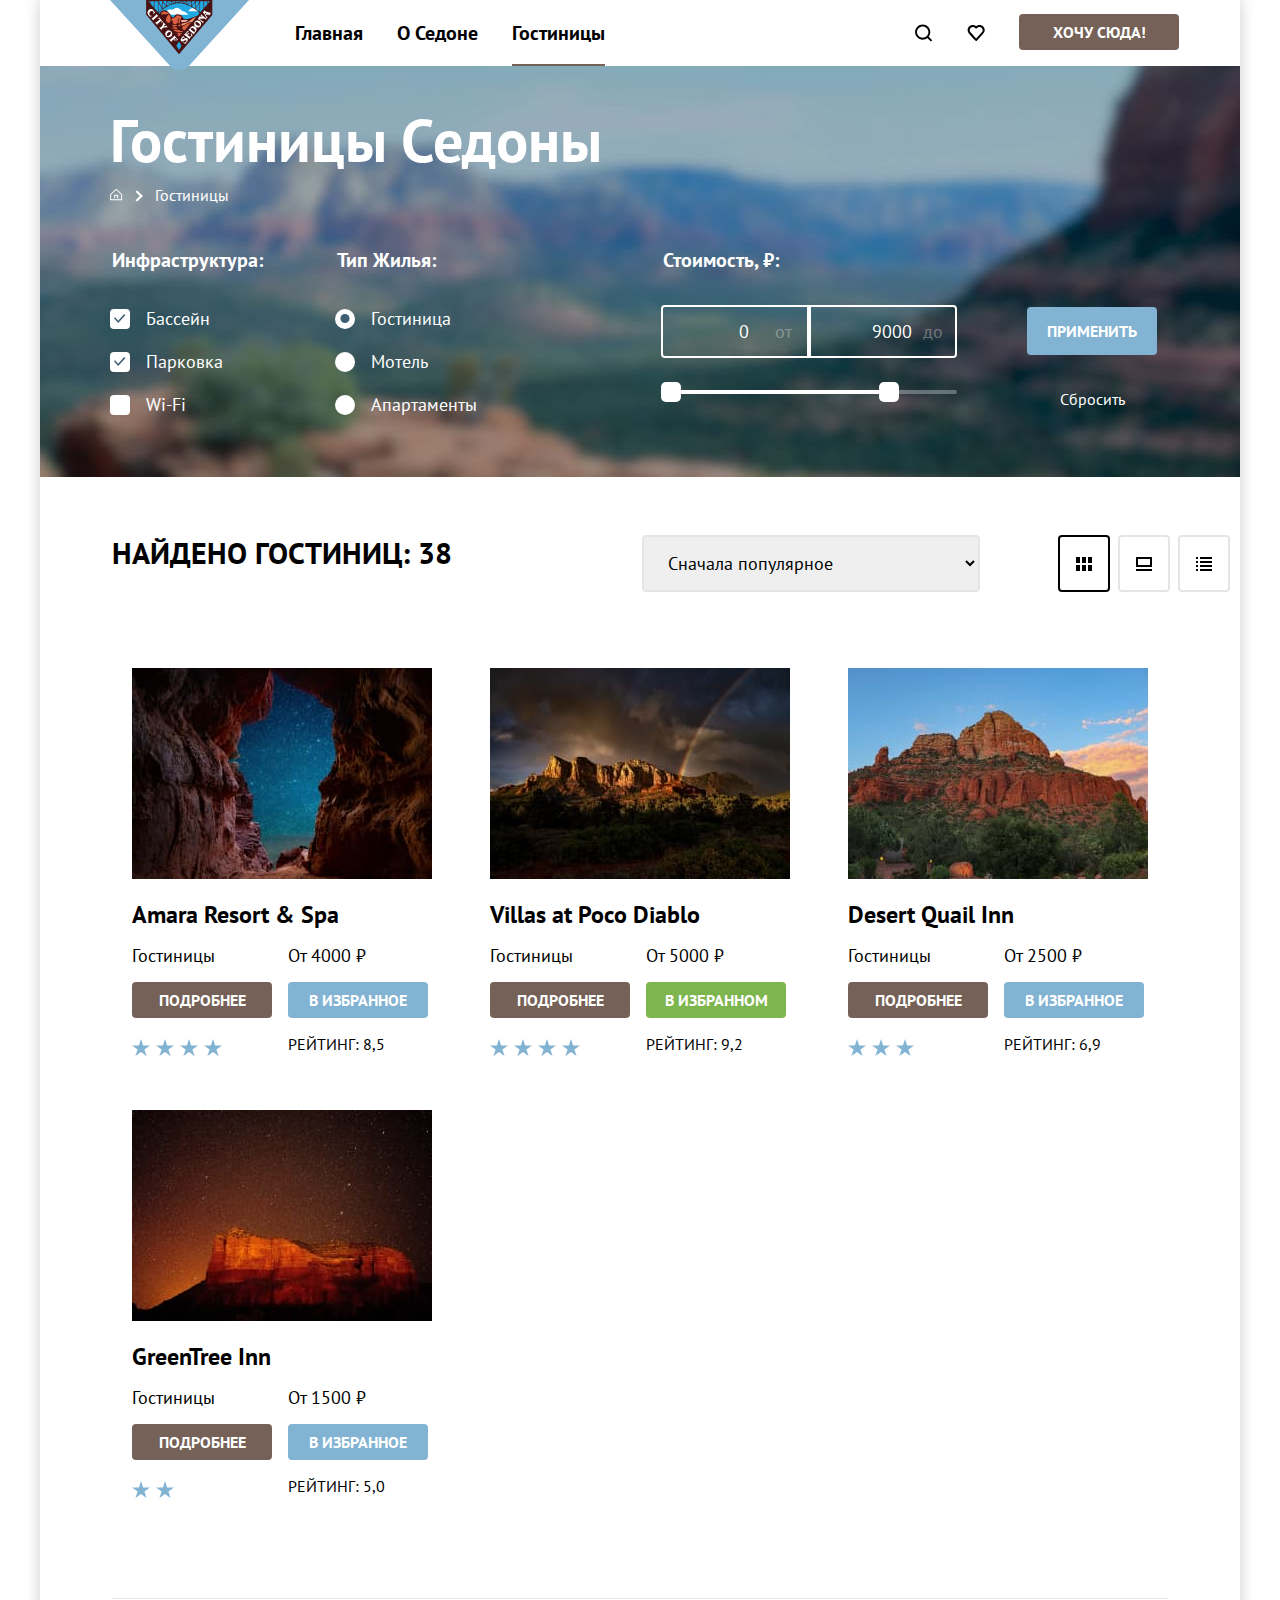
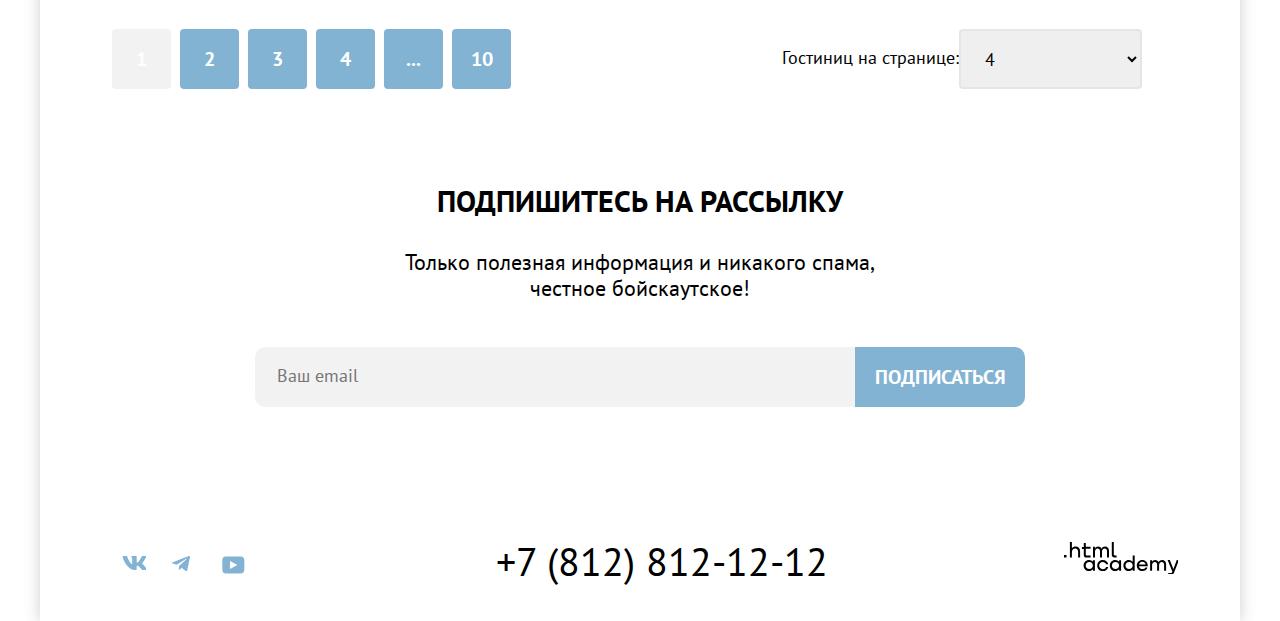
<file: 8/catalog.html>
<!DOCTYPE html>
<html lang="ru">

  <head>
    <meta charset="utf-8">
    <title>Каталог</title>

    <link rel="stylesheet" href="styles/styles.css">

    <base href="https://htmlacademy-htmlcss.github.io/2086459-sedona-34/8/">
</head>

  <body>
    <div class="wrapper">
      <header class="page-header">
        <nav class="navigation">
          <a class="navigation-logo" href="index.html">
            <img class="page-header-logo" alt="Логотип «Седона»." src="images/logo.svg" width="139" height="70">
          </a>
          <ul class="navigation-list">
            <li class="navigation-item">
              <a class="navigation-link" href="index.html">Главная</a>
            </li>
            <li class="navigation-item">
              <a class="navigation-link" href="about.html">О Седоне</a>
            </li>
            <li class="navigation-item">
              <a class="navigation-link navigation-link-current" href="#">Гостиницы</a>
            </li>
          </ul>
          <ul class="navigation-list navigation-user">
            <li class="navigation-item">
              <a class="navigation-link navigation-search" href="#">
                <span class="visually-hidden">Поиск.</span>
              </a>
            </li>
            <li class="navigation-item">
              <a class="navigation-link navigation-favorite" href="#">
                <span class="visually-hidden">Избранное.</span>
              </a>
            </li>
            <li class="navigation-item navigation-button-link">
              <a class="navigation-link button navigation-item-button" href="#">Хочу сюда!</a>
            </li>
          </ul>
        </nav>
      </header>

      <main class="main-container main-inner">
        <section class="catalog-filter">
          <h1 class="catalog-filter-title">Гостиницы Седоны</h1>
          <ul class="breadcrumbs">
            <li class="breadcrumbs-item">
              <a href="#">
                <svg class="breadcrumbs-item-icon" width="13" height="13" viewBox="0 0 13 13" fill="none"
                  xmlns="http://www.w3.org/2000/svg">
                  <path fill-rule="evenodd" clip-rule="evenodd"
                    d="m.162 6.15 6-5.5 6 5.5v6.2h-12v-6.2Zm1 .4v4.8h10v-4.8l-5-4.5-5 4.5Zm4 3.8h-1v-3.5h4v3.5h-1v-2.5h-2v2.5Z" />
                </svg>
              </a>
            </li>
            <li class="breadcrumbs-item">
              <span class="breadcrumbs-item-pointer"></span>
            </li>
            <li class="breadcrumbs-item">
              <a class="breadcrumbs-link" href="catalog.html">Гостиницы</a>
            </li>
          </ul>

          <div class="options-catalog-container">
            <form class="catalog-filter-group">
              <div class="catalog-filter-criteria">
                <fieldset class="catalog-filter-group-items">
                  <legend class="catalog-filter-group-title">Инфраструктура:</legend>
                  <ul class="catalog-filter-list">
                    <li class="catalog-filter-item">
                      <label class="control">
                        <input class="visually-hidden control-input" type="checkbox" name="option-pool" checked
                          disabled>
                        <span class="control-mark"></span>
                        <span class="control-label">Бассейн</span>
                      </label>
                    </li>
                    <li class="catalog-filter-item">
                      <label class="control">
                        <input class="visually-hidden control-input" type="checkbox" name="option-parking" checked
                          disabled>
                        <span class="control-mark"></span>
                        <span class="control-label">Парковка</span>
                      </label>
                    </li>
                    <li class="catalog-filter-item">
                      <label class="control">
                        <input class="visually-hidden control-input" type="checkbox" name="option-internet">
                        <span class="control-mark"></span>
                        <span class="control-label">Wi-Fi</span>
                      </label>
                    </li>
                  </ul>
                </fieldset>

                <fieldset class="catalog-filter-group-items">
                  <legend class="catalog-filter-group-title">Тип Жилья:</legend>
                  <ul class="catalog-filter-list">
                    <li class="catalog-filter-item">
                      <label class="control">
                        <input class="visually-hidden control-input" type="radio" name="service-group" value="hotel"
                          checked>
                        <span class="control-mark control-mark-circle"></span>
                        <span class="control-label">Гостиница</span>
                      </label>
                    </li>
                    <li class="catalog-filter-item">
                      <label class="control">
                        <input class="visually-hidden control-input" type="radio" name="service-group" value="motel">
                        <span class="control-mark control-mark-circle"></span>
                        <span class="control-label">Мотель</span>
                      </label>
                    </li>
                    <li class="catalog-filter-item">
                      <label class="control">
                        <input class="visually-hidden control-input" type="radio" name="service-group"
                          value="apartments">
                        <span class="control-mark control-mark-circle"></span>
                        <span class="control-label">Апартаменты</span>
                      </label>
                    </li>
                  </ul>
                </fieldset>
              </div>

              <fieldset class="catalog-filter-group-items">
                <legend class="catalog-filter-group-title-cost">Стоимость, ₽:</legend>

                <div class="range">
                  <div class="range-wrapper-inputs">
                    <label class="catalog-filter-label catalog-filter-label-from">
                      <span class="catalog-filter-label-text">от</span>
                      <input class="range-input" type="number" value="0" name="min-price">
                    </label>
                    <label class="catalog-filter-label catalog-filter-label-to">
                      <span class="catalog-filter-label-text">до</span>
                      <input class="range-input" type="number" value="9000" name="max-price">
                    </label>
                  </div>
                  <div class="range-scale">
                    <div class="range-bar">
                      <button class="range-toggle toggle-min">
                        <span class="visually-hidden">Изменить минимальную цену.</span>
                      </button>
                      <button class="range-toggle toggle-max">
                        <span class="visually-hidden">Изменить максимальную цену.</span>
                      </button>
                    </div>
                  </div>
                </div>
              </fieldset>

              <div class="buttons-in-options">
                <button class="button button-apply" type="submit">Применить</button>
                <button class="button-reset button" type="reset">Сбросить</button>
              </div>
            </form>
          </div>
        </section>

        <section class="options-housing">
          <h2 class="visually-hidden">Результаты поиска.</h2>
          <div class="options-housing-wrapper">
            <p class="options-housing-amount">Найдено гостиниц: 38</p>

            <select class="select-control" aria-label="Сортировка.">
              <option value="popular">Сначала популярное</option>
              <option value="cheap">Сначала дешёвое</option>
              <option value="expensive">Сначала дорогое</option>
            </select>

            <a href="#" class="button button-rank button-view-tables">
              <span class="visually-hidden">Показать таблицу.</span>
            </a>
            <a class="button button-rank button-view-cards" href="#">
              <span class="visually-hidden">Показать карточки.</span>
            </a>
            <a class="button button-rank button-view-list" href="#">
              <span class="visually-hidden">Показать список.</span>
            </a>

          </div>
          <ul class="service-list">
            <li class="service-card">
              <a class="service-card-link" href="#">
                <img class="service-card-image" src="images/hotel-1.jpg" width="300" height="211"
                  alt="Звездное небо через скалу.">
                <p class="service-card-title">Amara Resort & Spa</p>
              </a>
              <div class="service-card-wrapper">
                <p class="service-card-format options-hotels">Гостиницы</p>
                <p class="service-card-price options-hotels">От 4000 ₽</p>
                <a class="service-card-button-information button" href="#">Подробнее</a>
                <a class="service-card-button-favorites button" href="#">В избранное</a>
                <div class="service-card-stars">
                  <img class="service-card-four-stars" src="images/star.svg" width="18" height="17"
                    alt="Гостиница класса 4 звезды.">
                  <img class="service-card-four-stars" src="images/star.svg" width="18" height="17"
                    alt="Гостиница класса 4 звезды.">
                  <img class="service-card-four-stars" src="images/star.svg" width="18" height="17"
                    alt="Гостиница класса 4 звезды.">
                  <img class="service-card-four-stars" src="images/star.svg" width="18" height="17"
                    alt="Гостиница класса 4 звезды.">
                </div>
                <p class="service-card-rating">Рейтинг: 8,5</p>
              </div>
            </li>

            <li class="service-card">
              <a class="service-card-link" href="#">
                <img class="service-card-image" src="images/hotel-2.jpg" width="300" height="211" alt="Гора с радугой.">
                <p class="service-card-title">Villas at Poco Diablo</p>
              </a>

              <div class="service-card-wrapper">
                <p class="service-card-format options-hotels">Гостиницы</p>
                <p class="service-card-price options-hotels">От 5000 ₽</p>
                <a class="service-card-button-information button" href="#">Подробнее</a>
                <a class="service-card-button-favorites button button-choice" href="#">В избранном</a>
                <div class="service-card-stars">
                  <img class="service-card-four-stars" src="images/star.svg" width="18" height="17"
                    alt="Гостиница класса 4 звезды.">
                  <img class="service-card-four-stars" src="images/star.svg" width="18" height="17"
                    alt="Гостиница класса 4 звезды.">
                  <img class="service-card-four-stars" src="images/star.svg" width="18" height="17"
                    alt="Гостиница класса 4 звезды.">
                  <img class="service-card-four-stars" src="images/star.svg" width="18" height="17"
                    alt="Гостиница класса 4 звезды.">
                </div>
                <p class="service-card-rating">Рейтинг: 9,2</p>
              </div>
            </li>

            <li class="service-card">
              <a class="service-card-link" href="#">
                <img class="service-card-image" src="images/hotel-3.jpg" width="300" height="211"
                  alt="Гора и голубое небо.">
                <p class="service-card-title">Desert Quail Inn</p>
              </a>
              <div class="service-card-wrapper">
                <p class="service-card-format options-hotels">Гостиницы</p>
                <p class="service-card-price options-hotels">От 2500 ₽</p>
                <a class="service-card-button-information button" href="#">Подробнее</a>
                <a class="service-card-button-favorites button" href="#">В избранное</a>
                <div class="service-card-stars">
                  <img class="service-card-three-stars" src="images/star.svg" width="18" height="17"
                    alt="Гостиница класса 3 звезды.">
                  <img class="service-card-three-stars" src="images/star.svg" width="18" height="17"
                    alt="Гостиница класса 3 звезды.">
                  <img class="service-card-three-stars" src="images/star.svg" width="18" height="17"
                    alt="Гостиница класса 3 звезды.">
                </div>
                <p class="service-card-rating">Рейтинг: 6,9</p>
              </div>
            </li>

            <li class="service-card">
              <a class="service-card-link" href="#">
                <img class="service-card-image" src="images/hotel-4.jpg" width="300" height="211"
                  alt="Гора с красивым закатом">
                <p class="service-card-title">GreenTree Inn</p>
              </a>
              <div class="service-card-wrapper">
                <p class="service-card-format options-hotels">Гостиницы</p>
                <p class="service-card-price options-hotels">От 1500 ₽</p>
                <a class="service-card-button-information button" href="#">Подробнее</a>
                <a class="service-card-button-favorites button" href="#">В избранное</a>
                <div class="service-card-stars">
                  <img class="service-card-two-stars" src="images/star.svg" width="18" height="17"
                    alt="Гостиница класса 2 звезды.">
                  <img class="service-card-two-stars" src="images/star.svg" width="18" height="17"
                    alt="Гостиница класса 2 звезды.">
                </div>
                <p class="service-card-rating">Рейтинг: 5,0</p>
              </div>
            </li>
          </ul>
          <div class="divider-line"></div>

          <div class="catalog-in-pagination">
            <ul class="pagination">
              <li class="pagination-item">
                <a class="pagination-link pagination-current button">1</a>
              </li>
              <li class="pagination-item">
                <a class="pagination-link button" href="#">2</a>
              </li>
              <li class="pagination-item">
                <a class="pagination-link button" href="#">3</a>
              </li>
              <li class="pagination-item">
                <a class="pagination-link button" href="#">4</a>
              </li>
              <li class="pagination-item">
                <a class="pagination-link button" href="#">...</a>
              </li>
              <li class="pagination-item">
                <a class="pagination-link button" href="#">10</a>
              </li>
            </ul>

            <div class="amount-hotels">
              <p>Гостиниц на странице:</p>
              <select class="select-control select-control-pagination" aria-label="Количество.">
                <option value="four">4</option>
              </select>
            </div>
          </div>

        </section>
        <section class="subscribe in-catalog">
          <h2 class="subscribe-title subscribe-title-in-catalog">Подпишитесь на рассылку</h2>
          <p class="subscribe-description subscribe-description-in-catalog">Только полезная информация и никакого спама,
            честное бойскаутское!
          </p>
          <form class="newsletter-form" action="https://echo.htmlacademy.ru/" method="post">
            <label for="newsletter-email" class="visually-hidden">Ваш email.</label>
            <input class="field field-catalog" placeholder="Ваш email" type="email" name="newsletter-email"
              id="newsletter-email" required>
            <button class="button newsletter-button" type="submit">Подписаться</button>
          </form>
        </section>
      </main>

      <footer class="page-footer">
        <ul class="footer-social-list">
          <li class="footer-social-item">
            <a class="footer-button footer-vkontakte" href="#">
              <svg class="footer-button-image" width="24" height="18" viewBox="0 0 24 18" fill="none"
                xmlns="http://www.w3.org/2000/svg">
                <path fill-rule="evenodd" clip-rule="evenodd"
                  d="M24.116.948c.166-.546 0-.948-.795-.948h-2.625c-.668 0-.976.347-1.143.73 0 0-1.335 3.196-3.226 5.272-.612.602-.89.793-1.224.793-.167 0-.418-.191-.418-.738V.948c0-.656-.184-.948-.74-.948H9.817C9.4 0 9.15.304 9.15.593c0 .621.946.765 1.043 2.513v3.798c0 .833-.153.984-.487.984-.89 0-3.055-3.211-4.34-6.885C5.116.288 4.865 0 4.193 0H1.566c-.75 0-.9.347-.9.73 0 .682.89 4.07 4.145 8.551C6.981 12.341 10.036 14 12.82 14c1.67 0 1.875-.368 1.875-1.003v-2.313c0-.737.158-.884.687-.884.39 0 1.057.192 2.615 1.667C19.776 13.216 20.07 14 21.071 14h2.625c.75 0 1.126-.368.91-1.096-.238-.724-1.088-1.775-2.215-3.022-.612-.71-1.53-1.475-1.809-1.858-.389-.491-.278-.71 0-1.147 0 0 3.2-4.426 3.533-5.929h.001Z" />
              </svg>
              <span class="visually-hidden">ВКонтакте.</span>
            </a>
          </li>
          <li class="footer-social-item">
            <a class="footer-button footer-telegram" href="#">
              <svg class="footer-button-image" width="24" height="18" viewBox="0 0 24 18" fill="none"
                xmlns="http://www.w3.org/2000/svg">
                <path
                  d="M16.785.1.84 6.247C-.248 6.685-.24 7.292.64 7.563L4.735 8.84l9.472-5.976c.448-.273.857-.126.52.172L7.053 9.962H7.05h.002l-.283 4.22c.414 0 .597-.19.829-.413l1.988-1.934 4.136 3.055c.762.42 1.31.204 1.5-.706L17.938 1.39c.278-1.114-.425-1.619-1.153-1.29Z" />
              </svg>
              <span class="visually-hidden">Телеграм.</span>
            </a>
          </li>
          <li class="footer-social-item">
            <a class="footer-button footer-youtube" href="#">
              <svg class="footer-button-image" width="24" height="18" viewBox="0 0 24 18" fill="none"
                xmlns="http://www.w3.org/2000/svg">
                <path
                  d="M18.94.5H3.507C1.647.5.333 2.094.333 3.9v10.094c0 1.912 1.314 3.506 3.174 3.506H19.16c1.642 0 3.174-1.594 3.174-3.4V3.9C22.114 2.094 20.801.5 18.94.5ZM7.995 13.037V4.963L15.328 9l-7.333 4.037Z" />
              </svg>
              <span class="visually-hidden">Ютуб.</span>
            </a>
          </li>
        </ul>

        <a class="footer-phone" href="tel:+78128121212">+7 (812) 812-12-12</a>
        <p class="about-text">
          <a class="htmlacademy-link" href="https://htmlacademy.ru/">
            <svg class="htmlacademy-logo" width="114" height="32" viewBox="0 0 114 32" fill="none"
              xmlns="http://www.w3.org/2000/svg">
              <path
                d="M0 12.9v2.6h2.5v-2.6H0ZM11.6 4.5c-1.6 0-2.8.7-3.6 1.7h-.1V0h-2v15.5h2v-5.3c0-2.1 1.3-3.6 3.3-3.6 1.8 0 2.9 1.4 2.9 3.2v5.7h2V9.4c.1-3-1.8-4.9-4.5-4.9ZM26.6 4.8h-4.8V1.1h-2v3.8h-1.9v2h1.9v6c0 1.7 1 2.7 2.7 2.7h4.1v-2h-3.7c-.7 0-1.1-.4-1.1-1.1V6.8h4.8v-2ZM41.1 4.6c-1.6 0-2.9.8-3.5 2.1h-.1c-.6-1.2-1.8-2.1-3.4-2.1-1.4 0-2.5.8-3.1 1.8h-.1V4.8H29v10.6h2V10c0-2 1-3.5 2.6-3.5 1.5 0 2.4 1 2.4 2.6v6.3h2V9.8c0-2.4 1.4-3.3 2.6-3.3 1.5 0 2.4 1 2.4 2.6v6.3h2V8.9c.1-2.5-1.4-4.3-3.9-4.3ZM47.8 12.7c0 1.7 1 2.7 2.8 2.7h2v-2h-1.7c-.7 0-1.1-.4-1.1-1.1V0h-2v12.7ZM28.9 19.7c-.9-1.1-2.2-1.8-3.9-1.8-3.1 0-5.4 2.3-5.4 5.6s2.3 5.6 5.4 5.6c1.8 0 3-.8 3.8-1.9h.1v1.6h2V18.2h-2v1.5Zm-3.6 7.4c-2.2 0-3.6-1.6-3.6-3.6s1.4-3.6 3.6-3.6 3.6 1.6 3.6 3.6c0 1.9-1.4 3.6-3.6 3.6ZM44.2 22c-.5-2.4-2.6-4.1-5.4-4.1-3.4 0-5.6 2.5-5.6 5.6 0 3.1 2.2 5.6 5.6 5.6 2.8 0 4.9-1.8 5.4-4.2h-2.1c-.4 1.3-1.7 2.3-3.3 2.3-2.2 0-3.6-1.6-3.6-3.6s1.4-3.6 3.6-3.6c1.6 0 2.8 1 3.3 2.2h2.1V22ZM55.1 19.7c-.9-1.1-2.2-1.8-3.9-1.8-3.1 0-5.4 2.3-5.4 5.6s2.3 5.6 5.4 5.6c1.8 0 3-.8 3.8-1.9h.1v1.6h2V18.2h-2v1.5Zm-3.6 7.4c-2.2 0-3.6-1.6-3.6-3.6s1.4-3.6 3.6-3.6 3.6 1.6 3.6 3.6c0 1.9-1.5 3.6-3.6 3.6ZM68.7 19.8c-.9-1.1-2.2-1.9-3.9-1.9-3.1 0-5.4 2.3-5.4 5.6s2.2 5.6 5.4 5.6c1.7 0 3-.8 3.8-1.8h.1v1.5h2V13.4h-2v6.4Zm-3.6 7.3c-2.2 0-3.6-1.6-3.6-3.6s1.4-3.6 3.6-3.6 3.6 1.6 3.6 3.6c-.1 2-1.5 3.6-3.6 3.6ZM78.3 17.9c-3.3 0-5.5 2.5-5.5 5.6 0 3 2.1 5.6 5.5 5.6 2.5 0 4.5-1.3 5.2-3.6h-2.1c-.5 1-1.6 1.6-3 1.6-1.9 0-3.3-1.3-3.4-2.9h8.8c.2-3.6-2-6.3-5.5-6.3Zm0 1.9c1.7 0 3 1 3.3 2.6h-6.5c.3-1.5 1.5-2.6 3.2-2.6ZM98.2 17.9c-1.6 0-2.9.8-3.6 2h-.1c-.6-1.2-1.8-2-3.4-2-1.4 0-2.5.7-3.1 1.8v-1.5h-1.9v10.6h2v-5.4c0-2 1-3.4 2.6-3.5 1.5 0 2.4 1 2.4 2.6v6.3h2v-5.6c0-2.4 1.4-3.3 2.6-3.3 1.5 0 2.4 1 2.4 2.6v6.3h2v-6.5c.1-2.6-1.4-4.4-3.9-4.4ZM109.4 27l-3.6-8.9h-2.2l4.8 11.6c-.3.9-.7 1.2-1.7 1.2h-2.5v2h2.5c1.8 0 2.8-.8 3.5-2.6l4.7-12.2h-2.1l-3.4 8.9Z" />
            </svg>
          </a>
        </p>
      </footer>
    </div>
  </body>

</html>
</file>
<file: styles/styles.css>
@font-face {
    font-family: "PT Sans";
    font-style: normal;
    font-weight: 400;
    src: url("../fonts/ptsans-400.woff2") format("woff2");
    font-display: swap;
}

@font-face {
    font-family: "PT Sans";
    font-style: normal;
    font-weight: 700;
    src: url("../fonts/ptsans-700.woff2") format("woff2");
    font-display: swap;
}

html {
    height: 100%;
}

body {
    font-family: "PT Sans", sans-serif;
    font-size: 24px;
    line-height: 28px;
    color: rgb(0, 0, 0);
    background-color: rgb(255, 255, 255);
    margin: 0;
    display: flex;
    flex-direction: column;
    min-height: 100%;
    min-width: 1200px;
}

.wrapper {
    margin: 0 auto;
    width: 1200px;
    box-shadow: 0px 0px 15px 0px rgba(0, 0, 0, 0.2);
}

.main-container {
    flex-grow: 1;
    margin: 0 auto;
}

.page-header {
    min-height: 65px;
}

.navigation {
    display: flex;
    flex-wrap: wrap;
}

img {
    max-width: 100%;
    object-fit: contain;
}

.navigation-list {
    margin: 0;
    padding: 0;
    width: 500px;
    /*Сделано с запасом для еще одного элемента, как в скринкасте*/
    list-style-type: none;
    display: flex;
    flex-wrap: wrap;
    margin-left: 46px;
}

.navigation-user {
    width: 290px;
    /*Сделано с запасом для еще одного элемента, как в скринкасте*/
    margin: 0;
    display: flex;
    flex-wrap: wrap;
    margin-left: 122px;
}

.navigation-logo {
    margin: 0;
    padding: 0;
    margin-left: 70px;
    margin-bottom: -10px;
}

.welcome-text {
    display: block;
    margin: 0 auto;
    padding-top: 50px;
}

.advantages-icons {
    color: rgb(131, 179, 211);
    background: center no-repeat;
    margin: 0;
    padding: 0;
    margin-top: 80px;
    width: 72px;
    min-height: 75px;
}

.advantages-home {
    background-image: url("../images/home.svg");
}

.advantages-burger {
    background-image: url("../images/burger.svg");
}

.advantages-gift {
    background-image: url("../images/gift.svg");
}

.advantages-item-black-words-list {
    width: 400px;
    min-height: 384px;
    display: flex;
    flex-direction: column;
    align-items: center;
}

.city-advantage-container {
    width: 400px;
    min-height: 384px;
    display: flex;
    flex-direction: column;
    align-items: center;
}

.advantages-item-bridge {
    width: 400px;
    min-height: 384px;
    display: flex;
    flex-direction: column;
    align-items: center;
}

.search {
    min-height: 417px;
    display: flex;
    flex-direction: column;
    margin: 0 auto;
    flex-wrap: wrap;
}

.search-button {
    width: 544px;
    min-height: 36px;
    margin: 0;
    margin-bottom: 92px;
    align-self: center;
    border-radius: 4px;
    padding: 12px 15px;
}

.page-footer {
    display: flex;
    margin: 0 auto;
    min-height: 120px;
    align-items: center;
    flex-wrap: wrap;
}

.footer-social-list {
    display: flex;
    list-style-type: none;
    flex-wrap: wrap;
    padding: 45px 0 35px 0;
    margin: 0;
    margin-left: 82px;
    width: 150px;
}

.footer-social-item {
    margin: 0;
    padding: 0;
    margin-right: 26px;
}

.about-text {
    margin: 0;
    margin-top: 12px;
}

.visually-hidden {
    position: absolute;
    width: 1px;
    height: 1px;
    margin: -1px;
    padding: 0;
    border: 0;
    clip: rect(0 0 0 0);
    overflow: hidden;
}

.breadcrumbs {
    display: flex;
    list-style-type: none;
    flex-wrap: wrap;
    margin: 0;
    padding: 0;
    margin-bottom: 40px;
    align-items: center;
}

.options-catalog-container {
    display: flex;
    justify-content: space-between;
    margin: 0 auto;
    flex-wrap: wrap;
    min-height: 150px;
}

.catalog-filter-group {
    display: flex;
    flex-wrap: wrap;
}

.catalog-filter-group-items {
    width: 150px;
    min-height: 150px;
    margin: 0;
    margin-right: 71px;
    padding: 0;
    border: none;
}

.catalog-filter-criteria {
    display: flex;
    min-width: 366px;
    min-height: 150px;
    margin: 0;
    margin-right: 98px;
    margin-bottom: 48px;
}

.catalog-filter-group-title-cost {
    margin-right: 65px;
    font-family: inherit;
    font-weight: 700;
    font-size: 20px;
    line-height: 26px;
    min-width: 116px;
}

.buttons-in-options {
    display: flex;
    flex-direction: column;
    margin: 0;
    margin-top: 59px;
    margin-left: -2px;
}

.service-list {
    display: grid;
    grid-template-columns: repeat(3, 340px);
    column-gap: 19px;
    margin: 0;
    margin-bottom: 66px;
    padding: 0;
    list-style-type: none;
    margin-left: 72px;
    margin-right: 72px;
}

.service-card {
    width: 340px;
    min-height: 400px;
    padding: 20px;
    padding-bottom: 10px;
}

.service-card-title {
    margin: 0;
    margin-top: 11px;
    font-weight: 700;
}

.service-card-wrapper {
    display: grid;
    background-color: rgb(255, 255, 255);
    grid-template-columns: repeat(2, 140px);
    gap: 16px;
    margin-top: 16px;
}

.divider-line {
    border-bottom: 1px solid rgb(230, 230, 230);
    min-width: 1055px;
    margin-bottom: 30px;
    margin-left: 72px;
    margin-right: 72px;
}

.pagination {
    display: flex;
    list-style-type: none;
    margin: 0;
    flex-wrap: wrap;
    margin-left: 74px;
    padding: 0;
    margin-right: 270px;
}

.pagination-item {
    width: 60px;
    min-height: 60px;
    padding: 0;
    margin: 0;
}

.pagination-item:not(:last-child) {
    margin-right: 8px;
}

.catalog-in-pagination {
    display: flex;
    min-width: 1056px;
    min-height: 60px;
    flex-wrap: wrap;
}

.button {
    display: inline-block;
    font-family: inherit;
    font-weight: 700;
    font-size: 20px;
    line-height: 36px;
    text-align: center;
    color: rgb(255, 255, 255);
    background-color: rgb(117, 97, 87);
    text-decoration: none;
    text-transform: uppercase;
    align-items: center;
    cursor: pointer;
    border: none;
}

.button:hover {
    background-color: rgb(97, 80, 72);
}

.button:focus {
    background-color: rgb(97, 80, 72);
}

.button:active {
    background-color: rgb(117, 97, 87);
    color: rgba(255, 255, 255, 0.3);
}

.button:disabled {
    background-color: rgb(229, 229, 229);
}

.newsletter-button {
    background: rgb(130, 179, 211);
    border-radius: 0px 10px 10px 0px;
    width: 200px;
    min-height: 36px;
    padding: 12px 15px;
}

.newsletter-button:hover {
    background: rgb(104, 162, 202);
}

.newsletter-button:focus {
    background: rgb(104, 162, 202);
}

.newsletter-button:active {
    background: rgb(130, 179, 211);
    color: rgba(255, 255, 255, 0.3);
}

.newsletter-button:disabled {
    background-color: rgb(229, 229, 229);
}

.navigation-link {
    font-weight: 700;
    font-size: 20px;
    line-height: 26px;
    color: inherit;
    text-decoration: none;
    display: block;
}

.navigation-link-current::after {
    display: block;
    height: 2px;
    background-color: rgb(117, 98, 87);
    content: "";
    min-width: 60px;
    top: 43px;
    bottom: 0;
    left: 0;
    right: 0;
    position: absolute;
}

.footer-button {
    font-family: inherit;
    text-decoration: none;
    width: 24px;
    min-height: 18px;
    background: center no-repeat;
    display: block;
}

.footer-button-image {
    fill: rgb(131, 179, 211);
}

.footer-button-image:hover {
    fill: rgb(104, 162, 202);
}

.footer-button-image:focus {
    fill: rgb(104, 162, 202);
    border: none;
}

.footer-button-image:active {
    fill: rgba(104, 162, 202, 0.3);
}

.field {
    font-family: inherit;
    min-width: 554px;
    min-height: 52px;
    border-radius: 10px 0px 0px 10px;
    margin: 0;
    position: relative;
    padding: 0 22px;
    padding-left: 18px;
    padding-top: 2px;
    outline: none;
    border: 3px solid rgb(255, 255, 255);
}

.field-catalog {
    background: rgb(242, 242, 242);
    border: 3px solid rgb(242, 242, 242);
}

.field:hover {
    background: rgb(230, 230, 230);
    border: 3px solid rgb(230, 230, 230);
}

.field:focus {
    background: rgb(230, 230, 230);
    border: 3px solid rgb(131, 179, 211);
}

.field:active {
    background: rgb(255, 255, 255);
    border: 3px solid rgb(0, 0, 0);
}

.footer-social-item:nth-child(3) {
    margin-left: -4px;
    margin-top: -1px;
}

.breadcrumbs-link {
    font-size: 16px;
    line-height: 21px;
    text-decoration: none;
    cursor: pointer;
    color: rgb(255, 255, 255);
}

.breadcrumbs-item {
    min-width: 12px;
    min-height: 12px;
    margin: 0;
    padding: 0;
    margin-right: 6px;
    margin-top: 3px;
}

.breadcrumbs-item-pointer {
    display: block;
    width: 6px;
    height: 6px;
    border-top: 2px solid rgb(255, 255, 255);
    border-right: 2px solid rgb(255, 255, 255);
    transform: rotate(45deg);
    margin-top: 5px;
}

.breadcrumbs-link:hover {
    color: rgba(255, 255, 255, 0.6);
}

.breadcrumbs-link:active {
    color: rgba(255, 255, 255, 0.3);
}

.breadcrumbs-item-icon {
    fill: rgb(255, 255, 255);
    margin-left: 2px;
    margin-top: 1px;
}

.breadcrumbs-item-icon:hover {
    color: rgba(255, 255, 255, 0.6);
}

.breadcrumbs-item-icon:active {
    color: rgba(255, 255, 255, 0.3);
}

.catalog-filter-list {
    padding: 0;
    margin: 0;
    margin-top: 24px;
}

.range-scale {
    position: relative;
    height: 4px;
    margin-bottom: 16px;
    background-color: rgba(255, 255, 255, 0.3);
    border-radius: 2px;
    margin-top: 28px;
}

.range-bar {
    position: absolute;
    height: 4px;
    background-color: rgb(255, 255, 255);
    width: 228px;
}

.range-toggle {
    position: absolute;
    width: 20px;
    height: 20px;
    background: rgb(255, 255, 255);
    border-radius: 5px;
    cursor: pointer;
    border: 3px solid transparent;
    top: -8px;
    outline: none;
}

.range-toggle:hover {
    box-shadow: 0px 4px 10px rgba(0, 0, 0, 0.25);
}

.range-toggle:focus {
    border-color: rgb(131, 179, 211);
    box-shadow: 0px 4px 10px rgba(0, 0, 0, 0.25);
}

.range-toggle:active {
    border: 2px solid rgb(131, 179, 211);
    box-shadow: 0px 7px 15px rgba(0, 0, 0, 0.4);
}

.toggle-min {
    top: -8px;
}

.toggle-max {
    top: -8px;
    right: -10px;
}

.range-wrapper-inputs {
    display: flex;
    justify-content: center;
    margin-top: 33px;
}

.catalog-filter-label {
    display: flex;
    border: 2px solid;
    border-color: transparent;
    width: 141px;
    min-height: 44px;
    align-items: center;
    cursor: pointer;
}

.catalog-filter-label-from {
    border-top-left-radius: 4px;
    border-bottom-left-radius: 4px;
}

.catalog-filter-label-to {
    border-top-right-radius: 4px;
    border-bottom-right-radius: 4px;
}

.range-input {
    min-width: 120px;
    font: inherit;
    background-color: transparent;
    border: 2px solid rgb(255, 255, 255);
    font-size: 18px;
    line-height: 19px;
    padding-left: 19px;
    padding-top: 10px;
    padding-bottom: 11px;
    color: rgb(255, 255, 255);
    outline: none;
    -webkit-appearance: textfield;
    appearance: textfield;
    -moz-appearance: textfield;
}

.range-input::-webkit-outer-spin-button,
.range-input::-webkit-inner-spin-button {
    -webkit-appearance: none;
    appearance: none;
    margin: 0;
}

.range-input-nine-thousand {
    padding-left: 15px;
    border-top-right-radius: 4px;
    border-bottom-right-radius: 4px;
}

.range-input-zero {
    border-top-left-radius: 4px;
    border-bottom-left-radius: 4px;
}

.catalog-filter-label:hover .range-input {
    border-color: rgba(255, 255, 255, 0.6);
}

.range-input:hover {
    border-color: rgba(255, 255, 255, 0.6);
    -moz-appearance: number-input;
    border: 2px solid rgba(255, 255, 255, 0.6);
}

.range-input:focus {
    box-shadow: 0 0 0 3px rgba(129, 179, 210, 1), inset 0 0 0 3px rgba(129, 179, 210, 1);
    -moz-appearance: number-input;
    border: 2px solid rgba(255, 255, 255);
}

.range-input:active {
    background-color: rgb(117, 98, 87);
    border: 2px solid rgb(117, 98, 87);
}

.catalog-filter-label-text {
    position: absolute;
    margin: 0;
    padding: 0;
    font-family: inherit;
    opacity: 0.3;
    padding-left: 112px;
    padding-right: 18px;
    padding-top: 6px;
    padding-bottom: 11px;
    font-size: 18px;
    line-height: 21px;
}

.catalog-filter-label-text-to {
    padding-left: 106px;
}

.button-apply {
    font-size: 16px;
    line-height: 20px;
    background: rgb(130, 179, 211);
    min-width: 159px;
    min-height: 20px;
    padding: 14px 15px;
    border-radius: 4px;
    outline: none;
}

.button-apply:hover {
    background: rgb(104, 162, 202);
}

.button-apply:focus {
    background: rgb(104, 162, 202);
}

.button-apply:active {
    background: rgb(130, 179, 211);
    color: rgba(255, 255, 255, 0.3);
}

.button-apply:disabled {
    background: rgb(229, 229, 229);
}

.button-reset {
    font-size: 16px;
    line-height: 20px;
    background-color: unset;
    text-transform: capitalize;
    font-weight: 400;
    margin-top: 6px;
    min-width: 159px;
    min-height: 20px;
    padding: 11px 18px;
    border-radius: 4px;
    padding-left: 21px;
    background: none;
    border: 3px solid transparent;
    outline: none;
}

.button-reset:hover {
    opacity: 0.6;
    background: none;
}

.button-reset:focus {
    border-color: rgb(131, 179, 211);
    border-radius: 4px;
    color: rgb(255, 255, 255);
    background: none;
}

.button-reset:active {
    opacity: 0.3;
    background: none;
}

.button-rank {
    background-color: rgb(255, 255, 255);
    background-size: 16px 14px;
    background: no-repeat center;
    width: 44px;
    min-height: 45px;
    border: 2px solid rgb(0, 0, 0);
    border-radius: 4px;
    margin-right: 8px;
}

.options-housing-wrapper :nth-child(4n) {
    border-color: rgb(229, 229, 229);
}

.options-housing-wrapper :nth-child(5n) {
    border-color: rgb(229, 229, 229);
    margin-right: 0;
}

.button-rank:hover {
    border-color: rgb(0, 0, 0);
    background-color: inherit;
}

.button-rank:focus {
    border-color: rgb(104, 162, 202);
    background-color: inherit;
}

.button-rank:active {
    border-color: rgb(0, 0, 0);
    background-color: inherit;
}

.button-view-tables {
    background-image: url("../images/view-tables.png");
}

.button-view-cards {
    background-image: url("../images/view-cards.png");
}

.button-view-list {
    background-image: url("../images/view-list.png");
}

.service-card-button-information {
    font-size: 16px;
    line-height: 20px;
    width: 140px;
    min-height: 28px;
    border-radius: 4px;
    padding-top: 9px;
}

.service-card-link {
    color: rgb(0, 0, 0);
    text-decoration: none;
}

.service-card-button-favorites {
    font-size: 16px;
    line-height: 20px;
    background: rgb(130, 179, 211);
    width: 140px;
    min-height: 28px;
    border-radius: 4px;
    padding-top: 8px;
    margin-left: 4px;
}

.service-card-button-favorites:hover {
    background: rgb(104, 162, 202);
}

.service-card-button-favorites:focus {
    background: rgb(104, 162, 202);
}

.service-card-button-favorites:active {
    background: rgb(130, 179, 211);
    color: rgba(255, 255, 255, 0.3);
}

.service-card-button-favorites:disabled {
    background: rgb(229, 229, 229);
}

.service-card-stars {
    margin-top: 9px;
    display: grid;
    grid-template-columns: repeat(5, 24px);
}

.button-choice {
    background: rgb(125, 181, 79);
}

.button-choice:hover {
    background: rgb(108, 158, 66);
}

.button-choice:focus {
    background: rgb(108, 158, 66);
}

.button-choice:active {
    background: rgb(125, 181, 79);
    color: rgba(255, 255, 255, 0.3);
}

.button-choice:disabled {
    background: rgb(229, 229, 229);
}

.pagination-link {
    background: rgb(130, 179, 211);
    min-height: 36px;
    display: inline-table;
    border-radius: 4px;
    min-width: 23px;
    padding: 11px 18px;
}

.pagination-link:hover {
    background: rgb(104, 162, 202);
}

.pagination-link:focus {
    background: rgb(104, 162, 202);
}

.pagination-link:active {
    background: rgb(130, 179, 211);
    color: rgba(255, 255, 255, 0.3);
}

.pagination-current {
    background: rgb(242, 242, 242);
    color: rgb(0, 0, 0);
}

.pagination-current:hover {
    background: rgb(242, 242, 242);
}

.pagination-current:focus {
    background: rgb(242, 242, 242);
}

.pagination-current:active {
    background: rgb(242, 242, 242);
}

.amount-hotels-text {
    padding: 0;
    margin: 0;
    margin-top: 19px;
    margin-right: 50px;
}

.welcome {
    background-image: url("../images/welcome-image-background.jpg");
    background-repeat: no-repeat;
    text-align: center;
    min-height: 485px;
    background-color: rgb(146, 172, 185);
    background-size: cover;
    position: relative;
}

.welcome-graphic-element {
    position: absolute;
    right: 0;
    bottom: 0;
}

.welcome-subtitle {
    text-align: center;
    align-items: center;
    min-height: 282px;
    display: flex;
    flex-direction: column;
}

.welcome-subtitle-title {
    font-weight: 700;
    font-size: 30px;
    line-height: 36px;
    text-transform: uppercase;
    width: 620px;
    min-height: 72px;
    padding: 0;
    margin: 0;
    padding-top: 63px;
    padding-bottom: 31px;
}

.welcome-subtitle-description {
    font-size: 22px;
    line-height: 26px;
    padding: 0;
    margin: 0;
    padding-bottom: 90px;
}

.advantages-list {
    text-align: center;
    display: flex;
    justify-content: space-around;
    align-items: flex-start;
    flex-wrap: wrap;
    padding: 0;
    margin: 0;
}

.advantages-title {
    font-weight: 700;
    font-size: 24px;
    line-height: 28px;
    text-transform: uppercase;
    margin: 0;
    padding: 0;
    margin-top: 92px;
    width: 230px;
    min-height: 28px;
}

.advantages-title-two-words {
    min-height: 56px;
    width: 172px;
}

.advantages-item-white-words {
    min-height: 384px;
    display: flex;
    list-style-type: none;
    color: rgb(255, 255, 255);
    background-color: rgb(130, 179, 211);
    flex-wrap: wrap;
}

.advantages-description {
    font-size: 18px;
    line-height: 21px;
}

.city-advantage-container :nth-child(2n) {
    margin: 0;
    padding: 0;
    padding-top: 30px;
    padding-bottom: 30px;
}

.city-advantage-container :last-child {
    padding-bottom: 92px;
    width: 230px;
    min-height: 63px;
    margin: 0;
}

.advantages-item-black-words-list :last-child {
    width: 230px;
    min-height: 63px;
    margin: 0;
}

.advantages-item-black-words-list :nth-child(2n) {
    margin: 0;
    padding: 0;
    margin-top: 31px;
    margin-bottom: 30px;
}

.advantages-item-bridge :last-child {
    padding-bottom: 92px;
    width: 230px;
    min-height: 63px;
    margin: 0;
}

.advantages-item-bridge :nth-child(2n) {
    margin: 0;
    padding: 0;
    padding-top: 30px;
    padding-bottom: 30px;
}

.advantages-item-black-words {
    display: flex;
    padding: 0;
    margin: 0;
    min-height: 384px;
    color: rgb(0, 0, 0);
    background-color: rgb(255, 255, 255);
    flex-wrap: wrap;
}

.advantages-background-light-blue {
    background-color: rgba(131, 179, 211, 0.12);
}

.advantages-background-dark-blue {
    background-color: rgba(131, 179, 211, 0.2);
}

.search-title {
    font-weight: 700;
    font-size: 30px;
    line-height: 36px;
    text-align: center;
    text-transform: uppercase;
    margin: 0;
    margin-top: 89px;
}

.search-description {
    font-size: 22px;
    line-height: 26px;
    text-align: center;
    margin: 0;
    width: 590px;
    align-self: center;
    margin-top: 30px;
}

.search-description:nth-child(3) {
    margin: 0;
    padding: 0;
    margin-right: 16px;
    margin-bottom: 56px;
    margin-top: 0;
}


.subscribe-title {
    font-weight: 700;
    font-size: 30px;
    line-height: 36px;
    text-transform: uppercase;
    color: rgb(255, 255, 255);
    padding: 0;
    margin: 0;
    margin-top: 120px;
}

.subscribe-title-in-main {
    margin-top: 93px;
}

.subscribe-description {
    font-size: 22px;
    line-height: 26px;
    color: rgb(255, 255, 255);
    width: 475px;
    min-height: 52px;
    align-self: center;
    margin: 0;
    padding: 0;
    margin-top: 27px;
    margin-bottom: 47px;
    margin-left: 3px;
}

.subscribe {
    background-image: url("../images/subscribe-background.jpg");
    background-size: cover;
    background-repeat: no-repeat;
    text-align: center;
    background-color: rgb(146, 172, 185);
    display: flex;
    flex-direction: column;
    margin: 0 auto;
    flex-wrap: wrap;
}

.newsletter-form {
    margin: 0;
    padding-bottom: 94px;
    min-height: 60px;
    display: flex;
    min-width: 600px;
    align-items: center;
    justify-content: center;
}

.field::placeholder {
    font-family: inherit;
    font-size: 18px;
    line-height: 21px;
}

.footer-phone {
    font-weight: 400;
    font-size: 40px;
    line-height: 40px;
    text-align: center;
    text-transform: uppercase;
    text-decoration: none;
    color: inherit;
    min-width: 330px;
    min-height: 40px;
    margin: 0;
    margin-left: 218px;
    margin-right: 236px;
    margin-top: 6px;
}

.footer-phone:hover {
    color: rgb(117, 97, 87);
}

.footer-phone:focus {
    color: rgb(117, 97, 87);
}

.footer-phone:active {
    color: rgba(117, 97, 87, 0.3);
}

.htmlacademy-logo {
    fill: rgb(0, 0, 0);
}

.htmlacademy-logo:hover {
    fill: rgb(117, 97, 87);
}

.htmlacademy-logo:focus {
    fill: rgb(117, 97, 87);
}

.htmlacademy-logo:active {
    fill: rgba(117, 97, 87, 0.3);
}

.catalog-filter {
    background-image: url("../images/catalog-background.jpg");
    background-size: cover;
    background-repeat: no-repeat;
    color: rgb(255, 255, 255);
    background-color: rgb(146, 172, 185);
    min-height: 403px;
    padding: 0 70px 0 70px;
}

.catalog-filter-title {
    font-weight: 700;
    font-size: 60px;
    line-height: 78px;
    margin: 0;
    padding-top: 35px;
}

.catalog-filter-group-title {
    font-weight: 700;
    font-size: 20px;
    line-height: 26px;
    margin: 0;
    padding: 0;
}

.control {
    font-size: 18px;
    line-height: 21px;
    position: relative;
    padding-left: 40px;
    cursor: pointer;
}

.control-mark {
    position: absolute;
    top: 2px;
    left: 0;
    width: 20px;
    height: 20px;
    background-color: rgb(255, 255, 255);
    border-radius: 4px;
    cursor: pointer;
    border: none;
    outline: none;
}

.control-mark-circle {
    border-radius: 10px;
    position: absolute;
    top: 2px;
    left: 0;
    width: 20px;
    height: 20px;
    background-color: rgb(255, 255, 255);
    cursor: pointer;
    border: none;
    outline: none;
}

.control-input:focus+.control-mark {
    background-color: rgba(255, 255, 255, 0.6);
    box-shadow: 0 0 0 3px rgb(131, 179, 211);
}

.control-input:hover+.control-mark {
    background-color: rgba(255, 255, 255, 0.6);
}

.control-input:active+.control-mark {
    background-color: rgba(255, 255, 255, 0.3);
}

.control-input:disabled+.control-mark {
    background-color: rgba(255, 255, 255, 0.3);
}

.control-input:focus-visible+.control-mark-circle {
    background-color: rgba(255, 255, 255);
    box-shadow: 0 0 0 3px rgb(131, 179, 211);
}

.control-input:focus+.control-mark-circle {
    background-color: rgba(255, 255, 255);
    box-shadow: 0 0 0 3px rgb(131, 179, 211);
}

.control-input:disabled+.control-mark-circle {
    background-color: rgba(255, 255, 255, 0.3);
}

.control-input:checked+.control-mark {
    background-image: url("../images/mark.svg");
    background-size: 12px;
    background-repeat: no-repeat;
    background-position: center;
}

.control-input:checked:disabled+.control-mark {
    background-color: rgba(255, 255, 255, 0.3);
}

.control-input:checked+.control-mark-circle {
    background-image: url("../images/mark-circle.svg");
    background-size: 10px;
    background-repeat: no-repeat;
    background-position: center;
}

.catalog-filter-item:not(:last-child) {
    margin-bottom: 8px;
}

.catalog-filter-item {
    list-style-type: none;
}

.options-housing {
    margin: 0 auto;
    margin-top: 54px;
}

.options-housing-amount {
    font-weight: 700;
    font-size: 30px;
    line-height: 36px;
    text-transform: uppercase;
    margin: 0;
    margin-right: 192px;
    margin-top: 9px;
}

.options-housing-wrapper {
    display: flex;
    margin-bottom: 56px;
    margin-left: 72px;
}

.select-control {
    font-family: inherit;
    font-size: 18px;
    line-height: 21px;
    margin: 0;
    margin-right: 79px;
    width: 289px;
    height: 49px;
    border: 2px solid rgb(229, 229, 229, 1);
    border-radius: 4px;
    padding: 0 81px 0 18px;
    -webkit-appearance: none;
    appearance: none;
    background-color: rgb(255, 255, 255);
    outline: none;
}

.select-control:hover {
    border: 2px solid rgba(104, 162, 202, 1);
}

.select-control:focus {
    border: 2px solid rgba(104, 162, 202, 1);
}

.select-control:active {
    border: 2px solid rgba(63, 94, 114, 1);
}

.select-control-wrapper:disabled .select-control {
    border: 2px solid rgba(0, 0, 0, 0.3);
    opacity: 0.3;
}

.select-control-wrapper:disabled .pointer-in-select {
    background-image: url("../images/pointer-in-select-gray.svg");
}

.pointer-in-select {
    background-image: url("../images/pointer-in-select.svg");
    background-size: 12px 8px;
    background-repeat: no-repeat;
    width: 12px;
    height: 8px;
    margin: 0;
    padding: 0;
    position: absolute;
    right: 20px;
    top: 21px;
}

.pointer-amount-hotels {
    right: 20px;
    top: 26px;
}

.select-control-pagination {
    margin-right: 0;
    width: 160px;
    min-height: 50px;
    margin-top: 5px;
    padding-left: 18px;
    -webkit-appearance: none;
    appearance: none;
    outline: none;
}

.select-control-wrapper {
    position: relative;
    width: 290px;
    margin: 0;
    margin-right: 78px;
}

.options-hotels {
    font-size: 18px;
    line-height: 21px;
    margin: 0;
    padding: 0;
}

.options-hotels:nth-child(2) {
    margin-left: 4px;
    margin-top: -1px;
}

.service-card-rating {
    font-size: 16px;
    line-height: 20px;
    text-transform: uppercase;
    margin: 0;
    min-height: 36px;
    margin-left: 28px;
    margin-top: 10px;
}

.amount-hotels {
    font-size: 18px;
    line-height: 21px;
    width: 386px;
    min-height: 49px;
    display: flex;
    position: relative;
}

.in-catalog {
    color: rgb(0, 0, 0);
    background: none;
    min-height: 411px;
}

.subscribe-title-in-catalog {
    color: rgb(0, 0, 0);
}

.subscribe-description-in-catalog {
    color: rgb(0, 0, 0);
}

.navigation-item {
    margin: 0;
    margin-right: 34px;
    position: relative;
    margin-bottom: 15px;
    margin-top: 20px;
}

.navigation-search {
    background-image: url("../images/search.svg");
    background-size: 18px;
    background-repeat: no-repeat;
    background-position: center;
    min-height: 18px;
    width: 18px;
    color: rgb(0, 0, 0);
    cursor: pointer;
    margin-top: 24px;
}

.navigation-item-search {
    margin-right: 24px;
    margin-top: 0;
}

.navigation-favorite {
    background-image: url("../images/favorite.svg");
    background-size: 100%;
    background-repeat: no-repeat;
    background-position: center;
    min-height: 35px;
    width: 18px;
    color: rgb(0, 0, 0);
    cursor: pointer;
    margin-top: 15px;
    position: relative;
}

.navigation-favorite-circle {
    background: rgb(125, 181, 79);
    border-radius: 10px;
    height: 20px;
    width: 20px;
    color: rgb(255, 254, 254);
    font-size: 10px;
    line-height: 17px;
    text-align: center;
    position: absolute;
    left: 12px;
    top: 16px;
}

.navigation-item-favorite {
    margin-right: 32px;
    margin-top: 0;
}

.navigation-item-button {
    min-height: 20px;
    width: 130px;
    color: rgb(255, 255, 255);
    cursor: pointer;
    padding: 8px 15px;
    border-radius: 4px;
    margin: 0;
    font-size: 16px;
    line-height: 20px;
    margin-top: 15px;
}

.navigation-button-link {
    margin-right: 0;
    margin-top: 0;
}

.advantages-title-last-group {
    margin-top: 102px;
}

.modal-container {
    display: none;
    /*display: flex;*/
    /*Применяемое свойство вместо display: none;*/
    position: fixed;
    left: 0;
    top: 0;
    width: 100%;
    height: 100%;
    background-color: rgba(242, 242, 242, 0.8);
}

.modal-popup {
    position: relative;
    width: 633px;
    min-height: 480px;
    margin: auto;
    padding: 40px;
    background-color: rgb(255, 255, 255);
    box-shadow: 0 25px 50px rgba(0, 0, 0, 0.15);
    border-radius: 30px;
}

.modal-title {
    font-family: inherit;
    font-weight: 700;
    font-size: 30px;
    line-height: 36px;
    text-transform: uppercase;
    color: rgb(0, 0, 0);
    margin: 0;
    margin-top: 23px;
    margin-bottom: 64px;
    margin-left: 27px;
}

.modal-close-button {
    position: absolute;
    padding: 0;
    top: 53px;
    right: 67px;
    width: 56px;
    height: 56px;
    background-color: rgb(242, 242, 242);
    border: 3px solid rgb(242, 242, 242);
    background-repeat: no-repeat;
    background-position: center;
    cursor: pointer;
    border-radius: 50%;
}

.modal-close-button-item {
    fill: rgb(0, 0, 0);
}

.modal-close-button:hover {
    background-color: rgb(230, 230, 230);
    border: 3px solid rgb(230, 230, 230);
}

.modal-close-button:focus {
    border: 3px solid rgb(131, 179, 211);
}

.modal-close-button:active {
    background-color: rgb(230, 230, 230);
    border: 3px solid rgb(230, 230, 230);
    color: rgb(0, 0, 0);
}

.modal-close-button:active .modal-close-button-item {
    fill: rgba(0, 0, 0, 0.3);
}

.modal-form {
    display: flex;
    flex-wrap: wrap;
    margin: 0;
    padding: 0;
    margin-left: 28px;
}

.field-group {
    margin: 0;
    padding: 0;
    position: relative;
    margin-left: 37px;
    min-height: 80px;
    display: flex;
    flex-direction: column;
}

.field-text {
    margin: 0;
    padding: 0;
    color: rgb(0, 0, 0);
    font-weight: 700;
    font-size: 20px;
    line-height: 26px;
    min-width: 56px;
    padding-top: 10px;
}

.field-command-adult {
    margin-top: 10px;
}

.date-form-field {
    min-width: 357px;
    min-height: 39px;
    background: rgb(242, 242, 242);
    border-radius: 4px;
    margin: 0;
    padding: 0;
    padding-left: 16px;
    padding-right: 40px;
    padding-top: 2px;
    border: 3px solid transparent;
    outline: none;
    font-family: inherit;
    font-size: 18px;
    line-height: 21px;
}

.date-form-arrival {
    margin-left: 6px;
}

.date-form-field:hover {
    background: rgb(230, 230, 230);
}

.date-form-field:focus {
    background: rgb(230, 230, 230);
    border: 3px solid rgb(131, 179, 211);
}

.date-form-field:active {
    background: rgb(230, 230, 230);
    border: 3px solid rgb(0, 0, 0);
}

.date-form-field:disabled {
    border: 3px solid rgba(0, 0, 0, 0.3);
    opacity: 0.3;
}

.date-form-error {
    color: rgb(255, 87, 87);
    font-size: 16px;
    line-height: 40px;
    min-height: 29px;
    margin-left: 5px;
}

.date-form-approve {
    color: rgb(51, 51, 51);
    font-size: 16px;
    line-height: 40px;
    min-height: 29px;
}

.date-form-calendar {
    position: absolute;
    right: 18px;
    top: 17px;
    opacity: 0.3;
    cursor: pointer;
}

.field-command-wrapper {
    display: flex;
    min-width: 420px;
    position: relative;
    margin-left: 65px;
}

.modal-button {
    background: rgb(131, 179, 211);
    min-width: 575px;
    min-height: 62px;
    border: 3px solid rgb(131, 179, 211);
    color: rgb(255, 255, 255);
    margin: 0;
    border-color: rgb(131, 179, 211);
    border-radius: 10px;
    margin-top: 44px;
}

.modal-button:hover {
    background: rgb(104, 162, 202);
    border: 3px solid rgb(104, 162, 202);
}

.modal-button:focus {
    border: 3px solid rgb(117, 98, 87);
    background: rgb(104, 162, 202);
}

.modal-button:active {
    background: rgb(104, 162, 202);
    color: rgba(255, 255, 255, 0.3);
    border: 3px solid rgb(104, 162, 202);
}

.field-command-item {
    background: rgb(242, 242, 242);
    min-width: 130px;
    min-height: 37px;
    border-radius: 4px;
    text-align: center;
    padding-top: 4px;
    padding-left: 3px;
    font-size: 18px;
    line-height: 21px;
}

.field-command-decrease {
    border: none;
    outline: none;
    padding: 0;
    margin: 0;
}

.field-command-increase {
    border: none;
    outline: none;
    padding: 0;
    margin: 0;
}

.field-command-children {
    display: flex;
    margin-left: 56px;
}

.quantity {
    margin: 0 19px;
    padding: 0;
    padding-right: 3px;
    font-weight: 700;
    font-size: 18px;
    line-height: 40px;
}

.quantity-item {
    padding: 0;
    margin: 0;
    width: 10px;
    font-family: inherit;
    font-weight: 700;
    font-size: 18px;
    line-height: 40px;
    border: none;
    background: rgb(242, 242, 242);
    outline: none;
}

.field-mark {
    width: 13px;
    height: 13px;
    font-size: 30px;
    fill: rgba(0, 0, 0, 0.3);
    border: 3px solid transparent;
    border-radius: 4px;
    outline: none;
    padding: 0;
    margin: 0;
    margin-top: 2px;
}

.field-command-button:hover .field-mark {
    fill: rgba(0, 0, 0);
}

.field-command-button:focus .field-mark {
    border: 3px solid rgb(131, 179, 211);
}

.field-command-button:active .field-mark {
    fill: rgba(0, 0, 0, 0.2);
}

.field-command-prompt {
    background-color: rgb(131, 179, 211);
    border-radius: 50%;
    width: 19px;
    height: 19px;
    transform: rotate(180deg);
    color: rgb(255, 255, 255);
    text-align: center;
    padding: 2px;
    margin: 0;
    margin-right: 18px;
    margin-top: 13px;
    margin-left: -1px;
    font-size: 12px;
    line-height: 21px;
    font-family: inherit;
    cursor: pointer;
}

.field-command-prompt:hover {
    background-color: rgb(104, 162, 202);
}

.field-command-prompt:hover+.field-prompt-information {
    display: block;
}

.field-command-prompt:hover+.field-prompt-information+.field-prompt-triangle {
    display: block;
}

.field-prompt-information {
    display: none;
    position: absolute;
    font-family: inherit;
    font-size: 16px;
    line-height: 21px;
    top: 52px;
    right: 36px;
    color: rgb(255, 255, 255);
    background-color: rgb(51, 51, 51);
    box-shadow: 0 15px 30px rgba(0, 0, 0, 0.3);
    border-radius: 10px;
    width: 235px;
    height: 112px;
    padding: 16px 21px;
    padding-right: 0;
}

.field-prompt-triangle {
    display: none;
    position: absolute;
    top: 33px;
    right: 155px;
    border: 10px solid transparent;
    border-bottom: 10px solid rgb(51, 51, 51);
}
</file>
<file: 5/styles/styles.css>
@font-face {
    font-family: "PT Sans";
    font-style: normal;
    font-weight: 400;
    src: url("../fonts/ptsans-400.woff2") format("woff2");
    font-display: swap;
}

@font-face {
    font-family: "PT Sans";
    font-style: normal;
    font-weight: 700;
    src: url("../fonts/ptsans-700.woff2") format("woff2");
    font-display: swap;
}

/*Прописал тут для удобства и скорости проверки, если нужно перенесу*/
/*Сначала всё что касается главной страницы*/

html {
    height: 100%;
}

body {
    font-family: "PT Sans", sans-serif;
    font-size: 24px;
    line-height: 28px;
    color: rgb(0,0,0);
    background-color: rgb(255,255,255);

    margin: 0;
    display: flex;
    flex-direction: column;
    min-height: 100%;
}

.wrapper {
    margin: 0 auto;
    width: 1200px;
}

.main-container {
    flex-grow: 1;
    margin: 0 auto;
}

.page-header {
    min-height: 65px;
}

.navigation {
    display: flex;
}

.navigation-list {
    margin: 0;
    padding: 0;
    width: 500px; /*Сделано с запасом для еще одного элемента, как в скринкасте*/
    list-style-type: none;
    display: flex;
    justify-content: space-evenly;
}

.navigation-user {
    width: 290px; /*Сделано с запасом для еще одного элемента, как в скринкасте*/
    margin-left: auto;
    display: flex;
    justify-content: space-between;
}

.welcome-text {
    display: block;
    margin: 0 auto;
}

.advantages-item-black-words-list {
    width: 400px;
    list-style-type: none;
    min-height: 384px;
}

.city-advantage-container {
    width: 400px;
    min-height: 384px;
}

.search {
    min-height: 417px;
    display: flex;
    flex-direction: column;
    margin: 0 auto;
}

.search-button {
    width: 574px;
    min-height: 60px;
    margin: 0 auto;
}

.page-footer {
    display: flex;
    margin: 0 auto;
    min-height: 120px;
    justify-content: space-between;
    align-items: center;
}

.footer-social-list {
    display: flex;
    list-style-type: none;
}

.visually-hidden {
    visibility: hidden;
}

/*Далее дополнение для каталога*/

.breadcrumbs {
    display: flex;
    list-style-type: none;
}

.options-catalog-container {
    display: flex;
    justify-content: space-between;
    margin: 0 auto;
}

.catalog-filter-group {
    display: flex;
    margin: 0 auto;
}

.catalog-filter-group-items {
    width: 150px;
    min-height: 150px;
}

.service-list {
    display: flex;
    justify-content: space-between;
    flex-wrap: wrap;
    list-style-type: none;
    margin: 0 auto;
}

.service-card {
    width: 340px;
    min-height: 438px;
}

.pagination {
    display: flex;
    list-style-type: none;
    margin: 0 auto;
}

.pagination-item {
    width: 60px;
    min-height: 60px;
    padding: 0;
    margin: 0;
}

.catalog-in-pagination {
    display: flex;
    justify-content: space-between;
    align-items: center;
    width: 1056px;
    min-height: 60px;
}

/*Ниже сначала стили для кнопок/ссылок*/

.button {
    font-family: inherit;
    font-weight: 700;
    font-size: 20px;
    line-height: 36px;
    text-align: center;
    color: rgb(255,255,255);
    background-color: rgb(117,97,87);
    text-decoration: none;
    text-transform: uppercase;
    align-items: center;
    cursor: pointer;
}

.newsletter-button {
    background-color: rgb(130,179,211);
}

.navigation-link {
    font-weight: 700;
    font-size: 20px;
    line-height: 26px;
    color: inherit;
    text-decoration: none;
}

.footer-button {
    font-family: inherit;
    text-decoration: none;
}

.field {
    font-family: inherit;
}

.breadcrumbs-link {
    font-size: 16px;
    line-height: 21px;
    text-decoration: none;
    cursor: pointer;
}

.button-apply {
    font-size: 16px;
    line-height: 20px;
    background: rgb(130,179,211);
}

.button-reset {
    font-size: 16px;
    line-height: 20px;
    background-color: unset;
    text-transform: capitalize;
}

.button-rank {
    background-color: unset;
}

.service-card-button-information {
    font-size: 16px;
    line-height: 20px;
}

.service-card-link {
    color: rgb(0,0,0);
    text-decoration: none;
}

.service-card-button-favorites {
    font-size: 16px;
    line-height: 20px;
    background: rgb(130,179,211);
}

.button-choice {
    background: rgb(125,181,79);
}

.pagination-link {
    background: rgb(130,179,211);
}

.pagination-current {
    background: rgb(242,242,242);
}

/*Теперь стили для index (главной)*/

.welcome {
    background-image: url("../images/welcome-image-background.jpg");
    background-size: 100% auto;
    background-repeat: no-repeat;
    text-align: center;
    min-height: 485px;
    background-color: rgb(146,172,185);
}

.welcome-subtitle {
    text-align: center;
    align-items: center;
    min-height: 282px;
}

.welcome-subtitle-title {
    font-weight: 700;
    font-size: 30px;
    line-height: 36px;
    text-transform: uppercase;
    width: 620px;
    min-height: 72px;
    margin: 63px 290px 31px 290px;
}

.welcome-subtitle-description {
    font-size: 22px;
    line-height: 26px;
}

.advantages-list {
    text-align: center;
    display: flex;
    flex-direction: row;
    justify-content: space-around;
    align-items: flex-start;
    flex-wrap: wrap;
    padding: 0;
    margin: 0;
}

.advantages-title {
    font-weight: 700;
    font-size: 24px;
    line-height: 28px;
    text-transform: uppercase;
}

.advantages-item-white-words {
    min-height: 384px;
    display: flex;
    flex-direction: row;
    list-style-type: none;
    color: rgb(255,255,255);
    background-color: rgb(130,179,211);
}

.advantages-description {
    font-size: 18px;
    line-height: 21px;
}

.advantages-item-black-words {
    display: flex;
    flex-direction: row;
    padding: 0;
    margin: 0;
    min-height: 384px;
    color: rgb(0,0,0);
    background-color: rgb(255,255,255);
}

.advantages-background-light-blue {
    background-color: rgba(131, 179, 211, 0.12);
}

.advantages-background-dark-blue {
    background-color: rgba(131, 179, 211, 0.2);
}

.search-title {
    font-weight: 700;
    font-size: 30px;
    line-height: 36px;
    text-align: center;
    text-transform: uppercase;
}

.search-description {
    font-size: 22px;
    line-height: 26px;
    text-align: center;
}

.subscribe-title {
    font-weight: 700;
    font-size: 30px;
    line-height: 36px;
    text-transform: uppercase;
    color: rgb(255,255,255);
}

.subscribe-description {
    font-size: 22px;
    line-height: 26px;
    color: rgb(255,255,255);
}

.subscribe {
    background-image: url("../images/subscribe-background.jpg");
    background-size: 100% auto;
    background-repeat: no-repeat;
    text-align: center;
    background-color: rgb(146,172,185);
    min-height: 411px;
    display: flex;
    flex-direction: column;
    margin: 0 auto;
}

.footer-phone {
    font-weight: 400;
    font-size: 40px;
    line-height: 40px;
    text-align: center;
    text-transform: uppercase;
    text-decoration: none;
    color: inherit;
}

/*Теперь дополнение в стили catalog*/

.catalog-filter {
    background-image: url("../images/subscribe-background.jpg");
    background-size: 100% auto;
    background-repeat: no-repeat;
    color: rgb(255,255,255);
    background-color: rgb(146,172,185);
    min-height: 403px;
}

.catalog-filter-title {
    font-weight: 700;
    font-size: 60px;
    line-height: 78px;
}

.catalog-filter-group-title {
    font-weight: 700;
    font-size: 20px;
    line-height: 26px;
}

.control {
    font-size: 18px;
    line-height: 21px;
}

.options-housing-amount {
    font-weight: 700;
    font-size: 30px;
    line-height: 36px;
}

.select-control {
    font-family:inherit;
    font-size: 18px;
    line-height: 21px;
}

.options-hotels {
    font-size: 18px;
    line-height: 21px;
}

.service-card-rating {
    font-size: 16px;
    line-height: 20px;
    text-transform: uppercase;
}

.amount-hotels {
    font-size: 18px;
    line-height: 21px;
    width: 386px;
    min-height: 49px;
}

.in-catalog {
    color: rgb(0,0,0);
    background: none;
    min-height: 411px;
}

.subscribe-title-in-catalog {
    color: rgb(0,0,0);
}

.subscribe-description-in-catalog {
    color: rgb(0,0,0);
}
</file>
<file: 6/styles/styles.css>
@font-face {
    font-family: "PT Sans";
    font-style: normal;
    font-weight: 400;
    src: url("../fonts/ptsans-400.woff2") format("woff2");
    font-display: swap;
}

@font-face {
    font-family: "PT Sans";
    font-style: normal;
    font-weight: 700;
    src: url("../fonts/ptsans-700.woff2") format("woff2");
    font-display: swap;
}

/*Прописал тут для удобства и скорости проверки, если нужно перенесу*/
/*Сначала всё что касается главной страницы*/

html {
    height: 100%;
}

body {
    font-family: "PT Sans", sans-serif;
    font-size: 24px;
    line-height: 28px;
    color: rgb(0,0,0);
    background-color: rgb(255,255,255);

    margin: 0;
    display: flex;
    flex-direction: column;
    min-height: 100%;
}

img {
  max-width: 100%;
  height: auto;
}

.wrapper {
    margin: 0 auto;
    width: 1200px;
}

.main-container {
    flex-grow: 1;
    margin: 0 auto;
}

.page-header {
    min-height: 65px;
}

.navigation {
    display: flex;
    flex-wrap: wrap;
}

.navigation-list {
    margin: 0;
    padding: 0;
    width: 500px; /*Сделано с запасом для еще одного элемента, как в скринкасте*/
    list-style-type: none;
    display: flex;
    justify-content: space-evenly;
    flex-wrap: wrap;
}

.navigation-user {
    width: 290px; /*Сделано с запасом для еще одного элемента, как в скринкасте*/
    margin-left: auto;
    display: flex;
    justify-content: space-between;
    flex-wrap: wrap;
}

.welcome-text {
    display: block;
    margin: 0 auto;
    padding-top: 52px;
}

.advantages-item-black-words-list {
    width: 400px;

    min-height: 384px;
    display: flex;
    flex-direction: column;
    align-items: center;
}

.city-advantage-container {
    width: 400px;
    min-height: 384px;
    display: flex;
    flex-direction: column;
    align-items: center;
}

.advantages-item-bridge {
    width: 400px;
    min-height: 384px;
    display: flex;
    flex-direction: column;
    align-items: center;
}

.search {
    min-height: 417px;
    display: flex;
    flex-direction: column;
    margin: 0 auto;
    flex-wrap: wrap;
}

.search-button {
    width: 574px;
    margin: 0 0 92px 0;
    align-self: center;
}

.page-footer {
    display: flex;
    margin: 0 auto;
    min-height: 120px;
    justify-content: space-between;
    align-items: center;
    flex-wrap: wrap;
}

.footer-social-list {
    display: flex;
    list-style-type: none;
    flex-wrap: wrap;
    padding: 45px 0 35px 0;
    margin: 0;
}

.visually-hidden {
    position: absolute;
    width: 1px;
    height: 1px;
    margin: -1px;
    padding: 0;
    border: 0;
    clip: rect(0 0 0 0);
    overflow: hidden;
}

/*Далее дополнение для каталога*/

.breadcrumbs {
    display: flex;
    list-style-type: none;
    flex-wrap: wrap;
    margin: 0;
    padding: 0;
    padding-bottom: 40px;
}

.options-catalog-container {
    display: flex;
    justify-content: space-between;
    margin: 0 auto;
    flex-wrap: wrap;
}

.catalog-filter-group {
    display: flex;
    flex-wrap: wrap;
}

.catalog-filter-group-items {
    width: 150px;
    min-height: 150px;
    margin-right: 70px;
}

.catalog-filter-criteria {
    display: flex;
    margin-right: 150px;
}

.catalog-filter-cost {
    display: flex;
}

.catalog-filter-group-title-cost {
    margin-right: 70px;
}

.buttons-in-options {
    display: flex;
    flex-direction: column;
    margin: 0;
}

.service-list {
    display: flex;
    justify-content: space-between;
    flex-wrap: wrap;
    list-style-type: none;
    margin: 0 auto;
    padding-left: 90px;
    padding-right: 90px;
    padding-bottom: 86px;
}

.service-card {
    width: 340px;
    min-height: 438px;
}

.service-card-title {
    margin: 0;
    margin-top: 16px;
    font-weight: 700;
}

.service-card-wrapper {
    display: flex;
    flex-wrap: wrap;
}

.pagination {
    display: flex;
    list-style-type: none;
    margin: 0 auto;
    flex-wrap: wrap;
}

.pagination-item {
    width: 60px;
    min-height: 60px;
    padding: 0;
    margin: 0;
}

.pagination-item:not(:last-child) {
    margin-right: 8px;
  }

.catalog-in-pagination {
    display: flex;
    justify-content: space-between;
    align-items: center;
    width: 1056px;
    min-height: 60px;
    flex-wrap: wrap;
}

/*Ниже сначала стили для кнопок/ссылок*/

.button {
    font-family: inherit;
    font-weight: 700;
    font-size: 20px;
    line-height: 36px;
    text-align: center;
    color: rgb(255,255,255);
    background-color: rgb(117,97,87);
    text-decoration: none;
    text-transform: uppercase;
    align-items: center;
    cursor: pointer;
}

.newsletter-button {
    background-color: rgb(130,179,211);
}

.navigation-link {
    font-weight: 700;
    font-size: 20px;
    line-height: 26px;
    color: inherit;
    text-decoration: none;
}

.footer-button {
    font-family: inherit;
    text-decoration: none;
}

.field {
    font-family: inherit;
}

.breadcrumbs-link {
    font-size: 16px;
    line-height: 21px;
    text-decoration: none;
    cursor: pointer;
}

.button-apply {
    font-size: 16px;
    line-height: 20px;
    background: rgb(130,179,211);
}

.button-reset {
    font-size: 16px;
    line-height: 20px;
    background-color: unset;
    text-transform: capitalize;
}

.button-rank {
    background-color: rgb(255,255,255);;
    background-size: 100% auto;
    background-repeat: no-repeat;
    width: 48px;
    height: 48px;
}

.button-view-tables {
    background-image: url("../images/view-tables.png");
    margin-right: 8px;
}

.button-view-cards {
    background-image: url("../images/view-cards.png");
    margin-right: 8px;
}

.button-view-list {
    background-image: url("../images/view-list.png");
}

.service-card-button-information {
    font-size: 16px;
    line-height: 20px;
}

.service-card-link {
    color: rgb(0,0,0);
    text-decoration: none;
}

.service-card-button-favorites {
    font-size: 16px;
    line-height: 20px;
    background: rgb(130,179,211);
}

.button-choice {
    background: rgb(125,181,79);
}

.pagination-link {
    background: rgb(130,179,211);
    width: 60px;
    height: 60px;
    display: block;
}

.pagination-current {
    background: rgb(242,242,242);
}

/*Теперь стили для index (главной)*/

.welcome {
    background-image: url("../images/welcome-image-background.jpg");
    background-size: 100% auto;
    background-repeat: no-repeat;
    text-align: center;
    min-height: 485px;
    background-color: rgb(146,172,185);
}

.welcome-subtitle {
    text-align: center;
    align-items: center;
    min-height: 282px;
    display: flex;
    flex-direction: column;
}

.welcome-subtitle-title {
    font-weight: 700;
    font-size: 30px;
    line-height: 36px;
    text-transform: uppercase;
    width: 620px;
    min-height: 72px;
    padding: 0;
    margin: 0;
    padding-top: 63px;
    padding-bottom: 31px;
}

.welcome-subtitle-description {
    font-size: 22px;
    line-height: 26px;
    padding: 0;
    margin: 0;
    padding-bottom: 90px;
}

.advantages-list {
    text-align: center;
    display: flex;
    justify-content: space-around;
    align-items: flex-start;
    flex-wrap: wrap;
    padding: 0;
    margin: 0;
}

.advantages-title {
    font-weight: 700;
    font-size: 24px;
    line-height: 28px;
    text-transform: uppercase;
    margin: 0;
    padding: 0;
    padding-top: 92px;
    width: 230px;
    height: 56px;
}

.advantages-item-white-words {
    min-height: 384px;
    display: flex;
    list-style-type: none;
    color: rgb(255,255,255);
    background-color: rgb(130,179,211);
    flex-wrap: wrap;
}

.advantages-description {
    font-size: 18px;
    line-height: 21px;
}

.city-advantage-container :nth-child(2n) {
    margin: 0;
    padding: 0;
    padding-top: 30px;
    padding-bottom: 30px;
}

.city-advantage-container :last-child {
    padding-bottom: 92px;
    width: 230px;
    height: 63px;
    margin: 0;
}

.advantages-item-black-words-list :last-child {
    padding-bottom: 92px;
    width: 230px;
    height: 63px;
    margin: 0;
}

.advantages-item-black-words-list :nth-child(2n) {
    margin: 0;
    padding: 0;
    padding-top: 30px;
    padding-bottom: 30px;
}

.advantages-item-bridge :last-child {
    padding-bottom: 92px;
    width: 230px;
    height: 63px;
    margin: 0;
}

.advantages-item-bridge :nth-child(2n) {
    margin: 0;
    padding: 0;
    padding-top: 30px;
    padding-bottom: 30px;
}

.advantages-item-black-words {
    display: flex;
    padding: 0;
    margin: 0;
    min-height: 384px;
    color: rgb(0,0,0);
    background-color: rgb(255,255,255);
    flex-wrap: wrap;
}

.advantages-background-light-blue {
    background-color: rgba(131, 179, 211, 0.12);
}

.advantages-background-dark-blue {
    background-color: rgba(131, 179, 211, 0.2);
}

.search-title {
    font-weight: 700;
    font-size: 30px;
    line-height: 36px;
    text-align: center;
    text-transform: uppercase;
    padding-top: 92px;
    margin: 0;
}

.search-description {
    font-size: 22px;
    line-height: 26px;
    text-align: center;
    margin-top: 30px;
    margin-bottom: 56px;
}

.subscribe-title {
    font-weight: 700;
    font-size: 30px;
    line-height: 36px;
    text-transform: uppercase;
    color: rgb(255,255,255);
    padding-top: 94px;
    margin: 0;
}

.subscribe-description {
    font-size: 22px;
    line-height: 26px;
    color: rgb(255,255,255);
    width: 475px;
    min-height: 52px;
    align-self: center;
    padding-top: 30px;
    padding-bottom: 46px;
    margin: 0;
}

.subscribe {
    background-image: url("../images/subscribe-background.jpg");
    background-size: 100% auto;
    background-repeat: no-repeat;
    text-align: center;
    background-color: rgb(146,172,185);
    min-height: 411px;
    display: flex;
    flex-direction: column;
    margin: 0 auto;
    flex-wrap: wrap;
}

.newsletter-form {
    margin: 0;
    padding-bottom: 94px;
    min-height: 60px;
    min-width: 600px;
}

.footer-phone {
    font-weight: 400;
    font-size: 40px;
    line-height: 40px;
    text-align: center;
    text-transform: uppercase;
    text-decoration: none;
    color: inherit;
    min-width: 330px;
    height: 40px;
}

/*Теперь дополнение в стили catalog*/

.catalog-filter {
    background-image: url("../images/subscribe-background.jpg");
    background-size: 100% auto;
    background-repeat: no-repeat;
    color: rgb(255,255,255);
    background-color: rgb(146,172,185);
    min-height: 403px;
    padding: 0 70px 0 70px;
}

.catalog-filter-title {
    font-weight: 700;
    font-size: 60px;
    line-height: 78px;
    margin: 0;
    padding-top: 35px;
}

.catalog-filter-group-title {
    font-weight: 700;
    font-size: 20px;
    line-height: 26px;
    margin: 0;
}

.control {
    font-size: 18px;
    line-height: 21px;
}

.catalog-filter-item {
    list-style-type: none;
}

.options-housing {
    margin-top: 62px;
}

.options-housing-amount {
    font-weight: 700;
    font-size: 30px;
    line-height: 36px;
    text-transform: uppercase;
    margin: 0;
    padding-right: 190px;
}

.options-housing-wrapper {
    display: flex;
    margin-bottom: 76px;
    margin-left: 72px;
}

.select-control {
    font-family:inherit;
    font-size: 18px;
    line-height: 21px;
    margin-right: 78px;
}

.options-hotels {
    font-size: 18px;
    line-height: 21px;
    margin: 0;
    margin-right: 20px;
    margin-top: 16px;
    margin-bottom: 20px;
}

.service-card-rating {
    font-size: 16px;
    line-height: 20px;
    text-transform: uppercase;
}

.amount-hotels {
    font-size: 18px;
    line-height: 21px;
    width: 386px;
    min-height: 49px;
}

.in-catalog {
    color: rgb(0,0,0);
    background: none;
    min-height: 411px;
}

.subscribe-title-in-catalog {
    color: rgb(0,0,0);
}

.subscribe-description-in-catalog {
    color: rgb(0,0,0);
}
</file>
<file: 7/styles/styles.css>
@font-face {
    font-family: "PT Sans";
    font-style: normal;
    font-weight: 400;
    src: url("../fonts/ptsans-400.woff2") format("woff2");
    font-display: swap;
}

@font-face {
    font-family: "PT Sans";
    font-style: normal;
    font-weight: 700;
    src: url("../fonts/ptsans-700.woff2") format("woff2");
    font-display: swap;
}

/*Прописал тут для удобства и скорости проверки, если нужно перенесу*/
/*Сначала всё что касается главной страницы*/

html {
    height: 100%;
}

body {
    font-family: "PT Sans", sans-serif;
    font-size: 24px;
    line-height: 28px;
    color: rgb(0, 0, 0);
    background-color: rgb(255, 255, 255);

    margin: 0;
    display: flex;
    flex-direction: column;
    min-height: 100%;
}

img {
    max-width: 100%;
    height: auto;
}

.wrapper {
    margin: 0 auto;
    width: 1200px;
}

.main-container {
    flex-grow: 1;
    margin: 0 auto;
}

.page-header {
    min-height: 65px;
}

.navigation {
    display: flex;
    flex-wrap: wrap;
}

.navigation-list {
    margin: 0;
    padding: 0;
    width: 500px;
    /*Сделано с запасом для еще одного элемента, как в скринкасте*/
    list-style-type: none;
    display: flex;
    justify-content: space-evenly;
    flex-wrap: wrap;
}

.navigation-user {
    width: 290px;
    /*Сделано с запасом для еще одного элемента, как в скринкасте*/
    margin-left: auto;
    display: flex;
    justify-content: space-between;
    flex-wrap: wrap;
}

.welcome-text {
    display: block;
    margin: 0 auto;
    padding-top: 52px;
}

.advantages-item-black-words-list {
    width: 400px;

    min-height: 384px;
    display: flex;
    flex-direction: column;
    align-items: center;
}

.city-advantage-container {
    width: 400px;
    min-height: 384px;
    display: flex;
    flex-direction: column;
    align-items: center;
}

.advantages-item-bridge {
    width: 400px;
    min-height: 384px;
    display: flex;
    flex-direction: column;
    align-items: center;
}

.search {
    min-height: 417px;
    display: flex;
    flex-direction: column;
    margin: 0 auto;
    flex-wrap: wrap;
}

.search-button {
    width: 574px;
    margin: 0 0 92px 0;
    align-self: center;
}

.page-footer {
    display: flex;
    margin: 0 auto;
    min-height: 120px;
    justify-content: space-between;
    align-items: center;
    flex-wrap: wrap;
}

.footer-social-list {
    display: flex;
    list-style-type: none;
    flex-wrap: wrap;
    padding: 45px 0 35px 0;
    margin: 0;
}

.visually-hidden {
    position: absolute;
    width: 1px;
    height: 1px;
    margin: -1px;
    padding: 0;
    border: 0;
    clip: rect(0 0 0 0);
    overflow: hidden;
}

/*Далее дополнение для каталога*/

.breadcrumbs {
    display: flex;
    list-style-type: none;
    flex-wrap: wrap;
    margin: 0;
    padding: 0;
    padding-bottom: 40px;
}

.options-catalog-container {
    display: flex;
    justify-content: space-between;
    margin: 0 auto;
    flex-wrap: wrap;
}

.catalog-filter-group {
    display: flex;
    flex-wrap: wrap;
}

.catalog-filter-group-items {
    width: 150px;
    min-height: 150px;
    margin-right: 70px;
}

.catalog-filter-criteria {
    display: flex;
    margin-right: 150px;
}

.catalog-filter-cost {
    display: flex;
}

.catalog-filter-group-title-cost {
    margin-right: 70px;
}

.buttons-in-options {
    display: flex;
    flex-direction: column;
    margin: 0;
}

.service-list {
    display: grid;
    grid-template-columns: repeat(3, 340px);
    gap: 18px;
    margin: 0;
    margin-bottom: 66px;
    padding: 0;
    list-style-type: none;
    margin-left: 72px;
    margin-right: 72px;
    row-gap: 0px;
}

.service-card {
    width: 340px;
    min-height: 400px;
    padding: 20px;
}

.service-card-title {
    margin: 0;
    margin-top: 16px;
    font-weight: 700;
}

.service-card-image {
    object-fit: fill;
}

.service-card-wrapper {
    display: grid;
    background-color: rgb(255, 255, 255);
    grid-template-columns: repeat(2, 140px);
    gap: 16px;
    margin-top: 16px;
}

.divider-line {
    border-bottom: 1px solid rgb(230, 230, 230);
    min-width: 1055px;
    margin-bottom: 30px;
}

.pagination {
    display: flex;
    list-style-type: none;
    margin: 0 auto;
    flex-wrap: wrap;
}

.pagination-item {
    width: 60px;
    min-height: 60px;
    padding: 0;
    margin: 0;
}

.pagination-item:not(:last-child) {
    margin-right: 8px;
}

.catalog-in-pagination {
    display: flex;
    justify-content: space-between;
    align-items: center;
    width: 1056px;
    min-height: 60px;
    flex-wrap: wrap;
}

/*Ниже сначала стили для кнопок/ссылок*/

.button {
    font-family: inherit;
    font-weight: 700;
    font-size: 20px;
    line-height: 36px;
    text-align: center;
    color: rgb(255, 255, 255);
    background-color: rgb(117, 97, 87);
    text-decoration: none;
    text-transform: uppercase;
    align-items: center;
    cursor: pointer;
}

.newsletter-button {
    background-color: rgb(130, 179, 211);
}

.navigation-link {
    font-weight: 700;
    font-size: 20px;
    line-height: 26px;
    color: inherit;
    text-decoration: none;
}

.footer-button {
    font-family: inherit;
    text-decoration: none;
}

.field {
    font-family: inherit;
}

.breadcrumbs-link {
    font-size: 16px;
    line-height: 21px;
    text-decoration: none;
    cursor: pointer;
}

.button-apply {
    font-size: 16px;
    line-height: 20px;
    background: rgb(130, 179, 211);
}

.button-reset {
    font-size: 16px;
    line-height: 20px;
    background-color: unset;
    text-transform: capitalize;
}

.button-rank {
    background-color: rgb(255, 255, 255);
    background-size: 16px 14px;
    background: no-repeat center;
    width: 48px;
    height: 48px;
    border: 2px solid rgb(0, 0, 0);
    border-radius: 4px;
    margin-right: 8px;
}

.options-housing-wrapper :nth-child(4n) {
    border-color: rgb(229, 229, 229);
}

.options-housing-wrapper :nth-child(5n) {
    border-color: rgb(229, 229, 229);
    margin-right: 0;
}

.button-view-tables {
    background-image: url("../images/view-tables.png");
}

.button-view-cards {
    background-image: url("../images/view-cards.png");
}

.button-view-list {
    background-image: url("../images/view-list.png");
}

.service-card-button-information {
    font-size: 16px;
    line-height: 20px;
    width: 140px;
    height: 28px;
    border-radius: 4px;
    padding-top: 8px;
}

.service-card-link {
    color: rgb(0, 0, 0);
    text-decoration: none;
}

.service-card-button-favorites {
    font-size: 16px;
    line-height: 20px;
    background: rgb(130, 179, 211);
    width: 140px;
    height: 28px;
    border-radius: 4px;
    padding-top: 8px;
}

.button-choice {
    background: rgb(125, 181, 79);
}

.pagination-link {
    background: rgb(130, 179, 211);
    width: 60px;
    height: 60px;
    display: block;
    border-radius: 4px;
}

.pagination-current {
    background: rgb(242, 242, 242);
}

/*Теперь стили для index (главной)*/

.welcome {
    background-image: url("../images/welcome-image-background.jpg");
    background-size: 100% auto;
    background-repeat: no-repeat;
    text-align: center;
    min-height: 485px;
    background-color: rgb(146, 172, 185);
}

.welcome-subtitle {
    text-align: center;
    align-items: center;
    min-height: 282px;
    display: flex;
    flex-direction: column;
}

.welcome-subtitle-title {
    font-weight: 700;
    font-size: 30px;
    line-height: 36px;
    text-transform: uppercase;
    width: 620px;
    min-height: 72px;
    padding: 0;
    margin: 0;
    padding-top: 63px;
    padding-bottom: 31px;
}

.welcome-subtitle-description {
    font-size: 22px;
    line-height: 26px;
    padding: 0;
    margin: 0;
    padding-bottom: 90px;
}

.advantages-list {
    text-align: center;
    display: flex;
    justify-content: space-around;
    align-items: flex-start;
    flex-wrap: wrap;
    padding: 0;
    margin: 0;
}

.advantages-title {
    font-weight: 700;
    font-size: 24px;
    line-height: 28px;
    text-transform: uppercase;
    margin: 0;
    padding: 0;
    padding-top: 92px;
    width: 230px;
    height: 56px;
}

.advantages-item-white-words {
    min-height: 384px;
    display: flex;
    list-style-type: none;
    color: rgb(255, 255, 255);
    background-color: rgb(130, 179, 211);
    flex-wrap: wrap;
}

.advantages-description {
    font-size: 18px;
    line-height: 21px;
}

.city-advantage-container :nth-child(2n) {
    margin: 0;
    padding: 0;
    padding-top: 30px;
    padding-bottom: 30px;
}

.city-advantage-container :last-child {
    padding-bottom: 92px;
    width: 230px;
    height: 63px;
    margin: 0;
}

.advantages-item-black-words-list :last-child {
    padding-bottom: 92px;
    width: 230px;
    height: 63px;
    margin: 0;
}

.advantages-item-black-words-list :nth-child(2n) {
    margin: 0;
    padding: 0;
    padding-top: 30px;
    padding-bottom: 30px;
}

.advantages-item-bridge :last-child {
    padding-bottom: 92px;
    width: 230px;
    height: 63px;
    margin: 0;
}

.advantages-item-bridge :nth-child(2n) {
    margin: 0;
    padding: 0;
    padding-top: 30px;
    padding-bottom: 30px;
}

.advantages-item-black-words {
    display: flex;
    padding: 0;
    margin: 0;
    min-height: 384px;
    color: rgb(0, 0, 0);
    background-color: rgb(255, 255, 255);
    flex-wrap: wrap;
}

.advantages-background-light-blue {
    background-color: rgba(131, 179, 211, 0.12);
}

.advantages-background-dark-blue {
    background-color: rgba(131, 179, 211, 0.2);
}

.search-title {
    font-weight: 700;
    font-size: 30px;
    line-height: 36px;
    text-align: center;
    text-transform: uppercase;
    padding-top: 92px;
    margin: 0;
}

.search-description {
    font-size: 22px;
    line-height: 26px;
    text-align: center;
    margin-top: 30px;
    margin-bottom: 56px;
}

.subscribe-title {
    font-weight: 700;
    font-size: 30px;
    line-height: 36px;
    text-transform: uppercase;
    color: rgb(255, 255, 255);
    padding-top: 94px;
    margin: 0;
}

.subscribe-description {
    font-size: 22px;
    line-height: 26px;
    color: rgb(255, 255, 255);
    width: 475px;
    min-height: 52px;
    align-self: center;
    padding-top: 30px;
    padding-bottom: 46px;
    margin: 0;
}

.subscribe {
    background-image: url("../images/subscribe-background.jpg");
    background-size: 100% auto;
    background-repeat: no-repeat;
    text-align: center;
    background-color: rgb(146, 172, 185);
    min-height: 411px;
    display: flex;
    flex-direction: column;
    margin: 0 auto;
    flex-wrap: wrap;
}

.newsletter-form {
    margin: 0;
    padding-bottom: 94px;
    min-height: 60px;
    min-width: 600px;
}

.footer-phone {
    font-weight: 400;
    font-size: 40px;
    line-height: 40px;
    text-align: center;
    text-transform: uppercase;
    text-decoration: none;
    color: inherit;
    min-width: 330px;
    height: 40px;
}

/*Теперь дополнение в стили catalog*/

.catalog-filter {
    background-image: url("../images/subscribe-background.jpg");
    background-size: 100% auto;
    background-repeat: no-repeat;
    color: rgb(255, 255, 255);
    background-color: rgb(146, 172, 185);
    min-height: 403px;
    padding: 0 70px 0 70px;
}

.catalog-filter-title {
    font-weight: 700;
    font-size: 60px;
    line-height: 78px;
    margin: 0;
    padding-top: 35px;
}

.catalog-filter-group-title {
    font-weight: 700;
    font-size: 20px;
    line-height: 26px;
    margin: 0;
}

.control {
    font-size: 18px;
    line-height: 21px;
}

.catalog-filter-item {
    list-style-type: none;
}

.options-housing {
    margin-top: 62px;
}

.options-housing-amount {
    font-weight: 700;
    font-size: 30px;
    line-height: 36px;
    text-transform: uppercase;
    margin: 0;
    padding-right: 190px;
}

.options-housing-wrapper {
    display: flex;
    margin-bottom: 60px;
    margin-left: 72px;
}

.select-control {
    font-family: inherit;
    font-size: 18px;
    line-height: 21px;
    margin-right: 78px;
    min-width: 290px;
}

.options-hotels {
    font-size: 18px;
    line-height: 21px;
    margin: 0;
    padding: 0;
}

.service-card-rating {
    font-size: 16px;
    line-height: 20px;
    text-transform: uppercase;
    margin: 0;
    min-height: 36px;
}

.amount-hotels {
    font-size: 18px;
    line-height: 21px;
    width: 386px;
    min-height: 49px;
}

.in-catalog {
    color: rgb(0, 0, 0);
    background: none;
    min-height: 411px;
}

.subscribe-title-in-catalog {
    color: rgb(0, 0, 0);
}

.subscribe-description-in-catalog {
    color: rgb(0, 0, 0);
}
</file>
<file: 8/styles/styles.css>
@font-face {
    font-family: "PT Sans";
    font-style: normal;
    font-weight: 400;
    src: url("../fonts/ptsans-400.woff2") format("woff2");
    font-display: swap;
}

@font-face {
    font-family: "PT Sans";
    font-style: normal;
    font-weight: 700;
    src: url("../fonts/ptsans-700.woff2") format("woff2");
    font-display: swap;
}

/*Прописал тут для удобства и скорости проверки, если нужно перенесу*/
/*Сначала всё что касается главной страницы*/

html {
    height: 100%;
}

body {
    font-family: "PT Sans", sans-serif;
    font-size: 24px;
    line-height: 28px;
    color: rgb(0, 0, 0);
    background-color: rgb(255, 255, 255);

    margin: 0;
    display: flex;
    flex-direction: column;
    min-height: 100%;
}

img {
    max-width: 100%;
    height: auto;
}

.wrapper {
    margin: 0 auto;
    width: 1200px;
    box-shadow: 0px 0px 15px 0px rgba(0, 0, 0, 0.2);
}

.main-container {
    flex-grow: 1;
    margin: 0 auto;
}

.page-header {
    min-height: 65px;
}

.navigation {
    display: flex;
    flex-wrap: wrap;
}

.navigation-list {
    margin: 0;
    padding: 0;
    width: 500px;
    /*Сделано с запасом для еще одного элемента, как в скринкасте*/
    list-style-type: none;
    display: flex;
    flex-wrap: wrap;
    margin-top: 20px;
    margin-left: 46px;
}

.navigation-user {
    width: 290px;
    /*Сделано с запасом для еще одного элемента, как в скринкасте*/
    margin: 0;
    display: flex;
    flex-wrap: wrap;
    margin-left: 120px;
}

.navigation-logo {
    margin: 0;
    padding: 0;
    margin-left: 70px;
    margin-bottom: -10px;
}

.welcome-text {
    display: block;
    margin: 0 auto;
    padding-top: 52px;
}

.advantages-icons {
    color: rgb(131, 179, 211);
    background: center no-repeat;
    margin: 0;
    padding: 0;
    margin-top: 80px;
    width: 72px;
    min-height: 75px;
}

.advantages-home {
    background-image: url("../images/home.svg");
}

.advantages-burger {
    background-image: url("../images/burger.svg");
}

.advantages-gift {
    background-image: url("../images/gift.svg");
}

.advantages-item-black-words-list {
    width: 400px;
    min-height: 384px;
    display: flex;
    flex-direction: column;
    align-items: center;
}

.city-advantage-container {
    width: 400px;
    min-height: 384px;
    display: flex;
    flex-direction: column;
    align-items: center;
}

.advantages-item-bridge {
    width: 400px;
    min-height: 384px;
    display: flex;
    flex-direction: column;
    align-items: center;
}

.search {
    min-height: 417px;
    display: flex;
    flex-direction: column;
    margin: 0 auto;
    flex-wrap: wrap;
}

.search-button {
    width: 544px;
    min-height: 36px;
    margin: 0;
    margin-bottom: 92px;
    align-self: center;
    border-radius: 4px;
    padding: 12px 15px;
}

.page-footer {
    display: flex;
    margin: 0 auto;
    min-height: 120px;
    align-items: center;
    flex-wrap: wrap;
}

.footer-social-list {
    display: flex;
    list-style-type: none;
    flex-wrap: wrap;
    padding: 45px 0 35px 0;
    margin: 0;
    margin-left: 82px;
    width: 150px;
}

.footer-social-item {
    margin: 0;
    padding: 0;
    margin-right: 26px;
}

.visually-hidden {
    position: absolute;
    width: 1px;
    height: 1px;
    margin: -1px;
    padding: 0;
    border: 0;
    clip: rect(0 0 0 0);
    overflow: hidden;
}

/*Далее дополнение для каталога*/

.breadcrumbs {
    display: flex;
    list-style-type: none;
    flex-wrap: wrap;
    margin: 0;
    padding: 0;
    padding-bottom: 40px;
    align-items: center;
}

.options-catalog-container {
    display: flex;
    justify-content: space-between;
    margin: 0 auto;
    flex-wrap: wrap;
    min-height: 150px;
}

.catalog-filter-group {
    display: flex;
    flex-wrap: wrap;
}

.catalog-filter-group-items {
    width: 150px;
    min-height: 150px;
    margin: 0;
    margin-right: 70px;
    padding: 0;
    border: none;
}

.catalog-filter-criteria {
    display: flex;
    min-width: 366px;
    min-height: 150px;
    margin: 0;
    margin-right: 106px;
    margin-bottom: 60px;
}

.catalog-filter-group-title-cost {
    margin-right: 65px;
    font-family: inherit;
    font-weight: 700;
    font-size: 20px;
    line-height: 26px;
    min-width: 116px;
}

.buttons-in-options {
    display: flex;
    flex-direction: column;
    margin: 0;
    margin-top: 60px;
}

.service-list {
    display: grid;
    grid-template-columns: repeat(3, 340px);
    column-gap: 18px;
    margin: 0;
    margin-bottom: 66px;
    padding: 0;
    list-style-type: none;
    margin-left: 72px;
    margin-right: 72px;
}

.service-card {
    width: 340px;
    min-height: 400px;
    padding: 20px;
}

.service-card-title {
    margin: 0;
    margin-top: 16px;
    font-weight: 700;
}

.service-card-image {
    object-fit: fill;
}

.service-card-wrapper {
    display: grid;
    background-color: rgb(255, 255, 255);
    grid-template-columns: repeat(2, 140px);
    gap: 16px;
    margin-top: 16px;
}

.divider-line {
    border-bottom: 1px solid rgb(230, 230, 230);
    min-width: 1055px;
    margin-bottom: 30px;
    margin-left: 72px;
    margin-right: 72px;
}

.pagination {
    display: flex;
    list-style-type: none;
    margin: 0;
    flex-wrap: wrap;
    margin-left: 72px;
    padding: 0;
    margin-right: 270px;
}

.pagination-item {
    width: 60px;
    min-height: 60px;
    padding: 0;
    margin: 0;
}

.pagination-item:not(:last-child) {
    margin-right: 8px;
}

.catalog-in-pagination {
    display: flex;
    min-width: 1056px;
    min-height: 60px;
    flex-wrap: wrap;
}

/*Ниже сначала стили для кнопок/ссылок*/

.button {
    display: inline-block;
    font-family: inherit;
    font-weight: 700;
    font-size: 20px;
    line-height: 36px;
    text-align: center;
    color: rgb(255, 255, 255);
    background-color: rgb(117, 97, 87);
    text-decoration: none;
    text-transform: uppercase;
    align-items: center;
    cursor: pointer;
    border: none;
}

.button:hover {
    background-color: rgb(97, 80, 72);
}

.button:focus {
    background-color: rgb(97, 80, 72);
}

.button:active {
    background-color: rgb(117, 97, 87);
    color: rgba(255, 255, 255, 0.3);
}

.button:disabled {
    background-color: rgb(229, 229, 229);
}

.newsletter-button {
    background: rgb(130, 179, 211);
    border-radius: 0px 10px 10px 0px;
    width: 170px;
    min-height: 36px;
    padding: 12px 15px;
}

.newsletter-button:hover {
    background: rgb(104, 162, 202);
}

.newsletter-button:focus {
    background: rgb(104, 162, 202);
}

.newsletter-button:active {
    background: rgb(130, 179, 211);
    color: rgba(255, 255, 255, 0.3);
}

.newsletter-button:disabled {
    background-color: rgb(229, 229, 229);
}

.navigation-link {
    font-weight: 700;
    font-size: 20px;
    line-height: 26px;
    color: inherit;
    text-decoration: none;
    display: block;
}

.navigation-link-current::after {
    display: block;
    height: 2px;
    background-color: rgb(117, 98, 87);
    content: "";
    min-width: 60px;
    top: 44px;
    bottom: 0;
    left: 0;
    right: 0;
    position: absolute;
}

.footer-button {
    font-family: inherit;
    text-decoration: none;
    width: 24px;
    min-height: 18px;
    background: center no-repeat;
    display: block;
}

.footer-button-image {
    fill: rgb(131, 179, 211);
}

.footer-button-image:hover {
    fill: rgb(104, 162, 202);
}

.footer-button-image:focus {
    fill: rgb(104, 162, 202);
    border: none;
}

.footer-button-image:active {
    fill: rgba(104, 162, 202, 0.3);
}

.field {
    font-family: inherit;
    min-width: 600px;
    min-height: 60px;
    border: none;
    border-radius: 10px 0px 0px 10px;
    margin: 0;
    padding: 0;
}

.field-catalog {
    background: rgb(242, 242, 242);
}

.breadcrumbs-link {
    font-size: 16px;
    line-height: 21px;
    text-decoration: none;
    cursor: pointer;
    color: rgb(255, 255, 255);
}

.breadcrumbs-item {
    min-width: 12px;
    min-height: 12px;
    margin: 0;
    padding: 0;
    margin-right: 10px;
}

.breadcrumbs-item-pointer {
    display: block;
    width: 6px;
    height: 6px;
    border-top: 2px solid rgb(255, 255, 255);
    border-right: 2px solid rgb(255, 255, 255);
    transform: rotate(45deg);
    margin-top: 5px;
}

.breadcrumbs-link:hover {
    color: rgba(255, 255, 255, 0.6);
}

.breadcrumbs-link:active {
    color: rgba(255, 255, 255, 0.3);
}

.breadcrumbs-item-icon {
    fill: rgb(255, 255, 255);
}

.breadcrumbs-item-icon:hover {
    color: rgba(255, 255, 255, 0.6);
}

.breadcrumbs-item-icon:active {
    color: rgba(255, 255, 255, 0.3);
}

.catalog-filter-list {
    padding: 0;
    margin: 0;
    margin-top: 30px;
}

.range-scale {
    position: relative;
    height: 4px;
    margin-bottom: 16px;
    background-color: rgba(255, 255, 255, 0.3);
    border-radius: 2px;
    margin-top: 32px;
}

.range-bar {
    position: absolute;
    height: 4px;
    background-color: rgb(255, 255, 255);
    width: 228px;
}

.range-toggle {
    position: absolute;
    width: 20px;
    height: 20px;
    background: rgb(255, 255, 255);
    border-radius: 5px;
    cursor: pointer;
    border: none;
    top: -8px;
}

.range-toggle:hover {
    background-color: rgba(255, 255, 255, 0.8);
    ;
}

.range-toggle:active,
.range-toggle:focus {
    outline: 3px solid;
    outline-color: rgb(0, 0, 0);
}

.toggle-min {
    top: -8px;
}

.toggle-max {
    top: -8px;
    right: -10px;
}

.range-wrapper-inputs {
    display: flex;
    justify-content: center;
    margin-top: 32px;
}

.catalog-filter-label {
    display: flex;
    border: 2px solid;
    border-color: rgb(255, 255, 255);
    width: 144px;
    min-height: 48px;
    align-items: center;
}

.catalog-filter-label-from {
    border-top-left-radius: 4px;
    border-bottom-left-radius: 4px;
}

.catalog-filter-label-to {
    border-top-right-radius: 4px;
    border-bottom-right-radius: 4px;
}

.range-input {
    min-width: 120px;
    font: inherit;
    text-align: center;
    background-color: transparent;
    border: none;
    appearance: textfield;
    font-size: 18px;
    line-height: 21px;
    padding-left: 20px;
    padding-top: 14px;
    padding-bottom: 14px;
    color: rgb(255, 255, 255);
}

.range-input::-webkit-outer-spin-button,
.range-input::-webkit-inner-spin-button {
    appearance: none;
    margin: 0;
}

.catalog-filter-label-text {
    position: absolute;
    margin: 0;
    padding: 0;
    font-family: inherit;
    opacity: 0.3;
    padding-left: 112px;
    padding-right: 18px;
    padding-top: 14px;
    padding-bottom: 14px;
    font-size: 18px;
    line-height: 21px;
}

.button-apply {
    font-size: 16px;
    line-height: 20px;
    background: rgb(130, 179, 211);
    min-width: 130px;
    min-height: 20px;
    padding: 14px 15px;
    border-radius: 4px;
}

.button-apply:hover {
    background: rgb(104, 162, 202);
}

.button-apply:focus {
    background: rgb(104, 162, 202);
}

.button-apply:active {
    background: rgb(130, 179, 211);
    color: rgba(255, 255, 255, 0.3);
}

.button-apply:disabled {
    background: rgb(229, 229, 229);
}

.button-reset {
    font-size: 16px;
    line-height: 20px;
    background-color: unset;
    text-transform: capitalize;
    font-weight: 400;
    margin-top: 20px;
    min-width: 130px;
    min-height: 20px;
    padding: 14px 15px;
    border-radius: 4px;
}

.button-reset:hover {
    background: rgba(255, 255, 255, 0.3);
}

.button-reset:focus {
    background: rgba(255, 255, 255, 0.3);
}

.button-rank {
    background-color: rgb(255, 255, 255);
    background-size: 16px 14px;
    background: no-repeat center;
    width: 48px;
    min-height: 48px;
    border: 2px solid rgb(0, 0, 0);
    border-radius: 4px;
    margin-right: 8px;
}

.options-housing-wrapper :nth-child(4n) {
    border-color: rgb(229, 229, 229);
}

.options-housing-wrapper :nth-child(5n) {
    border-color: rgb(229, 229, 229);
    margin-right: 0;
}

.button-rank:hover {
    border-color: rgb(0, 0, 0);
    background-color: inherit;
}

.button-rank:focus {
    border-color: rgb(0, 0, 0);
    background-color: inherit;
}

.button-rank:active {
    border-color: rgb(0, 0, 0);
    background-color: inherit;
}

.button-view-tables {
    background-image: url("../images/view-tables.png");
}

.button-view-cards {
    background-image: url("../images/view-cards.png");
}

.button-view-list {
    background-image: url("../images/view-list.png");
}

.service-card-button-information {
    font-size: 16px;
    line-height: 20px;
    width: 140px;
    min-height: 28px;
    border-radius: 4px;
    padding-top: 8px;
}

.service-card-link {
    color: rgb(0, 0, 0);
    text-decoration: none;
}

.service-card-button-favorites {
    font-size: 16px;
    line-height: 20px;
    background: rgb(130, 179, 211);
    width: 140px;
    min-height: 28px;
    border-radius: 4px;
    padding-top: 8px;
}

.service-card-button-favorites:hover {
    background: rgb(104, 162, 202);
}

.service-card-button-favorites:focus {
    background: rgb(104, 162, 202);
}

.service-card-button-favorites:active {
    background: rgb(130, 179, 211);
    color: rgba(255, 255, 255, 0.3);
}

.service-card-button-favorites:disabled {
    background: rgb(229, 229, 229);
}

.button-choice {
    background: rgb(125, 181, 79);
}

.button-choice:hover {
    background: rgb(108, 158, 66);
}

.button-choice:focus {
    background: rgb(108, 158, 66);
}

.button-choice:active {
    background: rgb(125, 181, 79);
    color: rgba(255, 255, 255, 0.3);
}

.button-choice:disabled {
    background: rgb(229, 229, 229);
}

.pagination-link {
    background: rgb(130, 179, 211);
    width: 12px;
    min-height: 36px;
    display: block;
    border-radius: 4px;
    padding: 12px 24px;
}

.pagination-link:last-child {
    width: 23px;
    padding: 12px 18px;
}

.pagination-link:hover {
    background: rgb(104, 162, 202);
}

.pagination-link:focus {
    background: rgb(104, 162, 202);
}

.pagination-link:active {
    background: rgb(130, 179, 211);
    color: rgba(255, 255, 255, 0.3);
}

.pagination-current {
    background: rgb(242, 242, 242);
}

.pagination-current:hover {
    background: rgb(242, 242, 242);
}

.pagination-current:focus {
    background: rgb(242, 242, 242);
}

.pagination-current:active {
    background: rgb(242, 242, 242);
}

/*Теперь стили для index (главной)*/

.welcome {
    background-image: url("../images/welcome-image-background.jpg");
    background-repeat: no-repeat;
    text-align: center;
    min-height: 485px;
    background-color: rgb(146, 172, 185);
    background-size: cover;
}

.welcome-subtitle {
    text-align: center;
    align-items: center;
    min-height: 282px;
    display: flex;
    flex-direction: column;
}

.welcome-subtitle-title {
    font-weight: 700;
    font-size: 30px;
    line-height: 36px;
    text-transform: uppercase;
    width: 620px;
    min-height: 72px;
    padding: 0;
    margin: 0;
    padding-top: 63px;
    padding-bottom: 31px;
}

.welcome-subtitle-description {
    font-size: 22px;
    line-height: 26px;
    padding: 0;
    margin: 0;
    padding-bottom: 90px;
}

.advantages-list {
    text-align: center;
    display: flex;
    justify-content: space-around;
    align-items: flex-start;
    flex-wrap: wrap;
    padding: 0;
    margin: 0;
}

.advantages-title {
    font-weight: 700;
    font-size: 24px;
    line-height: 28px;
    text-transform: uppercase;
    margin: 0;
    padding: 0;
    margin-top: 92px;
    width: 230px;
    min-height: 28px;
}

.advantages-title-two-words {
    min-height: 56px;
}

.advantages-item-white-words {
    min-height: 384px;
    display: flex;
    list-style-type: none;
    color: rgb(255, 255, 255);
    background-color: rgb(130, 179, 211);
    flex-wrap: wrap;
}

.advantages-description {
    font-size: 18px;
    line-height: 21px;
}

.city-advantage-container :nth-child(2n) {
    margin: 0;
    padding: 0;
    padding-top: 30px;
    padding-bottom: 30px;
}

.city-advantage-container :last-child {
    padding-bottom: 92px;
    width: 230px;
    min-height: 63px;
    margin: 0;
}

.advantages-item-black-words-list :last-child {
    width: 230px;
    min-height: 63px;
    margin: 0;
}

.advantages-item-black-words-list :nth-child(2n) {
    margin: 0;
    padding: 0;
    margin-top: 30px;
    margin-bottom: 30px;
}

.advantages-item-bridge :last-child {
    padding-bottom: 92px;
    width: 230px;
    min-height: 63px;
    margin: 0;
}

.advantages-item-bridge :nth-child(2n) {
    margin: 0;
    padding: 0;
    padding-top: 30px;
    padding-bottom: 30px;
}

.advantages-item-black-words {
    display: flex;
    padding: 0;
    margin: 0;
    min-height: 384px;
    color: rgb(0, 0, 0);
    background-color: rgb(255, 255, 255);
    flex-wrap: wrap;
}

.advantages-background-light-blue {
    background-color: rgba(131, 179, 211, 0.12);
}

.advantages-background-dark-blue {
    background-color: rgba(131, 179, 211, 0.2);
}

.search-title {
    font-weight: 700;
    font-size: 30px;
    line-height: 36px;
    text-align: center;
    text-transform: uppercase;
    margin: 0;
    margin-top: 92px;
}

.search-description {
    font-size: 22px;
    line-height: 26px;
    text-align: center;
    margin-top: 30px;
    margin-bottom: 56px;
    width: 590px;
    align-self: center;
}

.subscribe-title {
    font-weight: 700;
    font-size: 30px;
    line-height: 36px;
    text-transform: uppercase;
    color: rgb(255, 255, 255);
    padding: 0;
    padding-top: 94px;
    margin: 0;
}

.subscribe-description {
    font-size: 22px;
    line-height: 26px;
    color: rgb(255, 255, 255);
    width: 475px;
    min-height: 52px;
    align-self: center;
    padding-top: 30px;
    padding-bottom: 46px;
    margin: 0;
}

.subscribe {
    background-image: url("../images/subscribe-background.jpg");
    background-size: cover;
    background-repeat: no-repeat;
    text-align: center;
    background-color: rgb(146, 172, 185);
    min-height: 411px;
    display: flex;
    flex-direction: column;
    margin: 0 auto;
    flex-wrap: wrap;
}

.newsletter-form {
    margin: 0;
    padding-bottom: 94px;
    min-height: 60px;
    display: flex;
    min-width: 600px;
    align-items: center;
    justify-content: center;
}

.field::placeholder {
    font-family: inherit;
    line-height: 21px;
    font-size: 18px;
    padding: 20px 490px 20px 22px;
}

.footer-phone {
    font-weight: 400;
    font-size: 40px;
    line-height: 40px;
    text-align: center;
    text-transform: uppercase;
    text-decoration: none;
    color: inherit;
    min-width: 330px;
    min-height: 40px;
    margin: 0;
    margin-left: 224px;
    margin-right: 236px;
}

.footer-phone:hover {
    color: rgb(117, 97, 87);
}

.footer-phone:focus {
    color: rgb(117, 97, 87);
}

.footer-phone:active {
    color: rgba(117, 97, 87, 0.3);
}

.htmlacademy-logo {
    fill: rgb(0, 0, 0);
}

.htmlacademy-logo:hover {
    fill: rgb(117, 97, 87);
}

.htmlacademy-logo:focus {
    fill: rgb(117, 97, 87);
}

.htmlacademy-logo:active {
    fill: rgba(117, 97, 87, 0.3);
}

/*Теперь дополнение в стили catalog*/

.catalog-filter {
    background-image: url("../images/subscribe-background.jpg");
    background-size: cover;
    background-repeat: no-repeat;
    color: rgb(255, 255, 255);
    background-color: rgb(146, 172, 185);
    min-height: 403px;
    padding: 0 70px 0 70px;
}

.catalog-filter-title {
    font-weight: 700;
    font-size: 60px;
    line-height: 78px;
    margin: 0;
    padding-top: 35px;
}

.catalog-filter-group-title {
    font-weight: 700;
    font-size: 20px;
    line-height: 26px;
    margin: 0;
}

.control {
    font-size: 18px;
    line-height: 21px;
    position: relative;
    padding-left: 36px;
}

.control-mark {
    position: absolute;
    top: 2px;
    left: 0;
    width: 20px;
    height: 20px;
    background: rgb(255, 255, 255);
    border-radius: 4px;
}

.control-mark-circle {
    border-radius: 10px;
}

.control:hover .control-mark {
    background-color: rgb(154, 154, 154);
    cursor: pointer;
}

.control-input[type="checkbox"]:checked + .control-mark {
    background-image: url("../images/mark.svg");
    background-size: 12px;
    background-repeat: no-repeat;
    background-position: center;
}

.control-input[type="radio"]:checked + .control-mark-circle {
    background-image: url("../images/mark-circle.svg");
    background-size: 10px;
    background-repeat: no-repeat;
    background-position: center;
}

.catalog-filter-item:not(:last-child) {
    margin-bottom: 15px;
}

.catalog-filter-item {
    list-style-type: none;
}

.options-housing {
    margin: 0 auto;
    margin-top: 58px;
}

.options-housing-amount {
    font-weight: 700;
    font-size: 30px;
    line-height: 36px;
    text-transform: uppercase;
    margin: 0;
    padding-right: 190px;
}

.options-housing-wrapper {
    display: flex;
    margin-bottom: 56px;
    margin-left: 72px;
}

.select-control {
    font-family: inherit;
    font-size: 18px;
    line-height: 21px;
    margin-right: 78px;
    min-width: 290px;
    min-height: 50px;
    border: 2px solid rgb(229, 229, 229);
    border-radius: 4px;
    padding: 14px 129px 14px 20px;
}

.select-control-pagination {
    margin-right: 0px;
    min-width: 160px;
    min-height: 50px;
}

.options-hotels {
    font-size: 18px;
    line-height: 21px;
    margin: 0;
    padding: 0;
}

.service-card-rating {
    font-size: 16px;
    line-height: 20px;
    text-transform: uppercase;
    margin: 0;
    min-height: 36px;
}

.amount-hotels {
    font-size: 18px;
    line-height: 21px;
    width: 386px;
    min-height: 49px;
    display: flex;
}

.in-catalog {
    color: rgb(0, 0, 0);
    background: none;
    min-height: 411px;
}

.subscribe-title-in-catalog {
    color: rgb(0, 0, 0);
}

.subscribe-description-in-catalog {
    color: rgb(0, 0, 0);
}

.navigation-item {
    margin: 0;
    margin-right: 34px;
    position: relative;
}

.navigation-search {
    background-image: url("../images/search.svg");
    background-size: 18px;
    background-repeat: no-repeat;
    background-position: center;
    min-height: 18px;
    width: 18px;
    color: rgb(0, 0, 0);
    cursor: pointer;
    margin-top: 24px;
}

.navigation-favorite {
    background-image: url("../images/favorite.svg");
    background-size: 18px;
    background-repeat: no-repeat;
    background-position: center;
    min-height: 18px;
    width: 18px;
    color: rgb(0, 0, 0);
    cursor: pointer;
    margin-top: 24px;
}

.navigation-item-button {
    min-height: 20px;
    width: 130px;
    color: rgb(255, 255, 255);
    cursor: pointer;
    padding: 8px 15px;
    border-radius: 4px;
    margin: 0;
    font-size: 16px;
    line-height: 20px;
    margin-top: 14px;
}

.navigation-button-link {
    margin-right: 0;
}
</file>
